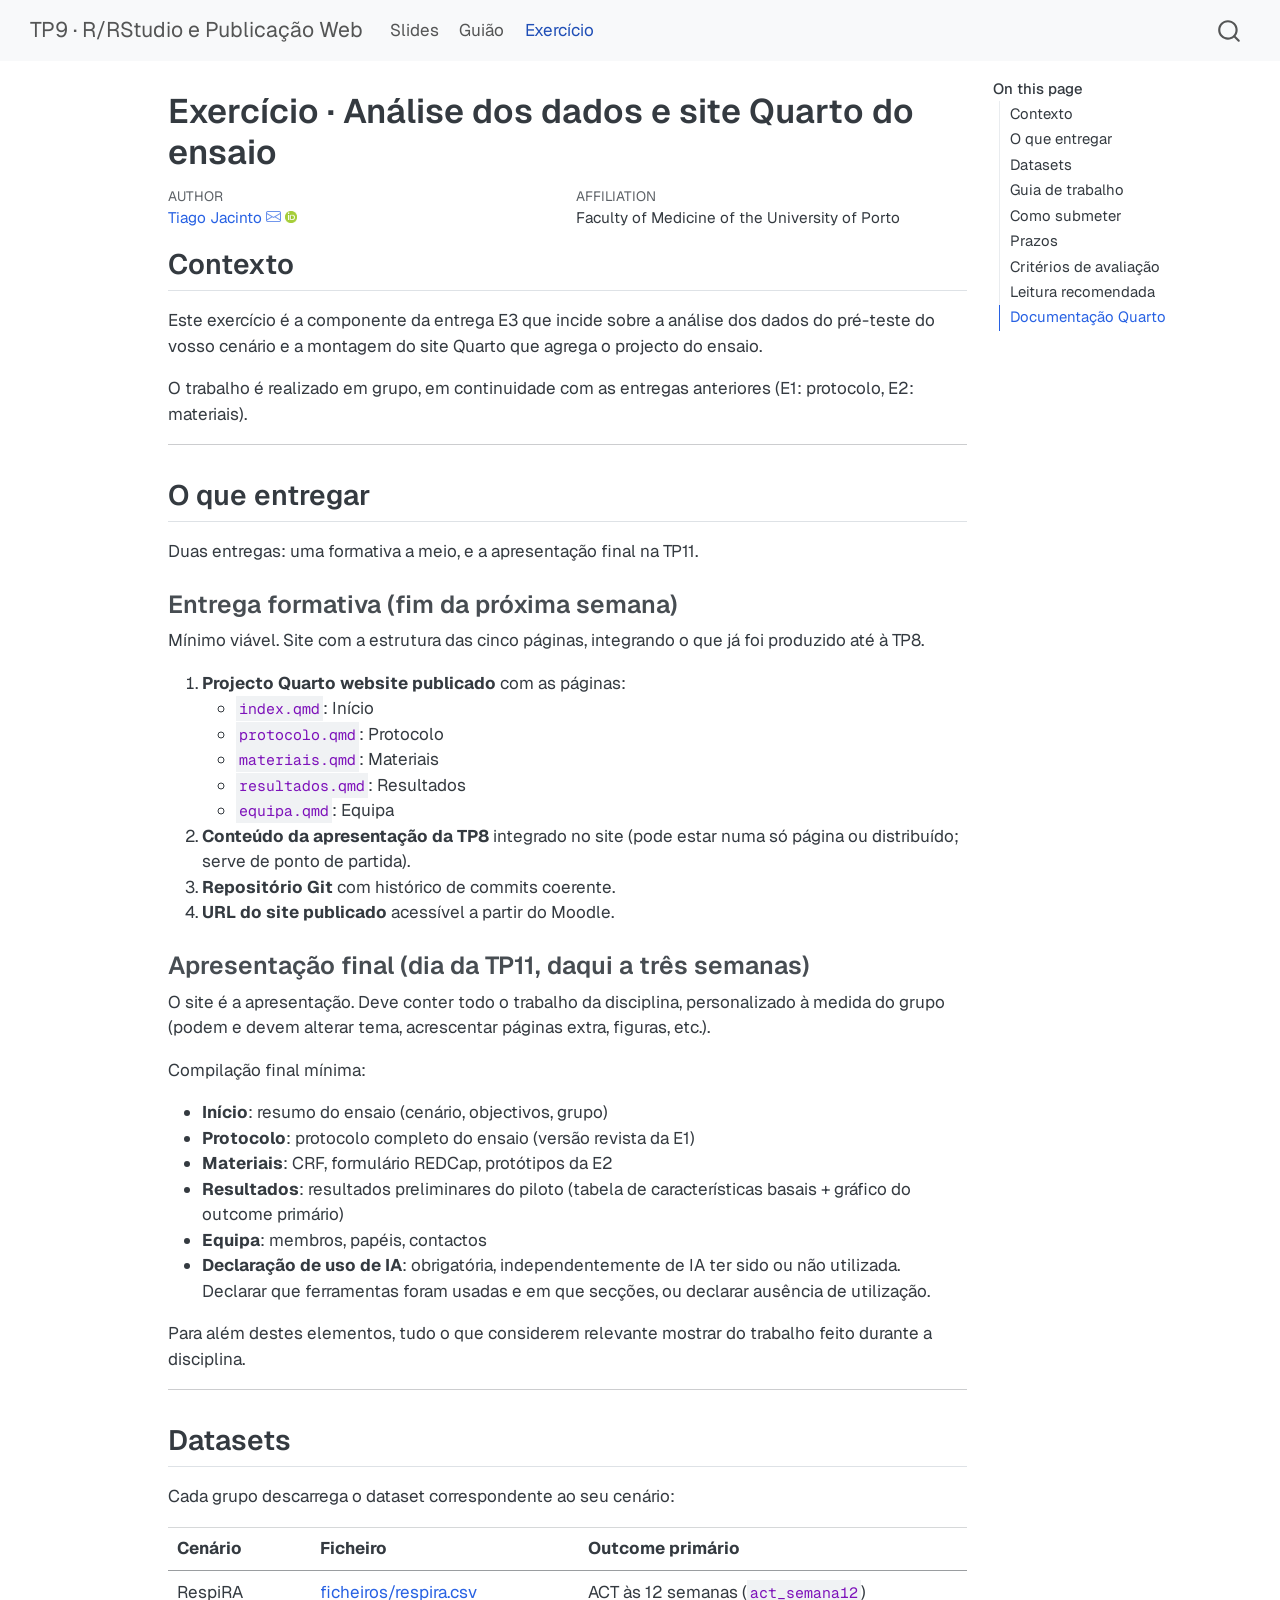
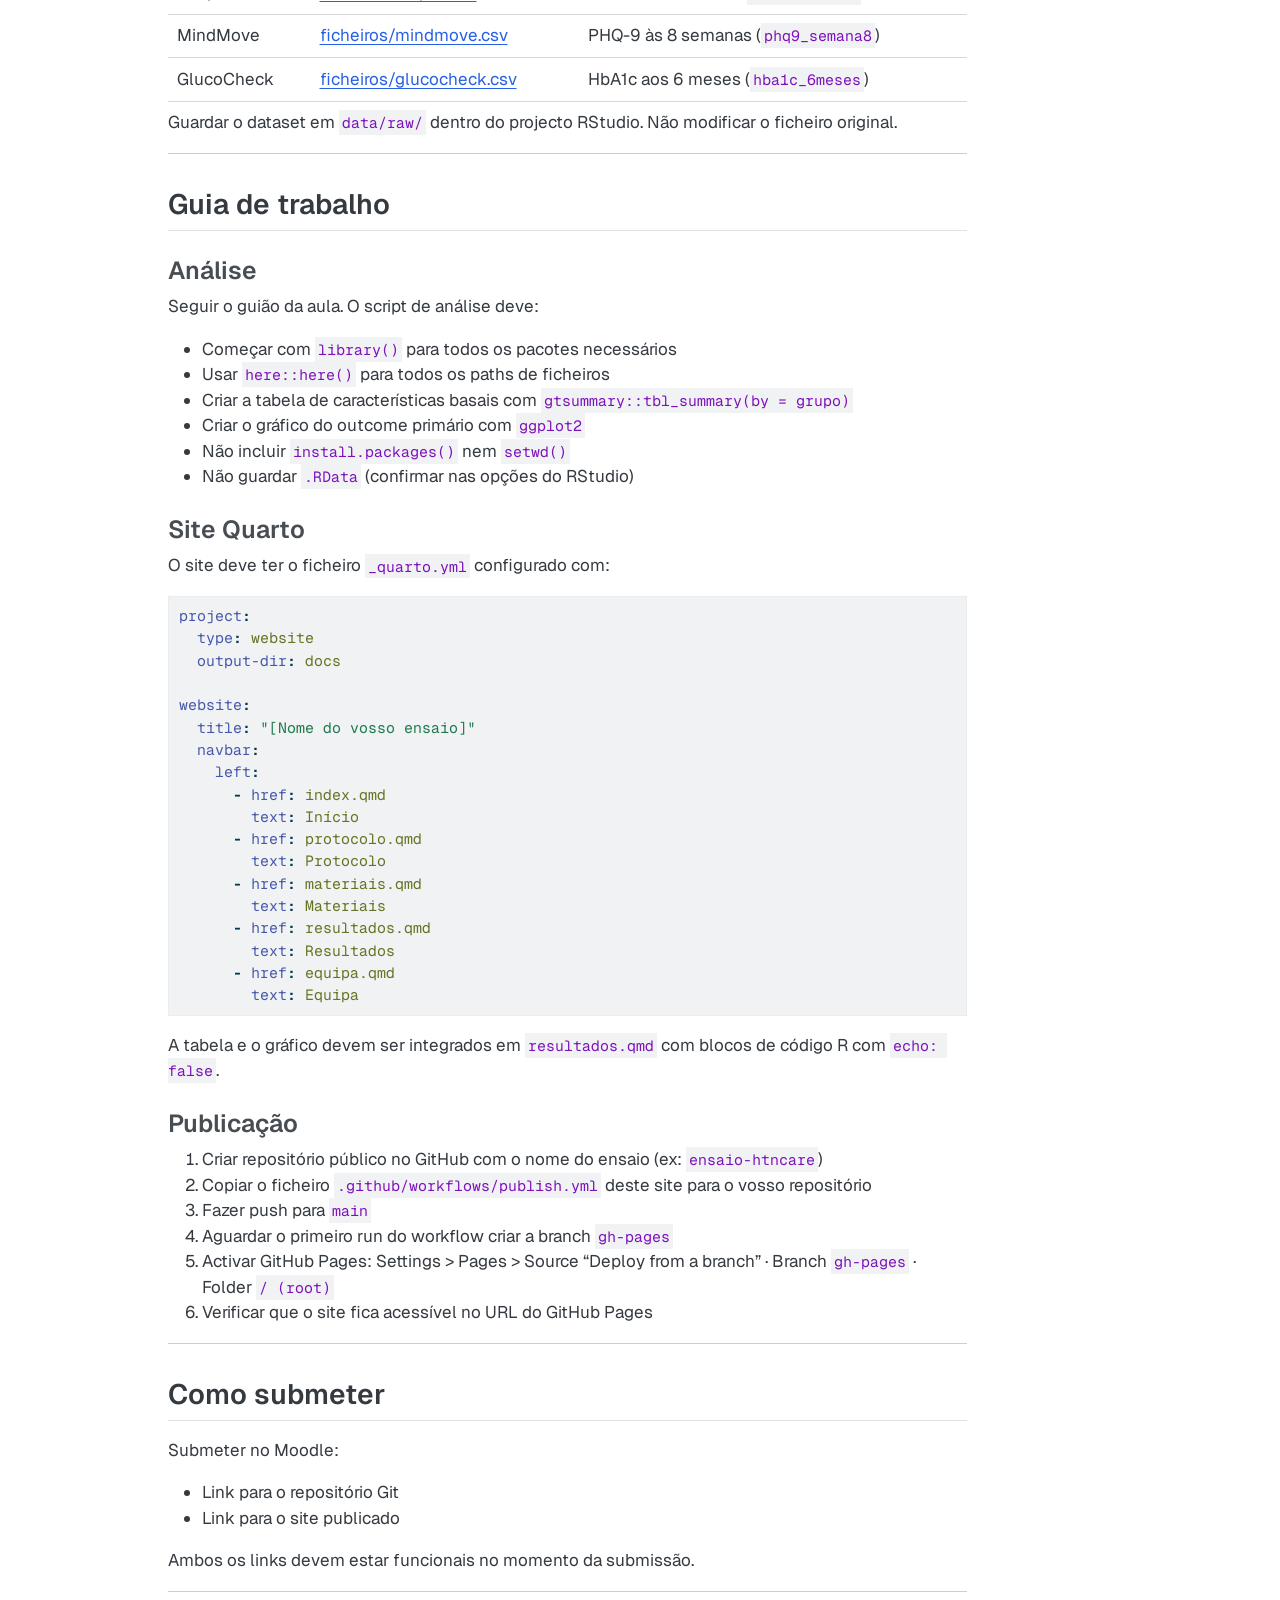
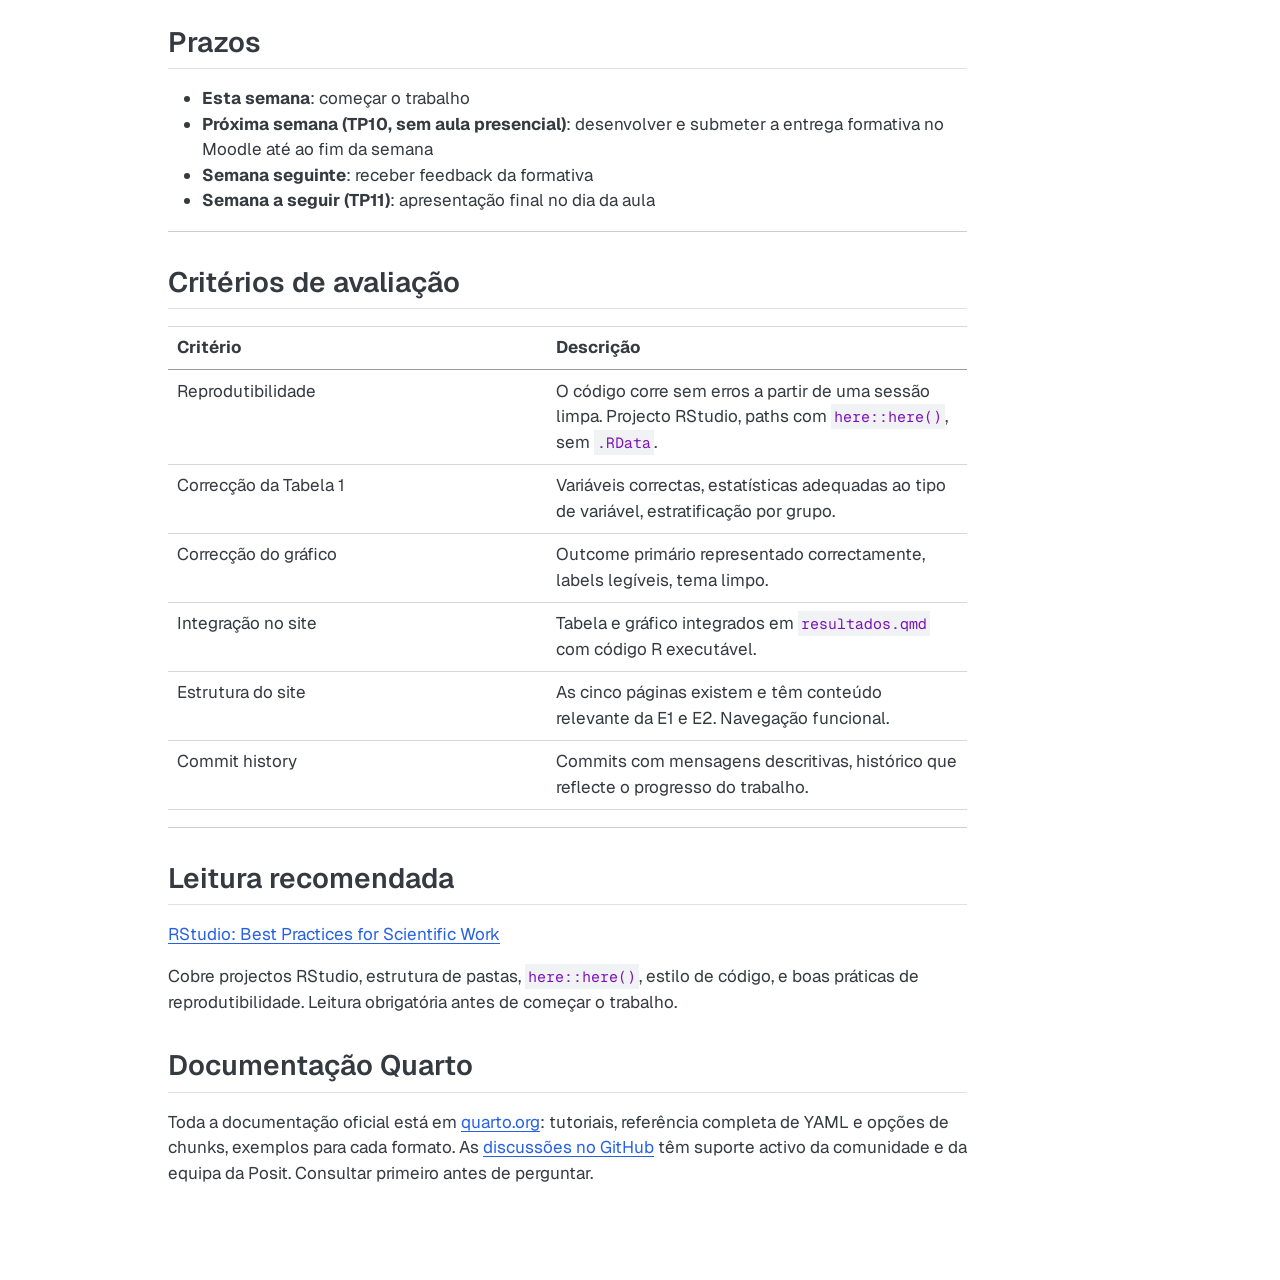
<file: exercicio.html>
<!DOCTYPE html>
<html xmlns="http://www.w3.org/1999/xhtml" lang="en" xml:lang="en"><head>

<meta charset="utf-8">
<meta name="generator" content="quarto-1.9.37">

<meta name="viewport" content="width=device-width, initial-scale=1.0, user-scalable=yes">

<meta name="author" content="Tiago Jacinto">

<title>Exercício · Análise dos dados e site Quarto do ensaio – TP9 · R/RStudio e Publicação Web</title>
<style>
/* Default styles provided by pandoc.
** See https://pandoc.org/MANUAL.html#variables-for-html for config info.
*/
code{white-space: pre-wrap;}
span.smallcaps{font-variant: small-caps;}
div.columns{display: flex; gap: min(4vw, 1.5em);}
div.column{flex: auto; overflow-x: auto;}
div.hanging-indent{margin-left: 1.5em; text-indent: -1.5em;}
ul.task-list{list-style: none;}
ul.task-list li input[type="checkbox"] {
  width: 0.8em;
  margin: 0 0.8em 0.2em -1em; /* quarto-specific, see https://github.com/quarto-dev/quarto-cli/issues/4556 */ 
  vertical-align: middle;
}
/* CSS for syntax highlighting */
html { -webkit-text-size-adjust: 100%; }
pre > code.sourceCode { white-space: pre; position: relative; }
pre > code.sourceCode > span { display: inline-block; line-height: 1.25; }
pre > code.sourceCode > span:empty { height: 1.2em; }
.sourceCode { overflow: visible; }
code.sourceCode > span { color: inherit; text-decoration: inherit; }
div.sourceCode { margin: 1em 0; }
pre.sourceCode { margin: 0; }
@media screen {
div.sourceCode { overflow: auto; }
}
@media print {
pre > code.sourceCode { white-space: pre-wrap; }
pre > code.sourceCode > span { text-indent: -5em; padding-left: 5em; }
}
pre.numberSource code
  { counter-reset: source-line 0; }
pre.numberSource code > span
  { position: relative; left: -4em; counter-increment: source-line; }
pre.numberSource code > span > a:first-child::before
  { content: counter(source-line);
    position: relative; left: -1em; text-align: right; vertical-align: baseline;
    border: none; display: inline-block;
    -webkit-touch-callout: none; -webkit-user-select: none;
    -khtml-user-select: none; -moz-user-select: none;
    -ms-user-select: none; user-select: none;
    padding: 0 4px; width: 4em;
  }
pre.numberSource { margin-left: 3em;  padding-left: 4px; }
div.sourceCode
  {   }
@media screen {
pre > code.sourceCode > span > a:first-child::before { text-decoration: underline; }
}
</style>


<script src="site_libs/quarto-nav/quarto-nav.js"></script>
<script src="site_libs/quarto-nav/headroom.min.js"></script>
<script src="site_libs/clipboard/clipboard.min.js"></script>
<script src="site_libs/quarto-search/autocomplete.umd.js"></script>
<script src="site_libs/quarto-search/fuse.min.js"></script>
<script src="site_libs/quarto-search/quarto-search.js"></script>
<meta name="quarto:offset" content="./">
<script src="site_libs/quarto-html/quarto.js" type="module"></script>
<script src="site_libs/quarto-html/tabsets/tabsets.js" type="module"></script>
<script src="site_libs/quarto-html/popper.min.js"></script>
<script src="site_libs/quarto-html/tippy.umd.min.js"></script>
<script src="site_libs/quarto-html/anchor.min.js"></script>
<link href="site_libs/quarto-html/tippy.css" rel="stylesheet">
<link href="site_libs/quarto-html/quarto-syntax-highlighting-7f8f88aac4f3542376d5c11b86a4c14d.css" rel="stylesheet" id="quarto-text-highlighting-styles">
<script src="site_libs/bootstrap/bootstrap.min.js"></script>
<link href="site_libs/bootstrap/bootstrap-icons.css" rel="stylesheet">
<link href="site_libs/bootstrap/bootstrap-4897d45d2f75ed4f519693be625836c5.min.css" rel="stylesheet" append-hash="true" id="quarto-bootstrap" data-mode="light">
<script id="quarto-search-options" type="application/json">{
  "location": "navbar",
  "copy-button": false,
  "collapse-after": 3,
  "panel-placement": "end",
  "type": "overlay",
  "limit": 50,
  "keyboard-shortcut": [
    "f",
    "/",
    "s"
  ],
  "show-item-context": false,
  "language": {
    "search-no-results-text": "No results",
    "search-matching-documents-text": "matching documents",
    "search-copy-link-title": "Copy link to search",
    "search-hide-matches-text": "Hide additional matches",
    "search-more-match-text": "more match in this document",
    "search-more-matches-text": "more matches in this document",
    "search-clear-button-title": "Clear",
    "search-text-placeholder": "",
    "search-detached-cancel-button-title": "Cancel",
    "search-submit-button-title": "Submit",
    "search-label": "Search"
  }
}</script>


<link rel="stylesheet" href="custom.css">
</head>

<body class="nav-fixed quarto-light">

<div id="quarto-search-results"></div>
  <header id="quarto-header" class="headroom fixed-top">
    <nav class="navbar navbar-expand-lg " data-bs-theme="dark">
      <div class="navbar-container container-fluid">
      <div class="navbar-brand-container mx-auto">
    <a class="navbar-brand" href="./index.html">
    <span class="navbar-title">TP9 · R/RStudio e Publicação Web</span>
    </a>
  </div>
            <div id="quarto-search" class="" title="Search"></div>
          <button class="navbar-toggler" type="button" data-bs-toggle="collapse" data-bs-target="#navbarCollapse" aria-controls="navbarCollapse" role="menu" aria-expanded="false" aria-label="Toggle navigation" onclick="if (window.quartoToggleHeadroom) { window.quartoToggleHeadroom(); }">
  <span class="navbar-toggler-icon"></span>
</button>
          <div class="collapse navbar-collapse" id="navbarCollapse">
            <ul class="navbar-nav navbar-nav-scroll me-auto">
  <li class="nav-item">
    <a class="nav-link" href="./index.html"> 
<span class="menu-text">Slides</span></a>
  </li>  
  <li class="nav-item">
    <a class="nav-link" href="./guiao.html"> 
<span class="menu-text">Guião</span></a>
  </li>  
  <li class="nav-item">
    <a class="nav-link active" href="./exercicio.html" aria-current="page"> 
<span class="menu-text">Exercício</span></a>
  </li>  
</ul>
          </div> <!-- /navcollapse -->
            <div class="quarto-navbar-tools">
</div>
      </div> <!-- /container-fluid -->
    </nav>
</header>
<!-- content -->
<div id="quarto-content" class="quarto-container page-columns page-rows-contents page-layout-article page-navbar">
<!-- sidebar -->
<!-- margin-sidebar -->
    <div id="quarto-margin-sidebar" class="sidebar margin-sidebar">
        <nav id="TOC" role="doc-toc" class="toc-active">
    <h2 id="toc-title">On this page</h2>
   
  <ul>
  <li><a href="#contexto" id="toc-contexto" class="nav-link active" data-scroll-target="#contexto">Contexto</a></li>
  <li><a href="#o-que-entregar" id="toc-o-que-entregar" class="nav-link" data-scroll-target="#o-que-entregar">O que entregar</a>
  <ul class="collapse">
  <li><a href="#entrega-formativa-fim-da-próxima-semana" id="toc-entrega-formativa-fim-da-próxima-semana" class="nav-link" data-scroll-target="#entrega-formativa-fim-da-próxima-semana">Entrega formativa (fim da próxima semana)</a></li>
  <li><a href="#apresentação-final-dia-da-tp11-daqui-a-três-semanas" id="toc-apresentação-final-dia-da-tp11-daqui-a-três-semanas" class="nav-link" data-scroll-target="#apresentação-final-dia-da-tp11-daqui-a-três-semanas">Apresentação final (dia da TP11, daqui a três semanas)</a></li>
  </ul></li>
  <li><a href="#datasets" id="toc-datasets" class="nav-link" data-scroll-target="#datasets">Datasets</a></li>
  <li><a href="#guia-de-trabalho" id="toc-guia-de-trabalho" class="nav-link" data-scroll-target="#guia-de-trabalho">Guia de trabalho</a>
  <ul class="collapse">
  <li><a href="#análise" id="toc-análise" class="nav-link" data-scroll-target="#análise">Análise</a></li>
  <li><a href="#site-quarto" id="toc-site-quarto" class="nav-link" data-scroll-target="#site-quarto">Site Quarto</a></li>
  <li><a href="#publicação" id="toc-publicação" class="nav-link" data-scroll-target="#publicação">Publicação</a></li>
  </ul></li>
  <li><a href="#como-submeter" id="toc-como-submeter" class="nav-link" data-scroll-target="#como-submeter">Como submeter</a></li>
  <li><a href="#prazos" id="toc-prazos" class="nav-link" data-scroll-target="#prazos">Prazos</a></li>
  <li><a href="#critérios-de-avaliação" id="toc-critérios-de-avaliação" class="nav-link" data-scroll-target="#critérios-de-avaliação">Critérios de avaliação</a></li>
  <li><a href="#leitura-recomendada" id="toc-leitura-recomendada" class="nav-link" data-scroll-target="#leitura-recomendada">Leitura recomendada</a></li>
  <li><a href="#documentação-quarto" id="toc-documentação-quarto" class="nav-link" data-scroll-target="#documentação-quarto">Documentação Quarto</a></li>
  </ul>
</nav>
    </div>
<!-- main -->
<main class="content" id="quarto-document-content">

<header id="title-block-header" class="quarto-title-block default">
<div class="quarto-title">
<h1 class="title">Exercício · Análise dos dados e site Quarto do ensaio</h1>
</div>


<div class="quarto-title-meta-author">
  <div class="quarto-title-meta-heading">Author</div>
  <div class="quarto-title-meta-heading">Affiliation</div>
  
    <div class="quarto-title-meta-contents">
    <p class="author"><a href="https://tiagojct.eu">Tiago Jacinto</a> <a href="mailto:tiagojacinto@med.up.pt" class="quarto-title-author-email"><i class="bi bi-envelope"></i></a> <a href="https://orcid.org/0000-0002-7897-1101" class="quarto-title-author-orcid"> <img src="[data-uri]"></a></p>
  </div>
  <div class="quarto-title-meta-contents">
        <p class="affiliation">
            Faculty of Medicine of the University of Porto
          </p>
      </div>
  </div>

<div class="quarto-title-meta">

      
  
    
  </div>
  


</header>


<section id="contexto" class="level2">
<h2 class="anchored" data-anchor-id="contexto">Contexto</h2>
<p>Este exercício é a componente da entrega E3 que incide sobre a análise dos dados do pré-teste do vosso cenário e a montagem do site Quarto que agrega o projecto do ensaio.</p>
<p>O trabalho é realizado em grupo, em continuidade com as entregas anteriores (E1: protocolo, E2: materiais).</p>
<hr>
</section>
<section id="o-que-entregar" class="level2">
<h2 class="anchored" data-anchor-id="o-que-entregar">O que entregar</h2>
<p>Duas entregas: uma formativa a meio, e a apresentação final na TP11.</p>
<section id="entrega-formativa-fim-da-próxima-semana" class="level3">
<h3 class="anchored" data-anchor-id="entrega-formativa-fim-da-próxima-semana">Entrega formativa (fim da próxima semana)</h3>
<p>Mínimo viável. Site com a estrutura das cinco páginas, integrando o que já foi produzido até à TP8.</p>
<ol type="1">
<li><strong>Projecto Quarto website publicado</strong> com as páginas:
<ul>
<li><code>index.qmd</code>: Início</li>
<li><code>protocolo.qmd</code>: Protocolo</li>
<li><code>materiais.qmd</code>: Materiais</li>
<li><code>resultados.qmd</code>: Resultados</li>
<li><code>equipa.qmd</code>: Equipa</li>
</ul></li>
<li><strong>Conteúdo da apresentação da TP8</strong> integrado no site (pode estar numa só página ou distribuído; serve de ponto de partida).</li>
<li><strong>Repositório Git</strong> com histórico de commits coerente.</li>
<li><strong>URL do site publicado</strong> acessível a partir do Moodle.</li>
</ol>
</section>
<section id="apresentação-final-dia-da-tp11-daqui-a-três-semanas" class="level3">
<h3 class="anchored" data-anchor-id="apresentação-final-dia-da-tp11-daqui-a-três-semanas">Apresentação final (dia da TP11, daqui a três semanas)</h3>
<p>O site é a apresentação. Deve conter todo o trabalho da disciplina, personalizado à medida do grupo (podem e devem alterar tema, acrescentar páginas extra, figuras, etc.).</p>
<p>Compilação final mínima:</p>
<ul>
<li><strong>Início</strong>: resumo do ensaio (cenário, objectivos, grupo)</li>
<li><strong>Protocolo</strong>: protocolo completo do ensaio (versão revista da E1)</li>
<li><strong>Materiais</strong>: CRF, formulário REDCap, protótipos da E2</li>
<li><strong>Resultados</strong>: resultados preliminares do piloto (tabela de características basais + gráfico do outcome primário)</li>
<li><strong>Equipa</strong>: membros, papéis, contactos</li>
<li><strong>Declaração de uso de IA</strong>: obrigatória, independentemente de IA ter sido ou não utilizada. Declarar que ferramentas foram usadas e em que secções, ou declarar ausência de utilização.</li>
</ul>
<p>Para além destes elementos, tudo o que considerem relevante mostrar do trabalho feito durante a disciplina.</p>
<hr>
</section>
</section>
<section id="datasets" class="level2">
<h2 class="anchored" data-anchor-id="datasets">Datasets</h2>
<p>Cada grupo descarrega o dataset correspondente ao seu cenário:</p>
<table class="caption-top table">
<thead>
<tr class="header">
<th>Cenário</th>
<th>Ficheiro</th>
<th>Outcome primário</th>
</tr>
</thead>
<tbody>
<tr class="odd">
<td>RespiRA</td>
<td><a href="ficheiros/respira.csv">ficheiros/respira.csv</a></td>
<td>ACT às 12 semanas (<code>act_semana12</code>)</td>
</tr>
<tr class="even">
<td>MindMove</td>
<td><a href="ficheiros/mindmove.csv">ficheiros/mindmove.csv</a></td>
<td>PHQ-9 às 8 semanas (<code>phq9_semana8</code>)</td>
</tr>
<tr class="odd">
<td>GlucoCheck</td>
<td><a href="ficheiros/glucocheck.csv">ficheiros/glucocheck.csv</a></td>
<td>HbA1c aos 6 meses (<code>hba1c_6meses</code>)</td>
</tr>
</tbody>
</table>
<p>Guardar o dataset em <code>data/raw/</code> dentro do projecto RStudio. Não modificar o ficheiro original.</p>
<hr>
</section>
<section id="guia-de-trabalho" class="level2">
<h2 class="anchored" data-anchor-id="guia-de-trabalho">Guia de trabalho</h2>
<section id="análise" class="level3">
<h3 class="anchored" data-anchor-id="análise">Análise</h3>
<p>Seguir o guião da aula. O script de análise deve:</p>
<ul>
<li>Começar com <code>library()</code> para todos os pacotes necessários</li>
<li>Usar <code>here::here()</code> para todos os paths de ficheiros</li>
<li>Criar a tabela de características basais com <code>gtsummary::tbl_summary(by = grupo)</code></li>
<li>Criar o gráfico do outcome primário com <code>ggplot2</code></li>
<li>Não incluir <code>install.packages()</code> nem <code>setwd()</code></li>
<li>Não guardar <code>.RData</code> (confirmar nas opções do RStudio)</li>
</ul>
</section>
<section id="site-quarto" class="level3">
<h3 class="anchored" data-anchor-id="site-quarto">Site Quarto</h3>
<p>O site deve ter o ficheiro <code>_quarto.yml</code> configurado com:</p>
<div class="code-copy-outer-scaffold"><div class="sourceCode" id="cb1"><pre class="sourceCode yaml code-with-copy"><code class="sourceCode yaml"><span id="cb1-1"><a href="#cb1-1" aria-hidden="true" tabindex="-1"></a><span class="fu">project</span><span class="kw">:</span></span>
<span id="cb1-2"><a href="#cb1-2" aria-hidden="true" tabindex="-1"></a><span class="at">  </span><span class="fu">type</span><span class="kw">:</span><span class="at"> website</span></span>
<span id="cb1-3"><a href="#cb1-3" aria-hidden="true" tabindex="-1"></a><span class="at">  </span><span class="fu">output-dir</span><span class="kw">:</span><span class="at"> docs</span></span>
<span id="cb1-4"><a href="#cb1-4" aria-hidden="true" tabindex="-1"></a></span>
<span id="cb1-5"><a href="#cb1-5" aria-hidden="true" tabindex="-1"></a><span class="fu">website</span><span class="kw">:</span></span>
<span id="cb1-6"><a href="#cb1-6" aria-hidden="true" tabindex="-1"></a><span class="at">  </span><span class="fu">title</span><span class="kw">:</span><span class="at"> </span><span class="st">"[Nome do vosso ensaio]"</span></span>
<span id="cb1-7"><a href="#cb1-7" aria-hidden="true" tabindex="-1"></a><span class="at">  </span><span class="fu">navbar</span><span class="kw">:</span></span>
<span id="cb1-8"><a href="#cb1-8" aria-hidden="true" tabindex="-1"></a><span class="at">    </span><span class="fu">left</span><span class="kw">:</span></span>
<span id="cb1-9"><a href="#cb1-9" aria-hidden="true" tabindex="-1"></a><span class="at">      </span><span class="kw">-</span><span class="at"> </span><span class="fu">href</span><span class="kw">:</span><span class="at"> index.qmd</span></span>
<span id="cb1-10"><a href="#cb1-10" aria-hidden="true" tabindex="-1"></a><span class="at">        </span><span class="fu">text</span><span class="kw">:</span><span class="at"> Início</span></span>
<span id="cb1-11"><a href="#cb1-11" aria-hidden="true" tabindex="-1"></a><span class="at">      </span><span class="kw">-</span><span class="at"> </span><span class="fu">href</span><span class="kw">:</span><span class="at"> protocolo.qmd</span></span>
<span id="cb1-12"><a href="#cb1-12" aria-hidden="true" tabindex="-1"></a><span class="at">        </span><span class="fu">text</span><span class="kw">:</span><span class="at"> Protocolo</span></span>
<span id="cb1-13"><a href="#cb1-13" aria-hidden="true" tabindex="-1"></a><span class="at">      </span><span class="kw">-</span><span class="at"> </span><span class="fu">href</span><span class="kw">:</span><span class="at"> materiais.qmd</span></span>
<span id="cb1-14"><a href="#cb1-14" aria-hidden="true" tabindex="-1"></a><span class="at">        </span><span class="fu">text</span><span class="kw">:</span><span class="at"> Materiais</span></span>
<span id="cb1-15"><a href="#cb1-15" aria-hidden="true" tabindex="-1"></a><span class="at">      </span><span class="kw">-</span><span class="at"> </span><span class="fu">href</span><span class="kw">:</span><span class="at"> resultados.qmd</span></span>
<span id="cb1-16"><a href="#cb1-16" aria-hidden="true" tabindex="-1"></a><span class="at">        </span><span class="fu">text</span><span class="kw">:</span><span class="at"> Resultados</span></span>
<span id="cb1-17"><a href="#cb1-17" aria-hidden="true" tabindex="-1"></a><span class="at">      </span><span class="kw">-</span><span class="at"> </span><span class="fu">href</span><span class="kw">:</span><span class="at"> equipa.qmd</span></span>
<span id="cb1-18"><a href="#cb1-18" aria-hidden="true" tabindex="-1"></a><span class="at">        </span><span class="fu">text</span><span class="kw">:</span><span class="at"> Equipa</span></span></code></pre></div><button title="Copy to Clipboard" class="code-copy-button"><i class="bi"></i></button></div>
<p>A tabela e o gráfico devem ser integrados em <code>resultados.qmd</code> com blocos de código R com <code>echo: false</code>.</p>
</section>
<section id="publicação" class="level3">
<h3 class="anchored" data-anchor-id="publicação">Publicação</h3>
<ol type="1">
<li>Criar repositório público no GitHub com o nome do ensaio (ex: <code>ensaio-htncare</code>)</li>
<li>Copiar o ficheiro <code>.github/workflows/publish.yml</code> deste site para o vosso repositório</li>
<li>Fazer push para <code>main</code></li>
<li>Aguardar o primeiro run do workflow criar a branch <code>gh-pages</code></li>
<li>Activar GitHub Pages: Settings &gt; Pages &gt; Source “Deploy from a branch” · Branch <code>gh-pages</code> · Folder <code>/ (root)</code></li>
<li>Verificar que o site fica acessível no URL do GitHub Pages</li>
</ol>
<hr>
</section>
</section>
<section id="como-submeter" class="level2">
<h2 class="anchored" data-anchor-id="como-submeter">Como submeter</h2>
<p>Submeter no Moodle:</p>
<ul>
<li>Link para o repositório Git</li>
<li>Link para o site publicado</li>
</ul>
<p>Ambos os links devem estar funcionais no momento da submissão.</p>
<hr>
</section>
<section id="prazos" class="level2">
<h2 class="anchored" data-anchor-id="prazos">Prazos</h2>
<ul>
<li><strong>Esta semana</strong>: começar o trabalho</li>
<li><strong>Próxima semana (TP10, sem aula presencial)</strong>: desenvolver e submeter a entrega formativa no Moodle até ao fim da semana</li>
<li><strong>Semana seguinte</strong>: receber feedback da formativa</li>
<li><strong>Semana a seguir (TP11)</strong>: apresentação final no dia da aula</li>
</ul>
<hr>
</section>
<section id="critérios-de-avaliação" class="level2">
<h2 class="anchored" data-anchor-id="critérios-de-avaliação">Critérios de avaliação</h2>
<table class="caption-top table">
<colgroup>
<col style="width: 47%">
<col style="width: 52%">
</colgroup>
<thead>
<tr class="header">
<th>Critério</th>
<th>Descrição</th>
</tr>
</thead>
<tbody>
<tr class="odd">
<td>Reprodutibilidade</td>
<td>O código corre sem erros a partir de uma sessão limpa. Projecto RStudio, paths com <code>here::here()</code>, sem <code>.RData</code>.</td>
</tr>
<tr class="even">
<td>Correcção da Tabela 1</td>
<td>Variáveis correctas, estatísticas adequadas ao tipo de variável, estratificação por grupo.</td>
</tr>
<tr class="odd">
<td>Correcção do gráfico</td>
<td>Outcome primário representado correctamente, labels legíveis, tema limpo.</td>
</tr>
<tr class="even">
<td>Integração no site</td>
<td>Tabela e gráfico integrados em <code>resultados.qmd</code> com código R executável.</td>
</tr>
<tr class="odd">
<td>Estrutura do site</td>
<td>As cinco páginas existem e têm conteúdo relevante da E1 e E2. Navegação funcional.</td>
</tr>
<tr class="even">
<td>Commit history</td>
<td>Commits com mensagens descritivas, histórico que reflecte o progresso do trabalho.</td>
</tr>
</tbody>
</table>
<hr>
</section>
<section id="leitura-recomendada" class="level2">
<h2 class="anchored" data-anchor-id="leitura-recomendada">Leitura recomendada</h2>
<p><a href="https://tiagojct.eu/notes/rst-bp/">RStudio: Best Practices for Scientific Work</a></p>
<p>Cobre projectos RStudio, estrutura de pastas, <code>here::here()</code>, estilo de código, e boas práticas de reprodutibilidade. Leitura obrigatória antes de começar o trabalho.</p>
</section>
<section id="documentação-quarto" class="level2">
<h2 class="anchored" data-anchor-id="documentação-quarto">Documentação Quarto</h2>
<p>Toda a documentação oficial está em <a href="https://quarto.org/">quarto.org</a>: tutoriais, referência completa de YAML e opções de chunks, exemplos para cada formato. As <a href="https://github.com/quarto-dev/quarto-cli/discussions">discussões no GitHub</a> têm suporte activo da comunidade e da equipa da Posit. Consultar primeiro antes de perguntar.</p>


</section>

</main> <!-- /main -->
<script id="quarto-html-after-body" type="application/javascript">
  window.document.addEventListener("DOMContentLoaded", function (event) {
    const icon = "";
    const anchorJS = new window.AnchorJS();
    anchorJS.options = {
      placement: 'right',
      icon: icon
    };
    anchorJS.add('.anchored');
    const isCodeAnnotation = (el) => {
      for (const clz of el.classList) {
        if (clz.startsWith('code-annotation-')) {                     
          return true;
        }
      }
      return false;
    }
    const onCopySuccess = function(e) {
      // button target
      const button = e.trigger;
      // don't keep focus
      button.blur();
      // flash "checked"
      button.classList.add('code-copy-button-checked');
      var currentTitle = button.getAttribute("title");
      button.setAttribute("title", "Copied!");
      let tooltip;
      if (window.bootstrap) {
        button.setAttribute("data-bs-toggle", "tooltip");
        button.setAttribute("data-bs-placement", "left");
        button.setAttribute("data-bs-title", "Copied!");
        tooltip = new bootstrap.Tooltip(button, 
          { trigger: "manual", 
            customClass: "code-copy-button-tooltip",
            offset: [0, -8]});
        tooltip.show();    
      }
      setTimeout(function() {
        if (tooltip) {
          tooltip.hide();
          button.removeAttribute("data-bs-title");
          button.removeAttribute("data-bs-toggle");
          button.removeAttribute("data-bs-placement");
        }
        button.setAttribute("title", currentTitle);
        button.classList.remove('code-copy-button-checked');
      }, 1000);
      // clear code selection
      e.clearSelection();
    }
    const getTextToCopy = function(trigger) {
      const outerScaffold = trigger.parentElement.cloneNode(true);
      const codeEl = outerScaffold.querySelector('code');
      for (const childEl of codeEl.children) {
        if (isCodeAnnotation(childEl)) {
          childEl.remove();
        }
      }
      return codeEl.innerText;
    }
    const clipboard = new window.ClipboardJS('.code-copy-button:not([data-in-quarto-modal])', {
      text: getTextToCopy
    });
    clipboard.on('success', onCopySuccess);
    if (window.document.getElementById('quarto-embedded-source-code-modal')) {
      const clipboardModal = new window.ClipboardJS('.code-copy-button[data-in-quarto-modal]', {
        text: getTextToCopy,
        container: window.document.getElementById('quarto-embedded-source-code-modal')
      });
      clipboardModal.on('success', onCopySuccess);
    }
      var localhostRegex = new RegExp(/^(?:http|https):\/\/localhost\:?[0-9]*\//);
      var mailtoRegex = new RegExp(/^mailto:/);
        var filterRegex = new RegExp("https:\/\/SauDInoB\.github\.io\/fp2525-tp9\/");
      var isInternal = (href) => {
          return filterRegex.test(href) || localhostRegex.test(href) || mailtoRegex.test(href);
      }
      // Inspect non-navigation links and adorn them if external
     var links = window.document.querySelectorAll('a[href]:not(.nav-link):not(.navbar-brand):not(.toc-action):not(.sidebar-link):not(.sidebar-item-toggle):not(.pagination-link):not(.no-external):not([aria-hidden]):not(.dropdown-item):not(.quarto-navigation-tool):not(.about-link)');
      for (var i=0; i<links.length; i++) {
        const link = links[i];
        if (!isInternal(link.href)) {
          // undo the damage that might have been done by quarto-nav.js in the case of
          // links that we want to consider external
          if (link.dataset.originalHref !== undefined) {
            link.href = link.dataset.originalHref;
          }
        }
      }
    function tippyHover(el, contentFn, onTriggerFn, onUntriggerFn) {
      const config = {
        allowHTML: true,
        maxWidth: 500,
        delay: 100,
        arrow: false,
        appendTo: function(el) {
            return el.parentElement;
        },
        interactive: true,
        interactiveBorder: 10,
        theme: 'quarto',
        placement: 'bottom-start',
      };
      if (contentFn) {
        config.content = contentFn;
      }
      if (onTriggerFn) {
        config.onTrigger = onTriggerFn;
      }
      if (onUntriggerFn) {
        config.onUntrigger = onUntriggerFn;
      }
      window.tippy(el, config); 
    }
    const noterefs = window.document.querySelectorAll('a[role="doc-noteref"]');
    for (var i=0; i<noterefs.length; i++) {
      const ref = noterefs[i];
      tippyHover(ref, function() {
        // use id or data attribute instead here
        let href = ref.getAttribute('data-footnote-href') || ref.getAttribute('href');
        try { href = new URL(href).hash; } catch {}
        const id = href.replace(/^#\/?/, "");
        const note = window.document.getElementById(id);
        if (note) {
          return note.innerHTML;
        } else {
          return "";
        }
      });
    }
    const xrefs = window.document.querySelectorAll('a.quarto-xref');
    const processXRef = (id, note) => {
      // Strip column container classes
      const stripColumnClz = (el) => {
        el.classList.remove("page-full", "page-columns");
        if (el.children) {
          for (const child of el.children) {
            stripColumnClz(child);
          }
        }
      }
      stripColumnClz(note)
      if (id === null || id.startsWith('sec-')) {
        // Special case sections, only their first couple elements
        const container = document.createElement("div");
        if (note.children && note.children.length > 2) {
          container.appendChild(note.children[0].cloneNode(true));
          for (let i = 1; i < note.children.length; i++) {
            const child = note.children[i];
            if (child.tagName === "P" && child.innerText === "") {
              continue;
            } else {
              container.appendChild(child.cloneNode(true));
              break;
            }
          }
          if (window.Quarto?.typesetMath) {
            window.Quarto.typesetMath(container);
          }
          return container.innerHTML
        } else {
          if (window.Quarto?.typesetMath) {
            window.Quarto.typesetMath(note);
          }
          return note.innerHTML;
        }
      } else {
        // Remove any anchor links if they are present
        const anchorLink = note.querySelector('a.anchorjs-link');
        if (anchorLink) {
          anchorLink.remove();
        }
        if (window.Quarto?.typesetMath) {
          window.Quarto.typesetMath(note);
        }
        if (note.classList.contains("callout")) {
          return note.outerHTML;
        } else {
          return note.innerHTML;
        }
      }
    }
    for (var i=0; i<xrefs.length; i++) {
      const xref = xrefs[i];
      tippyHover(xref, undefined, function(instance) {
        instance.disable();
        let url = xref.getAttribute('href');
        let hash = undefined; 
        if (url.startsWith('#')) {
          hash = url;
        } else {
          try { hash = new URL(url).hash; } catch {}
        }
        if (hash) {
          const id = hash.replace(/^#\/?/, "");
          const note = window.document.getElementById(id);
          if (note !== null) {
            try {
              const html = processXRef(id, note.cloneNode(true));
              instance.setContent(html);
            } finally {
              instance.enable();
              instance.show();
            }
          } else {
            // See if we can fetch this
            fetch(url.split('#')[0])
            .then(res => res.text())
            .then(html => {
              const parser = new DOMParser();
              const htmlDoc = parser.parseFromString(html, "text/html");
              const note = htmlDoc.getElementById(id);
              if (note !== null) {
                const html = processXRef(id, note);
                instance.setContent(html);
              } 
            }).finally(() => {
              instance.enable();
              instance.show();
            });
          }
        } else {
          // See if we can fetch a full url (with no hash to target)
          // This is a special case and we should probably do some content thinning / targeting
          fetch(url)
          .then(res => res.text())
          .then(html => {
            const parser = new DOMParser();
            const htmlDoc = parser.parseFromString(html, "text/html");
            const note = htmlDoc.querySelector('main.content');
            if (note !== null) {
              // This should only happen for chapter cross references
              // (since there is no id in the URL)
              // remove the first header
              if (note.children.length > 0 && note.children[0].tagName === "HEADER") {
                note.children[0].remove();
              }
              const html = processXRef(null, note);
              instance.setContent(html);
            } 
          }).finally(() => {
            instance.enable();
            instance.show();
          });
        }
      }, function(instance) {
      });
    }
        let selectedAnnoteEl;
        const selectorForAnnotation = ( cell, annotation) => {
          let cellAttr = 'data-code-cell="' + cell + '"';
          let lineAttr = 'data-code-annotation="' +  annotation + '"';
          const selector = 'span[' + cellAttr + '][' + lineAttr + ']';
          return selector;
        }
        const selectCodeLines = (annoteEl) => {
          const doc = window.document;
          const targetCell = annoteEl.getAttribute("data-target-cell");
          const targetAnnotation = annoteEl.getAttribute("data-target-annotation");
          const annoteSpan = window.document.querySelector(selectorForAnnotation(targetCell, targetAnnotation));
          const lines = annoteSpan.getAttribute("data-code-lines").split(",");
          const lineIds = lines.map((line) => {
            return targetCell + "-" + line;
          })
          let top = null;
          let height = null;
          let parent = null;
          if (lineIds.length > 0) {
              //compute the position of the single el (top and bottom and make a div)
              const el = window.document.getElementById(lineIds[0]);
              top = el.offsetTop;
              height = el.offsetHeight;
              parent = el.parentElement.parentElement;
            if (lineIds.length > 1) {
              const lastEl = window.document.getElementById(lineIds[lineIds.length - 1]);
              const bottom = lastEl.offsetTop + lastEl.offsetHeight;
              height = bottom - top;
            }
            if (top !== null && height !== null && parent !== null) {
              // cook up a div (if necessary) and position it 
              let div = window.document.getElementById("code-annotation-line-highlight");
              if (div === null) {
                div = window.document.createElement("div");
                div.setAttribute("id", "code-annotation-line-highlight");
                div.style.position = 'absolute';
                parent.appendChild(div);
              }
              div.style.top = top - 2 + "px";
              div.style.height = height + 4 + "px";
              div.style.left = 0;
              let gutterDiv = window.document.getElementById("code-annotation-line-highlight-gutter");
              if (gutterDiv === null) {
                gutterDiv = window.document.createElement("div");
                gutterDiv.setAttribute("id", "code-annotation-line-highlight-gutter");
                gutterDiv.style.position = 'absolute';
                const codeCell = window.document.getElementById(targetCell);
                const gutter = codeCell.querySelector('.code-annotation-gutter');
                gutter.appendChild(gutterDiv);
              }
              gutterDiv.style.top = top - 2 + "px";
              gutterDiv.style.height = height + 4 + "px";
            }
            selectedAnnoteEl = annoteEl;
          }
        };
        const unselectCodeLines = () => {
          const elementsIds = ["code-annotation-line-highlight", "code-annotation-line-highlight-gutter"];
          elementsIds.forEach((elId) => {
            const div = window.document.getElementById(elId);
            if (div) {
              div.remove();
            }
          });
          selectedAnnoteEl = undefined;
        };
          // Handle positioning of the toggle
      window.addEventListener(
        "resize",
        throttle(() => {
          elRect = undefined;
          if (selectedAnnoteEl) {
            selectCodeLines(selectedAnnoteEl);
          }
        }, 10)
      );
      function throttle(fn, ms) {
      let throttle = false;
      let timer;
        return (...args) => {
          if(!throttle) { // first call gets through
              fn.apply(this, args);
              throttle = true;
          } else { // all the others get throttled
              if(timer) clearTimeout(timer); // cancel #2
              timer = setTimeout(() => {
                fn.apply(this, args);
                timer = throttle = false;
              }, ms);
          }
        };
      }
        // Attach click handler to the DT
        const annoteDls = window.document.querySelectorAll('dt[data-target-cell]');
        for (const annoteDlNode of annoteDls) {
          annoteDlNode.addEventListener('click', (event) => {
            const clickedEl = event.target;
            if (clickedEl !== selectedAnnoteEl) {
              unselectCodeLines();
              const activeEl = window.document.querySelector('dt[data-target-cell].code-annotation-active');
              if (activeEl) {
                activeEl.classList.remove('code-annotation-active');
              }
              selectCodeLines(clickedEl);
              clickedEl.classList.add('code-annotation-active');
            } else {
              // Unselect the line
              unselectCodeLines();
              clickedEl.classList.remove('code-annotation-active');
            }
          });
        }
    const findCites = (el) => {
      const parentEl = el.parentElement;
      if (parentEl) {
        const cites = parentEl.dataset.cites;
        if (cites) {
          return {
            el,
            cites: cites.split(' ')
          };
        } else {
          return findCites(el.parentElement)
        }
      } else {
        return undefined;
      }
    };
    var bibliorefs = window.document.querySelectorAll('a[role="doc-biblioref"]');
    for (var i=0; i<bibliorefs.length; i++) {
      const ref = bibliorefs[i];
      const citeInfo = findCites(ref);
      if (citeInfo) {
        tippyHover(citeInfo.el, function() {
          var popup = window.document.createElement('div');
          citeInfo.cites.forEach(function(cite) {
            var citeDiv = window.document.createElement('div');
            citeDiv.classList.add('hanging-indent');
            citeDiv.classList.add('csl-entry');
            var biblioDiv = window.document.getElementById('ref-' + cite);
            if (biblioDiv) {
              citeDiv.innerHTML = biblioDiv.innerHTML;
            }
            popup.appendChild(citeDiv);
          });
          return popup.innerHTML;
        });
      }
    }
  });
  </script>
</div> <!-- /content -->




</body></html>
</file>
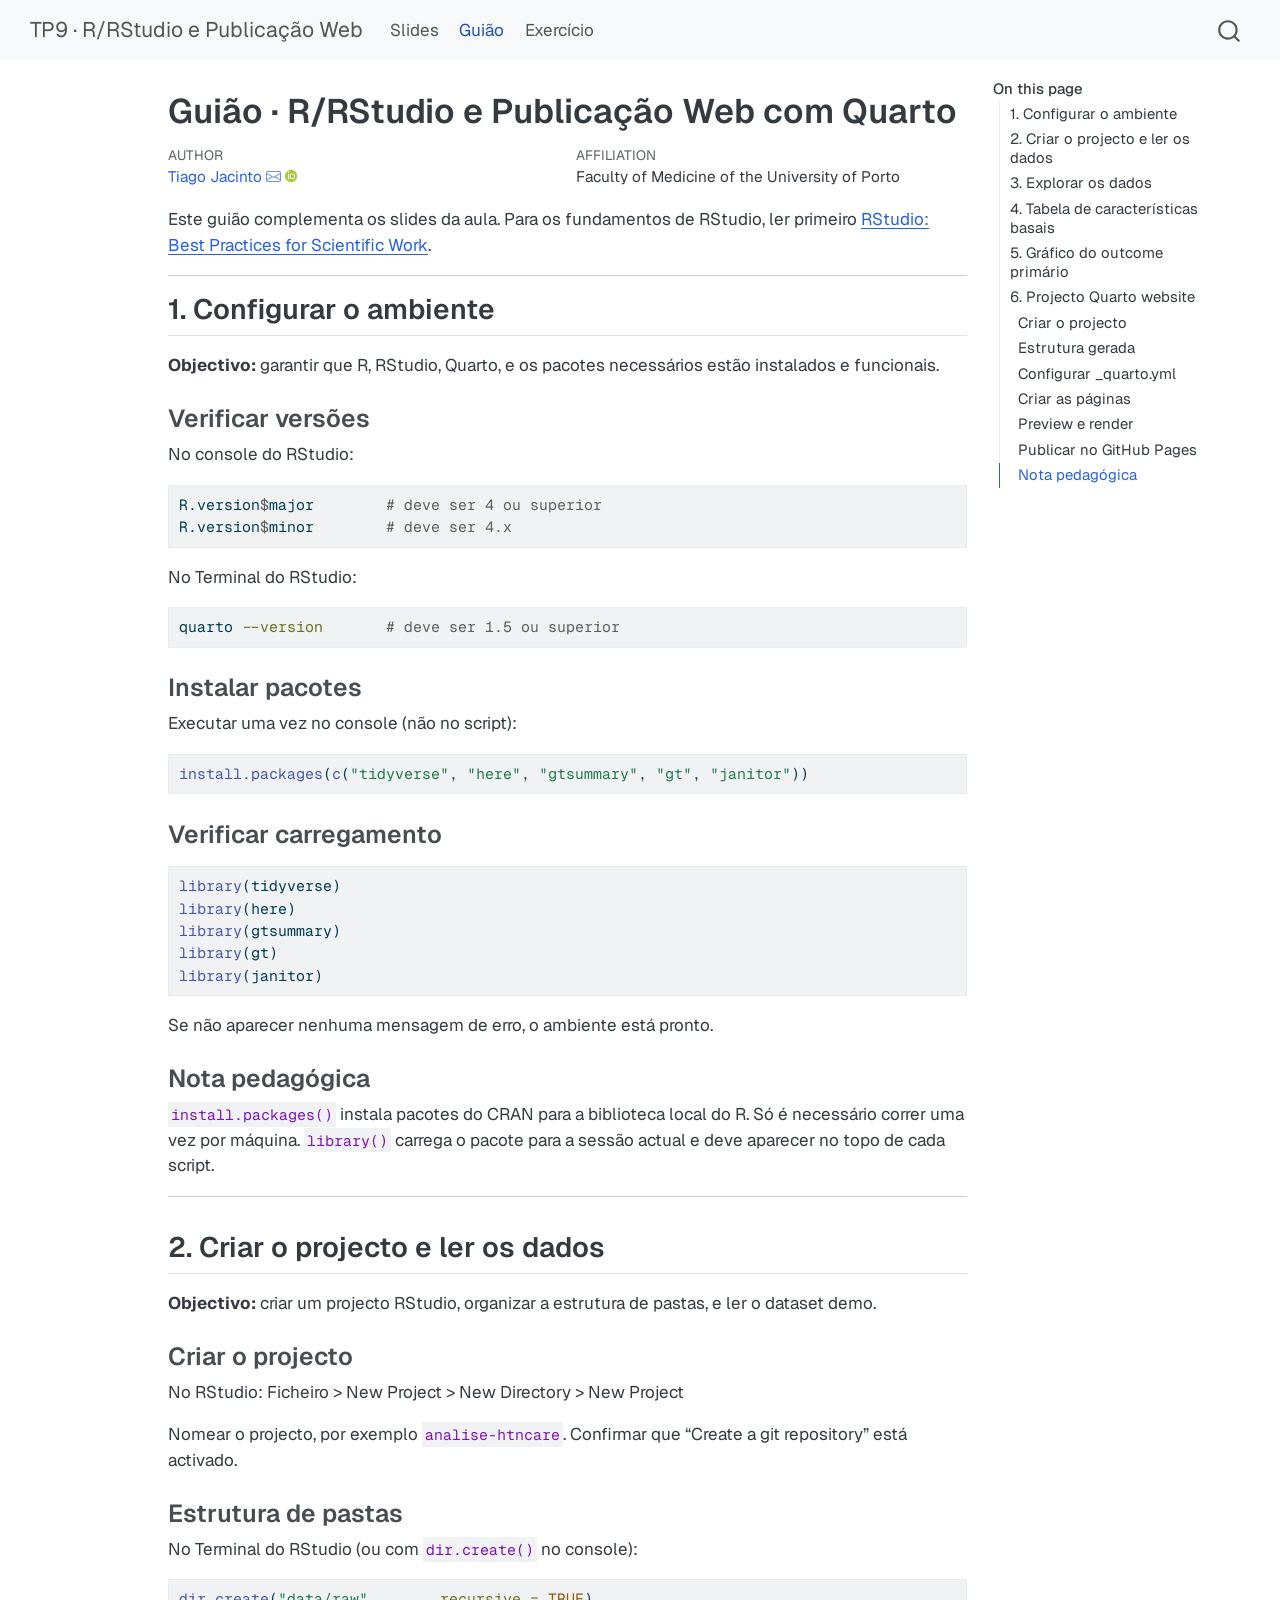
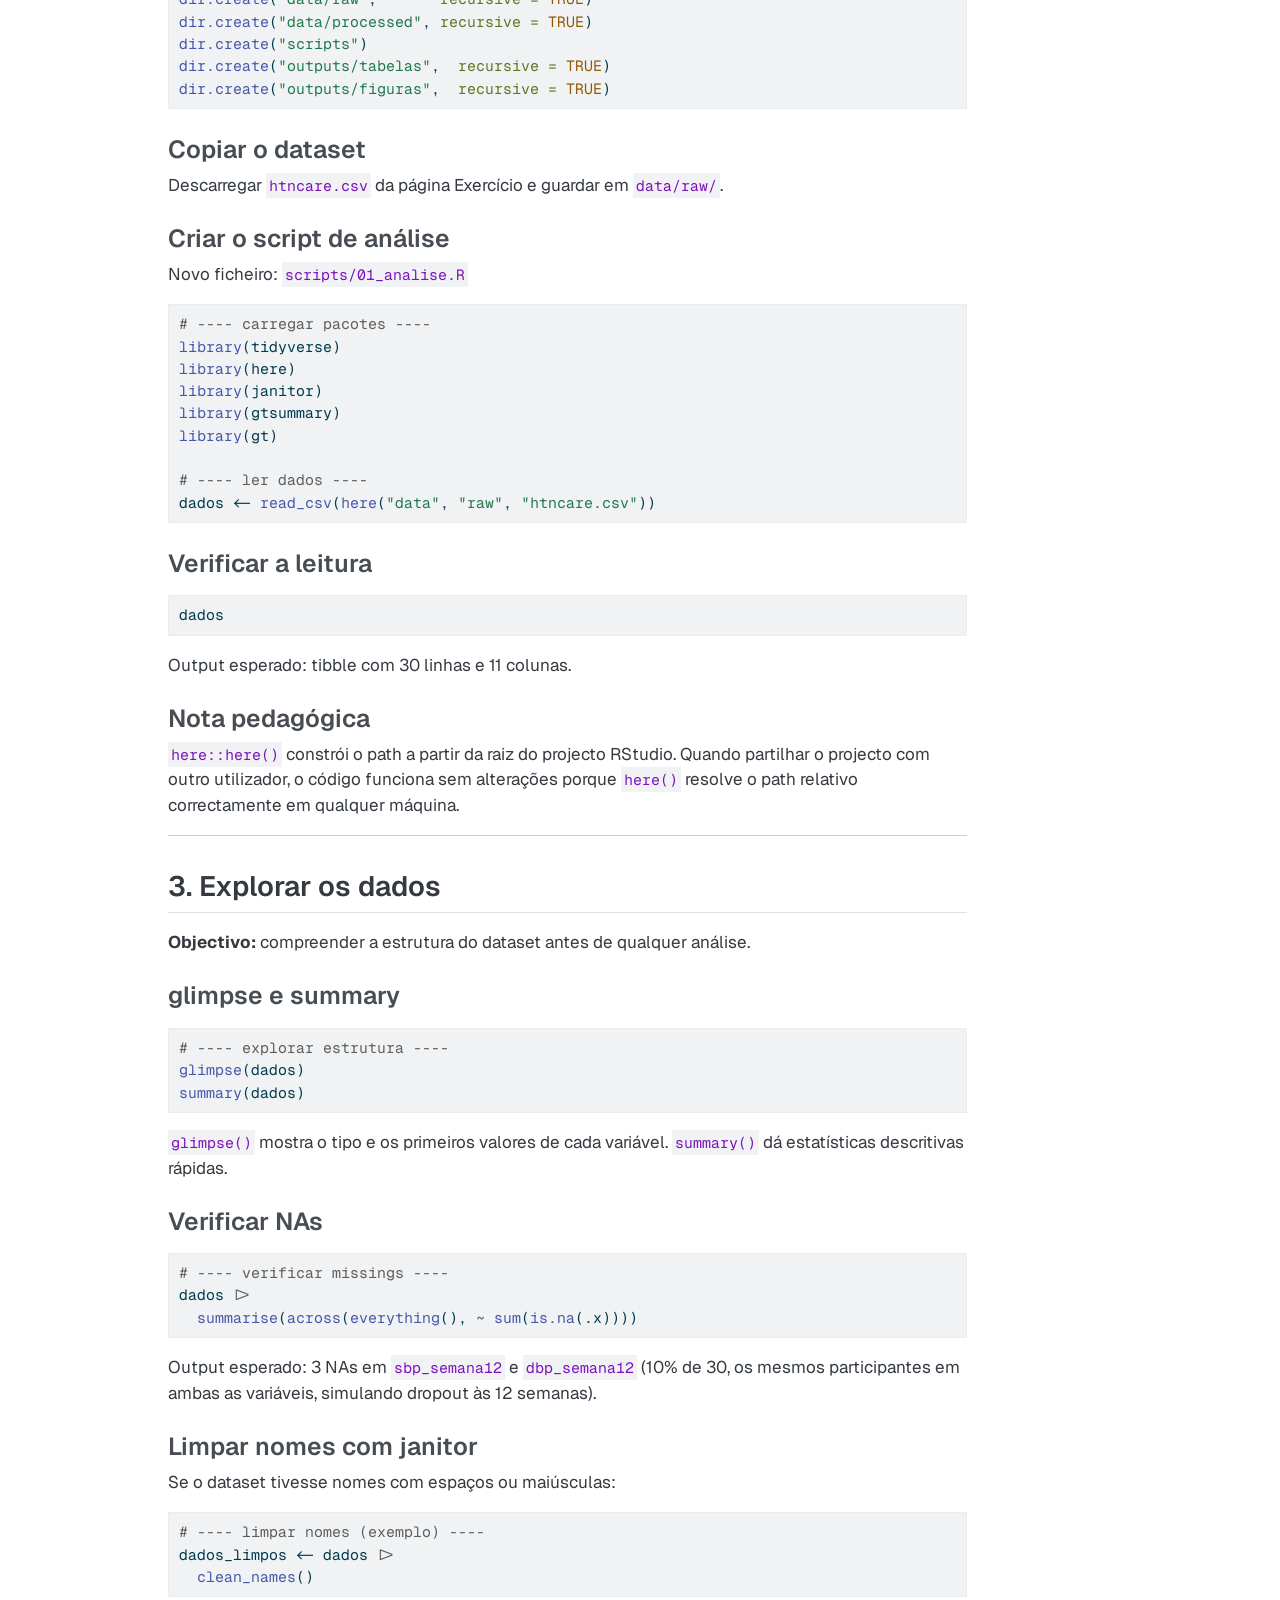
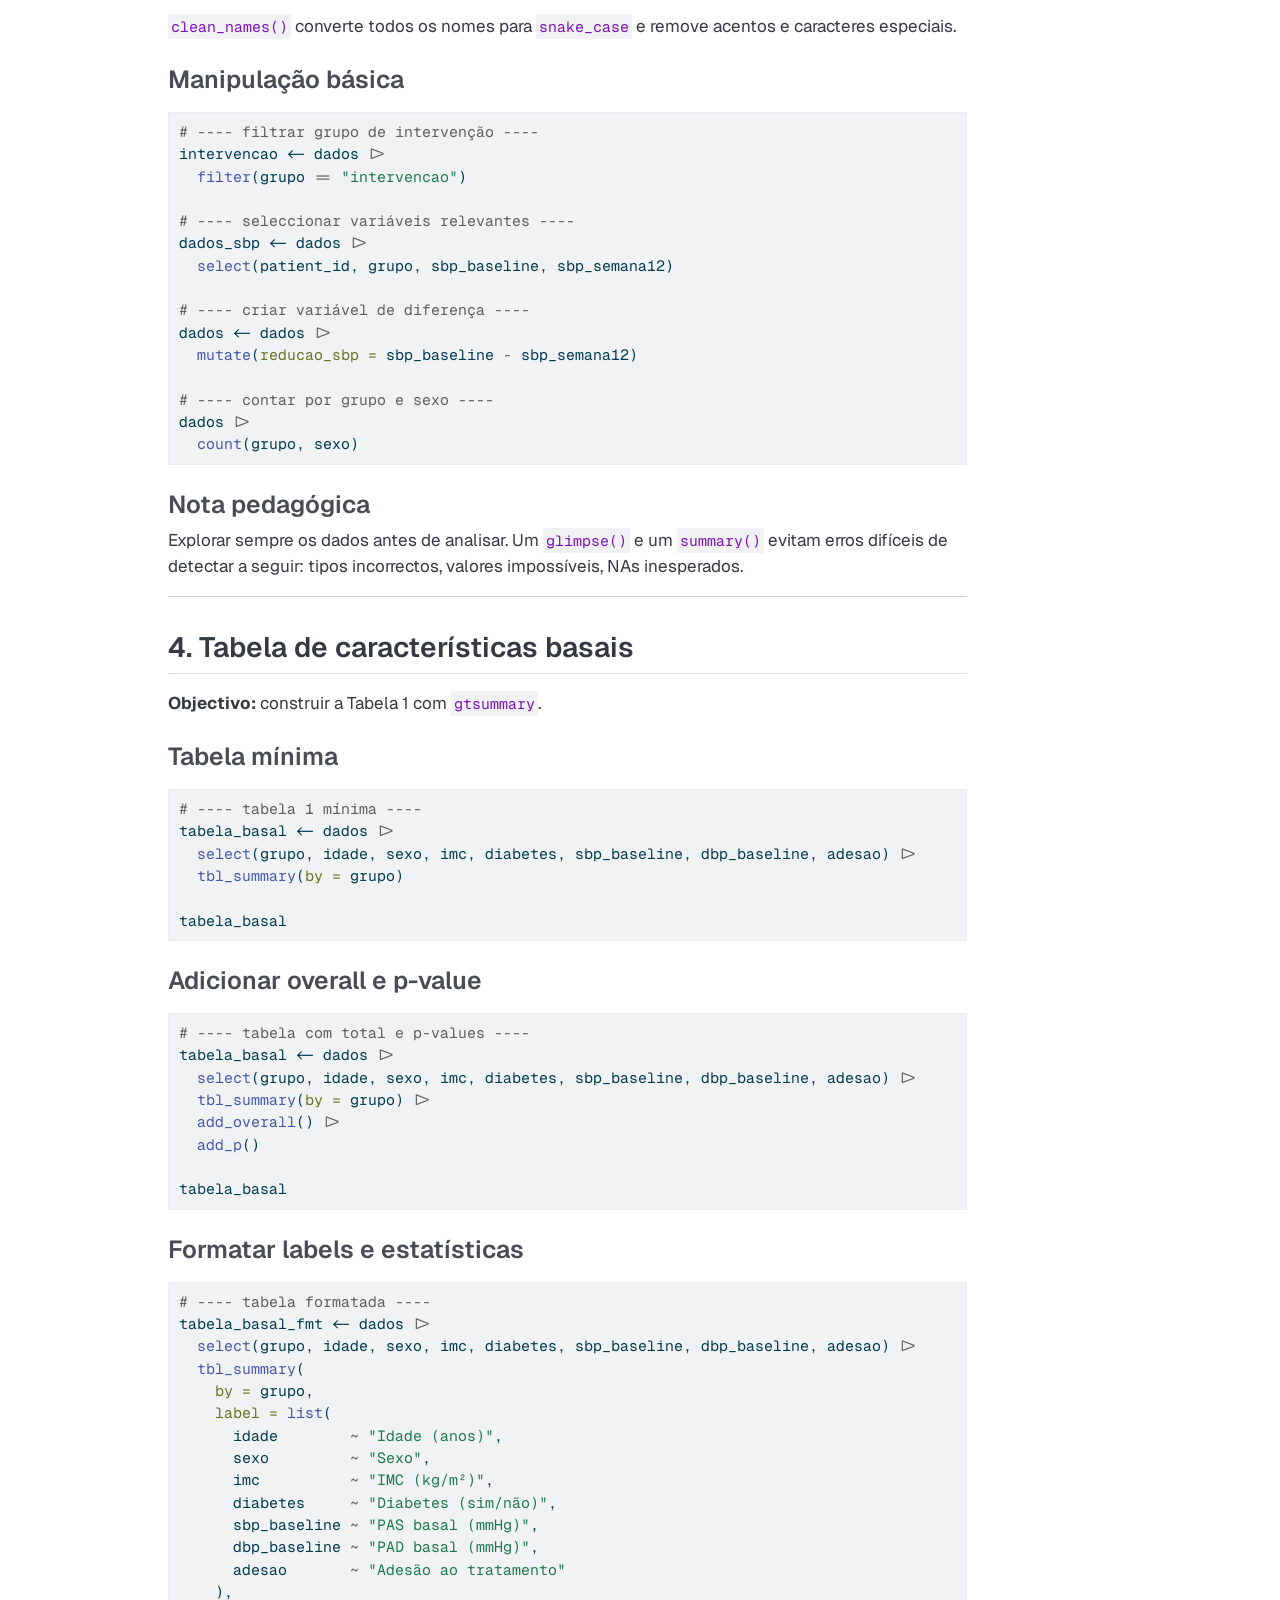
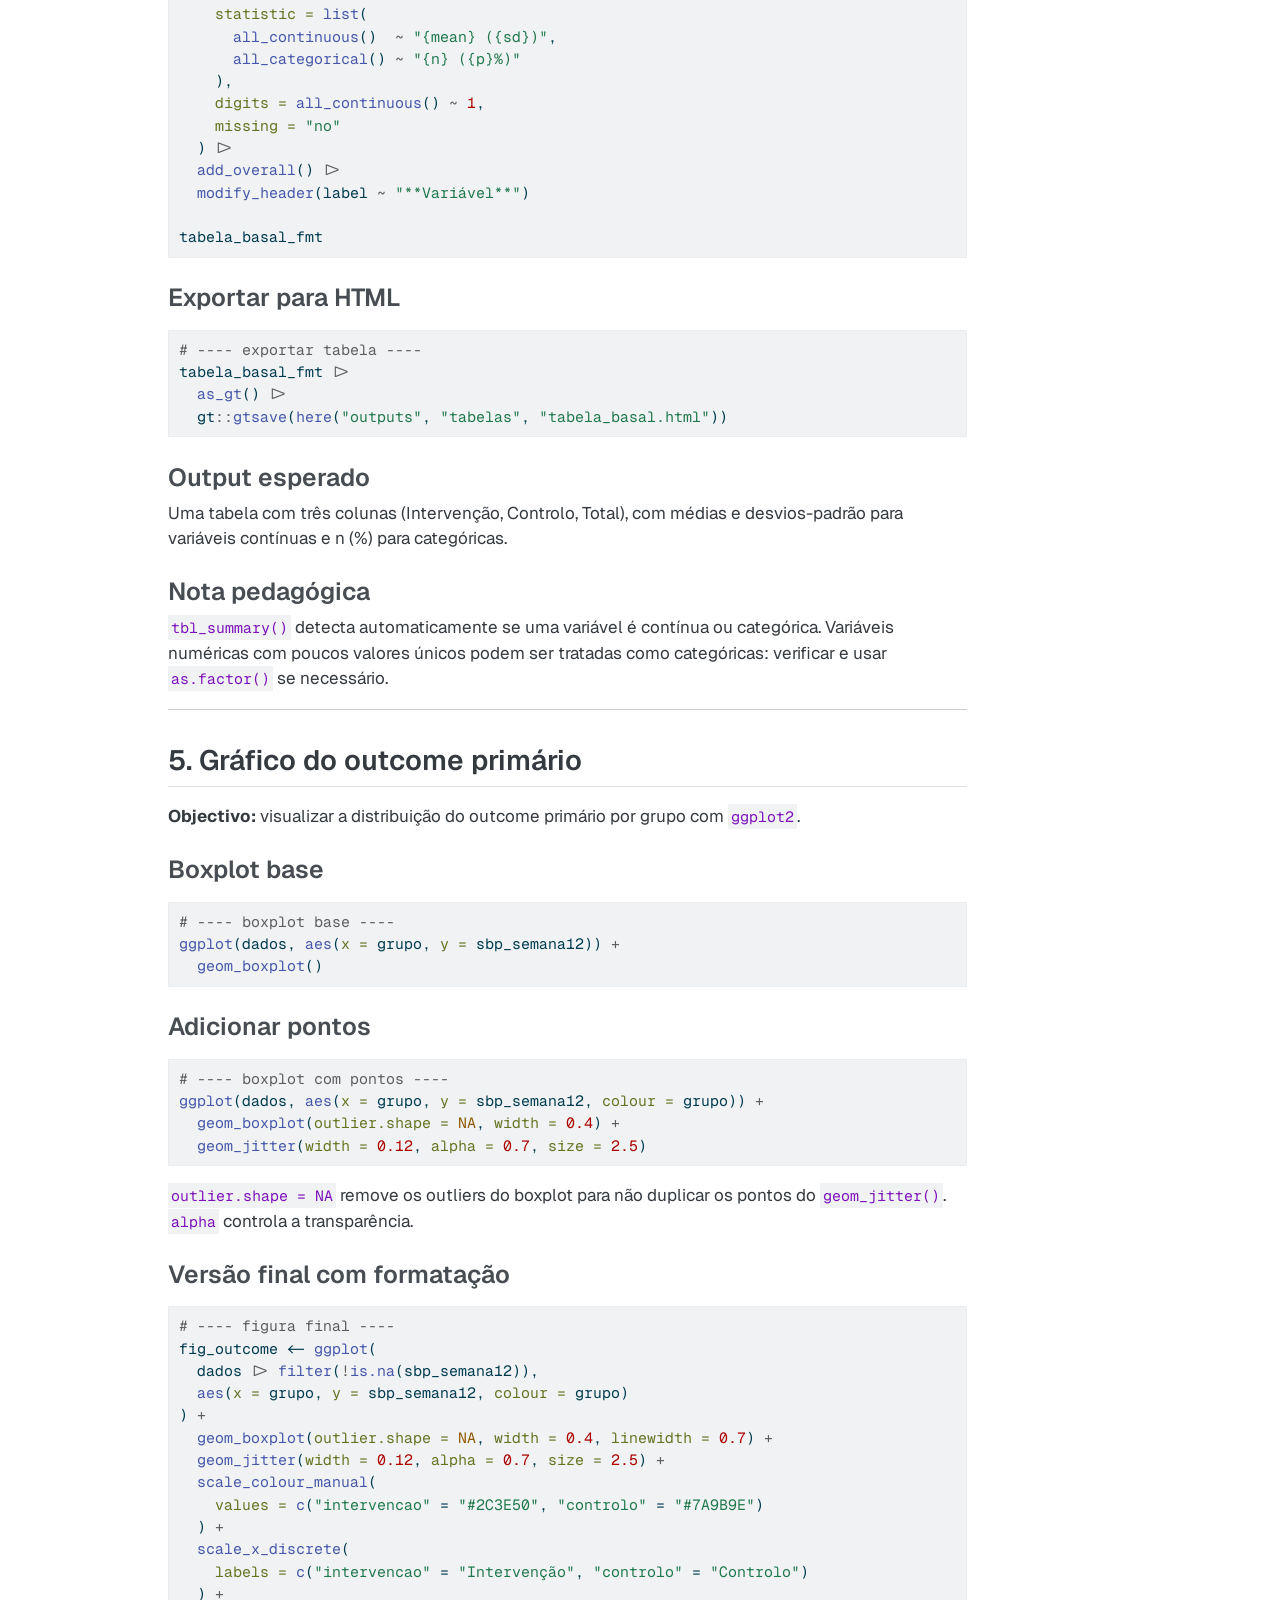
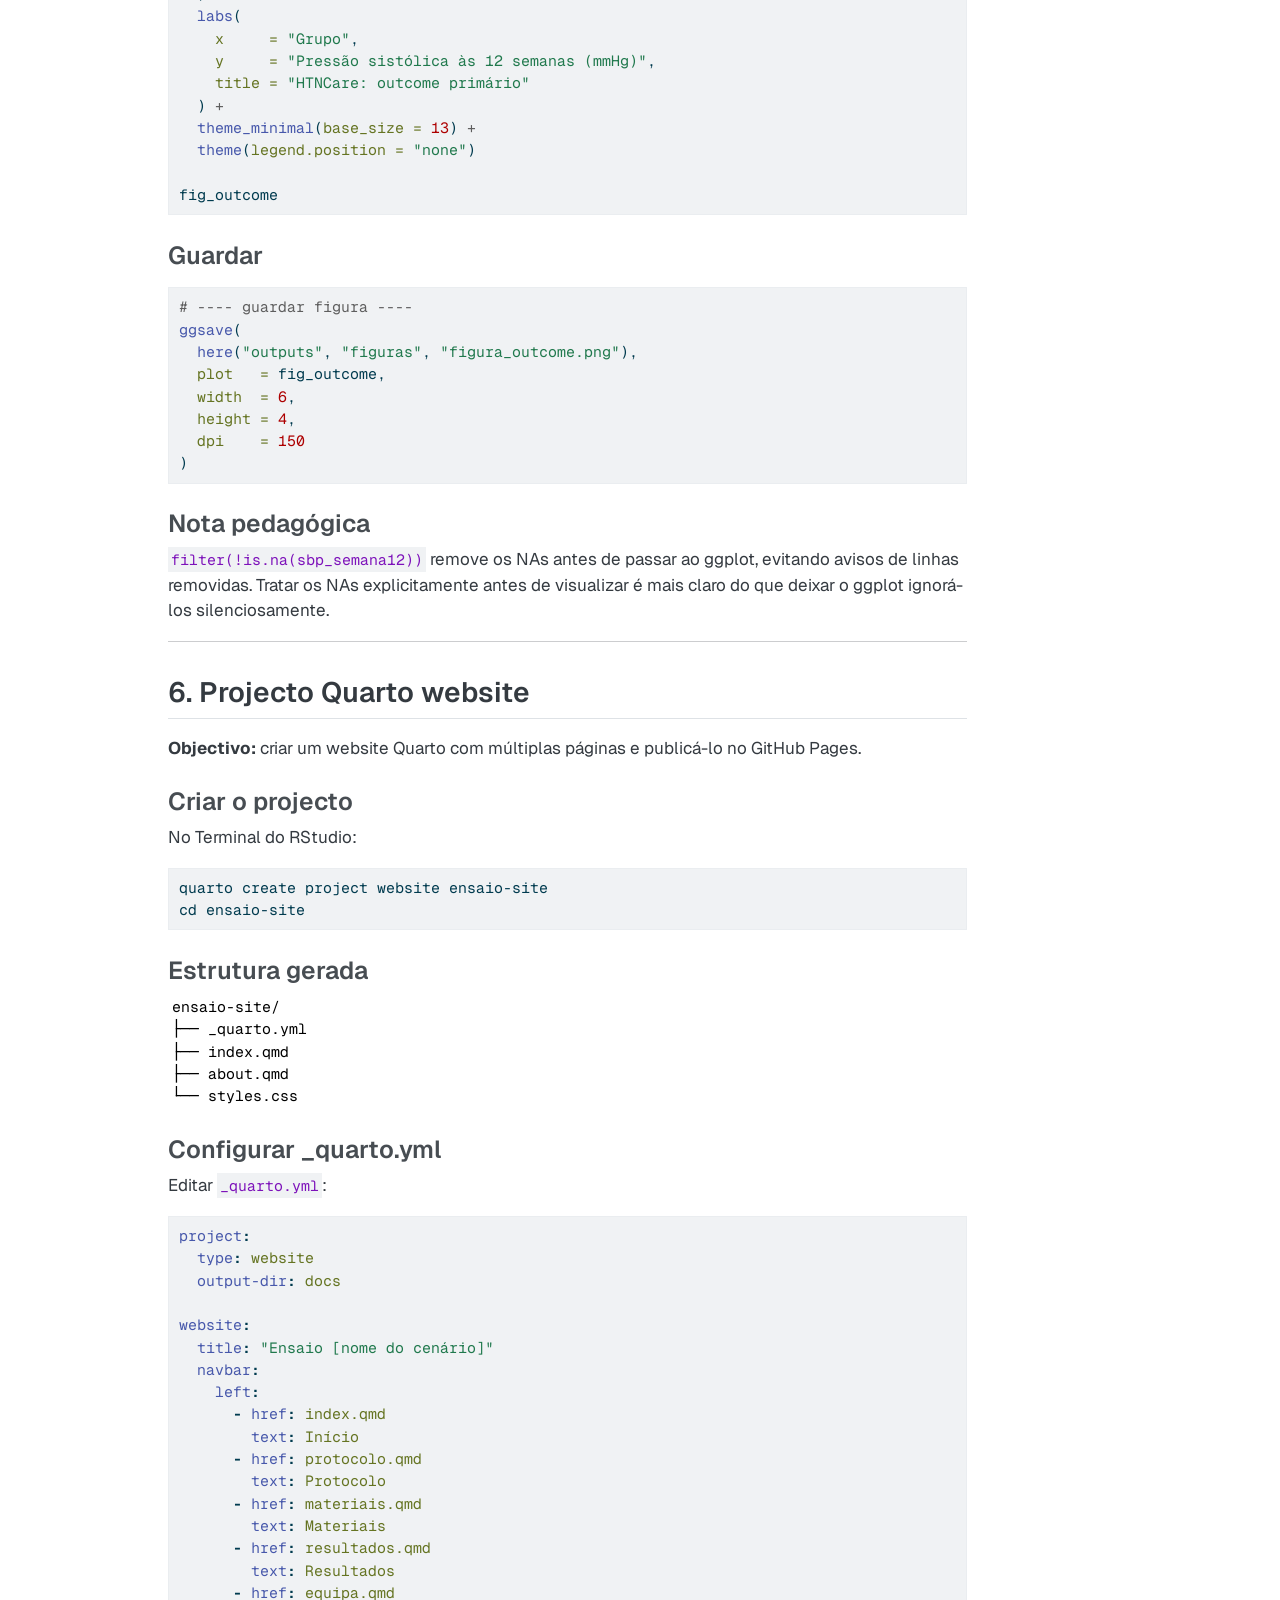
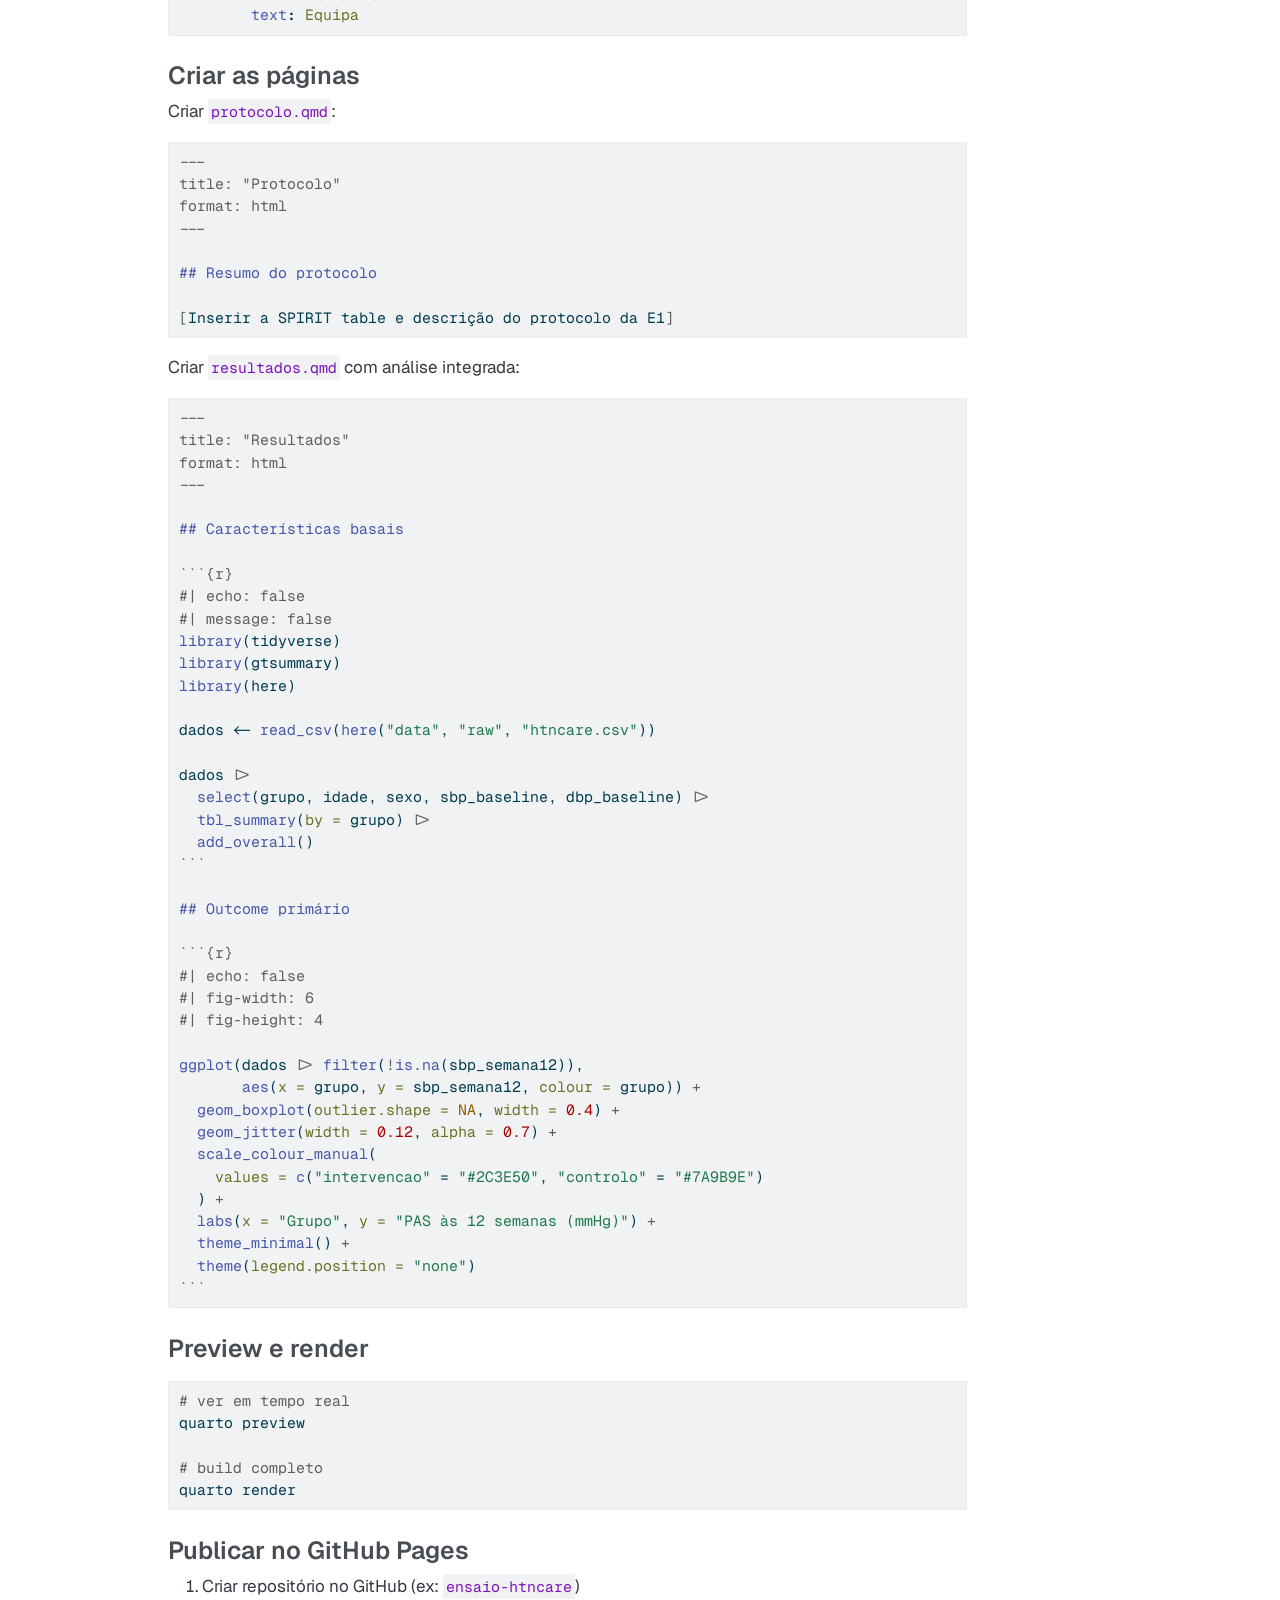
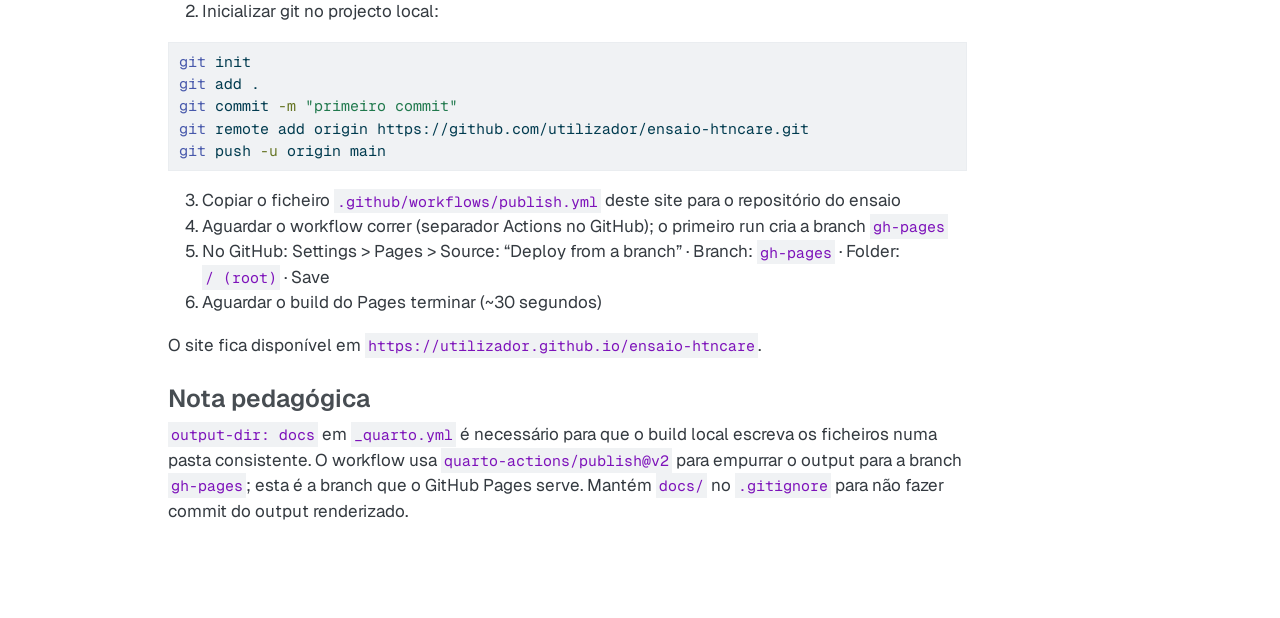
<file: guiao.html>
<!DOCTYPE html>
<html xmlns="http://www.w3.org/1999/xhtml" lang="en" xml:lang="en"><head>

<meta charset="utf-8">
<meta name="generator" content="quarto-1.9.37">

<meta name="viewport" content="width=device-width, initial-scale=1.0, user-scalable=yes">

<meta name="author" content="Tiago Jacinto">

<title>Guião · R/RStudio e Publicação Web com Quarto – TP9 · R/RStudio e Publicação Web</title>
<style>
/* Default styles provided by pandoc.
** See https://pandoc.org/MANUAL.html#variables-for-html for config info.
*/
code{white-space: pre-wrap;}
span.smallcaps{font-variant: small-caps;}
div.columns{display: flex; gap: min(4vw, 1.5em);}
div.column{flex: auto; overflow-x: auto;}
div.hanging-indent{margin-left: 1.5em; text-indent: -1.5em;}
ul.task-list{list-style: none;}
ul.task-list li input[type="checkbox"] {
  width: 0.8em;
  margin: 0 0.8em 0.2em -1em; /* quarto-specific, see https://github.com/quarto-dev/quarto-cli/issues/4556 */ 
  vertical-align: middle;
}
/* CSS for syntax highlighting */
html { -webkit-text-size-adjust: 100%; }
pre > code.sourceCode { white-space: pre; position: relative; }
pre > code.sourceCode > span { display: inline-block; line-height: 1.25; }
pre > code.sourceCode > span:empty { height: 1.2em; }
.sourceCode { overflow: visible; }
code.sourceCode > span { color: inherit; text-decoration: inherit; }
div.sourceCode { margin: 1em 0; }
pre.sourceCode { margin: 0; }
@media screen {
div.sourceCode { overflow: auto; }
}
@media print {
pre > code.sourceCode { white-space: pre-wrap; }
pre > code.sourceCode > span { text-indent: -5em; padding-left: 5em; }
}
pre.numberSource code
  { counter-reset: source-line 0; }
pre.numberSource code > span
  { position: relative; left: -4em; counter-increment: source-line; }
pre.numberSource code > span > a:first-child::before
  { content: counter(source-line);
    position: relative; left: -1em; text-align: right; vertical-align: baseline;
    border: none; display: inline-block;
    -webkit-touch-callout: none; -webkit-user-select: none;
    -khtml-user-select: none; -moz-user-select: none;
    -ms-user-select: none; user-select: none;
    padding: 0 4px; width: 4em;
  }
pre.numberSource { margin-left: 3em;  padding-left: 4px; }
div.sourceCode
  {   }
@media screen {
pre > code.sourceCode > span > a:first-child::before { text-decoration: underline; }
}
</style>


<script src="site_libs/quarto-nav/quarto-nav.js"></script>
<script src="site_libs/quarto-nav/headroom.min.js"></script>
<script src="site_libs/clipboard/clipboard.min.js"></script>
<script src="site_libs/quarto-search/autocomplete.umd.js"></script>
<script src="site_libs/quarto-search/fuse.min.js"></script>
<script src="site_libs/quarto-search/quarto-search.js"></script>
<meta name="quarto:offset" content="./">
<script src="site_libs/quarto-html/quarto.js" type="module"></script>
<script src="site_libs/quarto-html/tabsets/tabsets.js" type="module"></script>
<script src="site_libs/quarto-html/popper.min.js"></script>
<script src="site_libs/quarto-html/tippy.umd.min.js"></script>
<script src="site_libs/quarto-html/anchor.min.js"></script>
<link href="site_libs/quarto-html/tippy.css" rel="stylesheet">
<link href="site_libs/quarto-html/quarto-syntax-highlighting-7f8f88aac4f3542376d5c11b86a4c14d.css" rel="stylesheet" id="quarto-text-highlighting-styles">
<script src="site_libs/bootstrap/bootstrap.min.js"></script>
<link href="site_libs/bootstrap/bootstrap-icons.css" rel="stylesheet">
<link href="site_libs/bootstrap/bootstrap-4897d45d2f75ed4f519693be625836c5.min.css" rel="stylesheet" append-hash="true" id="quarto-bootstrap" data-mode="light">
<script id="quarto-search-options" type="application/json">{
  "location": "navbar",
  "copy-button": false,
  "collapse-after": 3,
  "panel-placement": "end",
  "type": "overlay",
  "limit": 50,
  "keyboard-shortcut": [
    "f",
    "/",
    "s"
  ],
  "show-item-context": false,
  "language": {
    "search-no-results-text": "No results",
    "search-matching-documents-text": "matching documents",
    "search-copy-link-title": "Copy link to search",
    "search-hide-matches-text": "Hide additional matches",
    "search-more-match-text": "more match in this document",
    "search-more-matches-text": "more matches in this document",
    "search-clear-button-title": "Clear",
    "search-text-placeholder": "",
    "search-detached-cancel-button-title": "Cancel",
    "search-submit-button-title": "Submit",
    "search-label": "Search"
  }
}</script>


<link rel="stylesheet" href="custom.css">
</head>

<body class="nav-fixed quarto-light">

<div id="quarto-search-results"></div>
  <header id="quarto-header" class="headroom fixed-top">
    <nav class="navbar navbar-expand-lg " data-bs-theme="dark">
      <div class="navbar-container container-fluid">
      <div class="navbar-brand-container mx-auto">
    <a class="navbar-brand" href="./index.html">
    <span class="navbar-title">TP9 · R/RStudio e Publicação Web</span>
    </a>
  </div>
            <div id="quarto-search" class="" title="Search"></div>
          <button class="navbar-toggler" type="button" data-bs-toggle="collapse" data-bs-target="#navbarCollapse" aria-controls="navbarCollapse" role="menu" aria-expanded="false" aria-label="Toggle navigation" onclick="if (window.quartoToggleHeadroom) { window.quartoToggleHeadroom(); }">
  <span class="navbar-toggler-icon"></span>
</button>
          <div class="collapse navbar-collapse" id="navbarCollapse">
            <ul class="navbar-nav navbar-nav-scroll me-auto">
  <li class="nav-item">
    <a class="nav-link" href="./index.html"> 
<span class="menu-text">Slides</span></a>
  </li>  
  <li class="nav-item">
    <a class="nav-link active" href="./guiao.html" aria-current="page"> 
<span class="menu-text">Guião</span></a>
  </li>  
  <li class="nav-item">
    <a class="nav-link" href="./exercicio.html"> 
<span class="menu-text">Exercício</span></a>
  </li>  
</ul>
          </div> <!-- /navcollapse -->
            <div class="quarto-navbar-tools">
</div>
      </div> <!-- /container-fluid -->
    </nav>
</header>
<!-- content -->
<div id="quarto-content" class="quarto-container page-columns page-rows-contents page-layout-article page-navbar">
<!-- sidebar -->
<!-- margin-sidebar -->
    <div id="quarto-margin-sidebar" class="sidebar margin-sidebar">
        <nav id="TOC" role="doc-toc" class="toc-active">
    <h2 id="toc-title">On this page</h2>
   
  <ul>
  <li><a href="#configurar-o-ambiente" id="toc-configurar-o-ambiente" class="nav-link active" data-scroll-target="#configurar-o-ambiente">1. Configurar o ambiente</a>
  <ul class="collapse">
  <li><a href="#verificar-versões" id="toc-verificar-versões" class="nav-link" data-scroll-target="#verificar-versões">Verificar versões</a></li>
  <li><a href="#instalar-pacotes" id="toc-instalar-pacotes" class="nav-link" data-scroll-target="#instalar-pacotes">Instalar pacotes</a></li>
  <li><a href="#verificar-carregamento" id="toc-verificar-carregamento" class="nav-link" data-scroll-target="#verificar-carregamento">Verificar carregamento</a></li>
  <li><a href="#nota-pedagógica" id="toc-nota-pedagógica" class="nav-link" data-scroll-target="#nota-pedagógica">Nota pedagógica</a></li>
  </ul></li>
  <li><a href="#criar-o-projecto-e-ler-os-dados" id="toc-criar-o-projecto-e-ler-os-dados" class="nav-link" data-scroll-target="#criar-o-projecto-e-ler-os-dados">2. Criar o projecto e ler os dados</a>
  <ul class="collapse">
  <li><a href="#criar-o-projecto" id="toc-criar-o-projecto" class="nav-link" data-scroll-target="#criar-o-projecto">Criar o projecto</a></li>
  <li><a href="#estrutura-de-pastas" id="toc-estrutura-de-pastas" class="nav-link" data-scroll-target="#estrutura-de-pastas">Estrutura de pastas</a></li>
  <li><a href="#copiar-o-dataset" id="toc-copiar-o-dataset" class="nav-link" data-scroll-target="#copiar-o-dataset">Copiar o dataset</a></li>
  <li><a href="#criar-o-script-de-análise" id="toc-criar-o-script-de-análise" class="nav-link" data-scroll-target="#criar-o-script-de-análise">Criar o script de análise</a></li>
  <li><a href="#verificar-a-leitura" id="toc-verificar-a-leitura" class="nav-link" data-scroll-target="#verificar-a-leitura">Verificar a leitura</a></li>
  <li><a href="#nota-pedagógica-1" id="toc-nota-pedagógica-1" class="nav-link" data-scroll-target="#nota-pedagógica-1">Nota pedagógica</a></li>
  </ul></li>
  <li><a href="#explorar-os-dados" id="toc-explorar-os-dados" class="nav-link" data-scroll-target="#explorar-os-dados">3. Explorar os dados</a>
  <ul class="collapse">
  <li><a href="#glimpse-e-summary" id="toc-glimpse-e-summary" class="nav-link" data-scroll-target="#glimpse-e-summary">glimpse e summary</a></li>
  <li><a href="#verificar-nas" id="toc-verificar-nas" class="nav-link" data-scroll-target="#verificar-nas">Verificar NAs</a></li>
  <li><a href="#limpar-nomes-com-janitor" id="toc-limpar-nomes-com-janitor" class="nav-link" data-scroll-target="#limpar-nomes-com-janitor">Limpar nomes com janitor</a></li>
  <li><a href="#manipulação-básica" id="toc-manipulação-básica" class="nav-link" data-scroll-target="#manipulação-básica">Manipulação básica</a></li>
  <li><a href="#nota-pedagógica-2" id="toc-nota-pedagógica-2" class="nav-link" data-scroll-target="#nota-pedagógica-2">Nota pedagógica</a></li>
  </ul></li>
  <li><a href="#tabela-de-características-basais" id="toc-tabela-de-características-basais" class="nav-link" data-scroll-target="#tabela-de-características-basais">4. Tabela de características basais</a>
  <ul class="collapse">
  <li><a href="#tabela-mínima" id="toc-tabela-mínima" class="nav-link" data-scroll-target="#tabela-mínima">Tabela mínima</a></li>
  <li><a href="#adicionar-overall-e-p-value" id="toc-adicionar-overall-e-p-value" class="nav-link" data-scroll-target="#adicionar-overall-e-p-value">Adicionar overall e p-value</a></li>
  <li><a href="#formatar-labels-e-estatísticas" id="toc-formatar-labels-e-estatísticas" class="nav-link" data-scroll-target="#formatar-labels-e-estatísticas">Formatar labels e estatísticas</a></li>
  <li><a href="#exportar-para-html" id="toc-exportar-para-html" class="nav-link" data-scroll-target="#exportar-para-html">Exportar para HTML</a></li>
  <li><a href="#output-esperado" id="toc-output-esperado" class="nav-link" data-scroll-target="#output-esperado">Output esperado</a></li>
  <li><a href="#nota-pedagógica-3" id="toc-nota-pedagógica-3" class="nav-link" data-scroll-target="#nota-pedagógica-3">Nota pedagógica</a></li>
  </ul></li>
  <li><a href="#gráfico-do-outcome-primário" id="toc-gráfico-do-outcome-primário" class="nav-link" data-scroll-target="#gráfico-do-outcome-primário">5. Gráfico do outcome primário</a>
  <ul class="collapse">
  <li><a href="#boxplot-base" id="toc-boxplot-base" class="nav-link" data-scroll-target="#boxplot-base">Boxplot base</a></li>
  <li><a href="#adicionar-pontos" id="toc-adicionar-pontos" class="nav-link" data-scroll-target="#adicionar-pontos">Adicionar pontos</a></li>
  <li><a href="#versão-final-com-formatação" id="toc-versão-final-com-formatação" class="nav-link" data-scroll-target="#versão-final-com-formatação">Versão final com formatação</a></li>
  <li><a href="#guardar" id="toc-guardar" class="nav-link" data-scroll-target="#guardar">Guardar</a></li>
  <li><a href="#nota-pedagógica-4" id="toc-nota-pedagógica-4" class="nav-link" data-scroll-target="#nota-pedagógica-4">Nota pedagógica</a></li>
  </ul></li>
  <li><a href="#projecto-quarto-website" id="toc-projecto-quarto-website" class="nav-link" data-scroll-target="#projecto-quarto-website">6. Projecto Quarto website</a>
  <ul class="collapse">
  <li><a href="#criar-o-projecto-1" id="toc-criar-o-projecto-1" class="nav-link" data-scroll-target="#criar-o-projecto-1">Criar o projecto</a></li>
  <li><a href="#estrutura-gerada" id="toc-estrutura-gerada" class="nav-link" data-scroll-target="#estrutura-gerada">Estrutura gerada</a></li>
  <li><a href="#configurar-_quarto.yml" id="toc-configurar-_quarto.yml" class="nav-link" data-scroll-target="#configurar-_quarto.yml">Configurar _quarto.yml</a></li>
  <li><a href="#criar-as-páginas" id="toc-criar-as-páginas" class="nav-link" data-scroll-target="#criar-as-páginas">Criar as páginas</a></li>
  <li><a href="#preview-e-render" id="toc-preview-e-render" class="nav-link" data-scroll-target="#preview-e-render">Preview e render</a></li>
  <li><a href="#publicar-no-github-pages" id="toc-publicar-no-github-pages" class="nav-link" data-scroll-target="#publicar-no-github-pages">Publicar no GitHub Pages</a></li>
  <li><a href="#nota-pedagógica-5" id="toc-nota-pedagógica-5" class="nav-link" data-scroll-target="#nota-pedagógica-5">Nota pedagógica</a></li>
  </ul></li>
  </ul>
</nav>
    </div>
<!-- main -->
<main class="content" id="quarto-document-content">

<header id="title-block-header" class="quarto-title-block default">
<div class="quarto-title">
<h1 class="title">Guião · R/RStudio e Publicação Web com Quarto</h1>
</div>


<div class="quarto-title-meta-author">
  <div class="quarto-title-meta-heading">Author</div>
  <div class="quarto-title-meta-heading">Affiliation</div>
  
    <div class="quarto-title-meta-contents">
    <p class="author"><a href="https://tiagojct.eu">Tiago Jacinto</a> <a href="mailto:tiagojacinto@med.up.pt" class="quarto-title-author-email"><i class="bi bi-envelope"></i></a> <a href="https://orcid.org/0000-0002-7897-1101" class="quarto-title-author-orcid"> <img src="[data-uri]"></a></p>
  </div>
  <div class="quarto-title-meta-contents">
        <p class="affiliation">
            Faculty of Medicine of the University of Porto
          </p>
      </div>
  </div>

<div class="quarto-title-meta">

      
  
    
  </div>
  


</header>


<p>Este guião complementa os slides da aula. Para os fundamentos de RStudio, ler primeiro <a href="https://tiagojct.eu/notes/rst-bp/">RStudio: Best Practices for Scientific Work</a>.</p>
<hr>
<section id="configurar-o-ambiente" class="level2">
<h2 class="anchored" data-anchor-id="configurar-o-ambiente">1. Configurar o ambiente</h2>
<p><strong>Objectivo:</strong> garantir que R, RStudio, Quarto, e os pacotes necessários estão instalados e funcionais.</p>
<section id="verificar-versões" class="level3">
<h3 class="anchored" data-anchor-id="verificar-versões">Verificar versões</h3>
<p>No console do RStudio:</p>
<div class="code-copy-outer-scaffold"><div class="sourceCode" id="cb1"><pre class="sourceCode r code-with-copy"><code class="sourceCode r"><span id="cb1-1"><a href="#cb1-1" aria-hidden="true" tabindex="-1"></a>R.version<span class="sc">$</span>major        <span class="co"># deve ser 4 ou superior</span></span>
<span id="cb1-2"><a href="#cb1-2" aria-hidden="true" tabindex="-1"></a>R.version<span class="sc">$</span>minor        <span class="co"># deve ser 4.x</span></span></code></pre></div><button title="Copy to Clipboard" class="code-copy-button"><i class="bi"></i></button></div>
<p>No Terminal do RStudio:</p>
<div class="code-copy-outer-scaffold"><div class="sourceCode" id="cb2"><pre class="sourceCode bash code-with-copy"><code class="sourceCode bash"><span id="cb2-1"><a href="#cb2-1" aria-hidden="true" tabindex="-1"></a><span class="ex">quarto</span> <span class="at">--version</span>       <span class="co"># deve ser 1.5 ou superior</span></span></code></pre></div><button title="Copy to Clipboard" class="code-copy-button"><i class="bi"></i></button></div>
</section>
<section id="instalar-pacotes" class="level3">
<h3 class="anchored" data-anchor-id="instalar-pacotes">Instalar pacotes</h3>
<p>Executar uma vez no console (não no script):</p>
<div class="code-copy-outer-scaffold"><div class="sourceCode" id="cb3"><pre class="sourceCode r code-with-copy"><code class="sourceCode r"><span id="cb3-1"><a href="#cb3-1" aria-hidden="true" tabindex="-1"></a><span class="fu">install.packages</span>(<span class="fu">c</span>(<span class="st">"tidyverse"</span>, <span class="st">"here"</span>, <span class="st">"gtsummary"</span>, <span class="st">"gt"</span>, <span class="st">"janitor"</span>))</span></code></pre></div><button title="Copy to Clipboard" class="code-copy-button"><i class="bi"></i></button></div>
</section>
<section id="verificar-carregamento" class="level3">
<h3 class="anchored" data-anchor-id="verificar-carregamento">Verificar carregamento</h3>
<div class="code-copy-outer-scaffold"><div class="sourceCode" id="cb4"><pre class="sourceCode r code-with-copy"><code class="sourceCode r"><span id="cb4-1"><a href="#cb4-1" aria-hidden="true" tabindex="-1"></a><span class="fu">library</span>(tidyverse)</span>
<span id="cb4-2"><a href="#cb4-2" aria-hidden="true" tabindex="-1"></a><span class="fu">library</span>(here)</span>
<span id="cb4-3"><a href="#cb4-3" aria-hidden="true" tabindex="-1"></a><span class="fu">library</span>(gtsummary)</span>
<span id="cb4-4"><a href="#cb4-4" aria-hidden="true" tabindex="-1"></a><span class="fu">library</span>(gt)</span>
<span id="cb4-5"><a href="#cb4-5" aria-hidden="true" tabindex="-1"></a><span class="fu">library</span>(janitor)</span></code></pre></div><button title="Copy to Clipboard" class="code-copy-button"><i class="bi"></i></button></div>
<p>Se não aparecer nenhuma mensagem de erro, o ambiente está pronto.</p>
</section>
<section id="nota-pedagógica" class="level3">
<h3 class="anchored" data-anchor-id="nota-pedagógica">Nota pedagógica</h3>
<p><code>install.packages()</code> instala pacotes do CRAN para a biblioteca local do R. Só é necessário correr uma vez por máquina. <code>library()</code> carrega o pacote para a sessão actual e deve aparecer no topo de cada script.</p>
<hr>
</section>
</section>
<section id="criar-o-projecto-e-ler-os-dados" class="level2">
<h2 class="anchored" data-anchor-id="criar-o-projecto-e-ler-os-dados">2. Criar o projecto e ler os dados</h2>
<p><strong>Objectivo:</strong> criar um projecto RStudio, organizar a estrutura de pastas, e ler o dataset demo.</p>
<section id="criar-o-projecto" class="level3">
<h3 class="anchored" data-anchor-id="criar-o-projecto">Criar o projecto</h3>
<p>No RStudio: Ficheiro &gt; New Project &gt; New Directory &gt; New Project</p>
<p>Nomear o projecto, por exemplo <code>analise-htncare</code>. Confirmar que “Create a git repository” está activado.</p>
</section>
<section id="estrutura-de-pastas" class="level3">
<h3 class="anchored" data-anchor-id="estrutura-de-pastas">Estrutura de pastas</h3>
<p>No Terminal do RStudio (ou com <code>dir.create()</code> no console):</p>
<div class="code-copy-outer-scaffold"><div class="sourceCode" id="cb5"><pre class="sourceCode r code-with-copy"><code class="sourceCode r"><span id="cb5-1"><a href="#cb5-1" aria-hidden="true" tabindex="-1"></a><span class="fu">dir.create</span>(<span class="st">"data/raw"</span>,       <span class="at">recursive =</span> <span class="cn">TRUE</span>)</span>
<span id="cb5-2"><a href="#cb5-2" aria-hidden="true" tabindex="-1"></a><span class="fu">dir.create</span>(<span class="st">"data/processed"</span>, <span class="at">recursive =</span> <span class="cn">TRUE</span>)</span>
<span id="cb5-3"><a href="#cb5-3" aria-hidden="true" tabindex="-1"></a><span class="fu">dir.create</span>(<span class="st">"scripts"</span>)</span>
<span id="cb5-4"><a href="#cb5-4" aria-hidden="true" tabindex="-1"></a><span class="fu">dir.create</span>(<span class="st">"outputs/tabelas"</span>,  <span class="at">recursive =</span> <span class="cn">TRUE</span>)</span>
<span id="cb5-5"><a href="#cb5-5" aria-hidden="true" tabindex="-1"></a><span class="fu">dir.create</span>(<span class="st">"outputs/figuras"</span>,  <span class="at">recursive =</span> <span class="cn">TRUE</span>)</span></code></pre></div><button title="Copy to Clipboard" class="code-copy-button"><i class="bi"></i></button></div>
</section>
<section id="copiar-o-dataset" class="level3">
<h3 class="anchored" data-anchor-id="copiar-o-dataset">Copiar o dataset</h3>
<p>Descarregar <code>htncare.csv</code> da página Exercício e guardar em <code>data/raw/</code>.</p>
</section>
<section id="criar-o-script-de-análise" class="level3">
<h3 class="anchored" data-anchor-id="criar-o-script-de-análise">Criar o script de análise</h3>
<p>Novo ficheiro: <code>scripts/01_analise.R</code></p>
<div class="code-copy-outer-scaffold"><div class="sourceCode" id="cb6"><pre class="sourceCode r code-with-copy"><code class="sourceCode r"><span id="cb6-1"><a href="#cb6-1" aria-hidden="true" tabindex="-1"></a><span class="co"># ---- carregar pacotes ----</span></span>
<span id="cb6-2"><a href="#cb6-2" aria-hidden="true" tabindex="-1"></a><span class="fu">library</span>(tidyverse)</span>
<span id="cb6-3"><a href="#cb6-3" aria-hidden="true" tabindex="-1"></a><span class="fu">library</span>(here)</span>
<span id="cb6-4"><a href="#cb6-4" aria-hidden="true" tabindex="-1"></a><span class="fu">library</span>(janitor)</span>
<span id="cb6-5"><a href="#cb6-5" aria-hidden="true" tabindex="-1"></a><span class="fu">library</span>(gtsummary)</span>
<span id="cb6-6"><a href="#cb6-6" aria-hidden="true" tabindex="-1"></a><span class="fu">library</span>(gt)</span>
<span id="cb6-7"><a href="#cb6-7" aria-hidden="true" tabindex="-1"></a></span>
<span id="cb6-8"><a href="#cb6-8" aria-hidden="true" tabindex="-1"></a><span class="co"># ---- ler dados ----</span></span>
<span id="cb6-9"><a href="#cb6-9" aria-hidden="true" tabindex="-1"></a>dados <span class="ot">&lt;-</span> <span class="fu">read_csv</span>(<span class="fu">here</span>(<span class="st">"data"</span>, <span class="st">"raw"</span>, <span class="st">"htncare.csv"</span>))</span></code></pre></div><button title="Copy to Clipboard" class="code-copy-button"><i class="bi"></i></button></div>
</section>
<section id="verificar-a-leitura" class="level3">
<h3 class="anchored" data-anchor-id="verificar-a-leitura">Verificar a leitura</h3>
<div class="code-copy-outer-scaffold"><div class="sourceCode" id="cb7"><pre class="sourceCode r code-with-copy"><code class="sourceCode r"><span id="cb7-1"><a href="#cb7-1" aria-hidden="true" tabindex="-1"></a>dados</span></code></pre></div><button title="Copy to Clipboard" class="code-copy-button"><i class="bi"></i></button></div>
<p>Output esperado: tibble com 30 linhas e 11 colunas.</p>
</section>
<section id="nota-pedagógica-1" class="level3">
<h3 class="anchored" data-anchor-id="nota-pedagógica-1">Nota pedagógica</h3>
<p><code>here::here()</code> constrói o path a partir da raiz do projecto RStudio. Quando partilhar o projecto com outro utilizador, o código funciona sem alterações porque <code>here()</code> resolve o path relativo correctamente em qualquer máquina.</p>
<hr>
</section>
</section>
<section id="explorar-os-dados" class="level2">
<h2 class="anchored" data-anchor-id="explorar-os-dados">3. Explorar os dados</h2>
<p><strong>Objectivo:</strong> compreender a estrutura do dataset antes de qualquer análise.</p>
<section id="glimpse-e-summary" class="level3">
<h3 class="anchored" data-anchor-id="glimpse-e-summary">glimpse e summary</h3>
<div class="code-copy-outer-scaffold"><div class="sourceCode" id="cb8"><pre class="sourceCode r code-with-copy"><code class="sourceCode r"><span id="cb8-1"><a href="#cb8-1" aria-hidden="true" tabindex="-1"></a><span class="co"># ---- explorar estrutura ----</span></span>
<span id="cb8-2"><a href="#cb8-2" aria-hidden="true" tabindex="-1"></a><span class="fu">glimpse</span>(dados)</span>
<span id="cb8-3"><a href="#cb8-3" aria-hidden="true" tabindex="-1"></a><span class="fu">summary</span>(dados)</span></code></pre></div><button title="Copy to Clipboard" class="code-copy-button"><i class="bi"></i></button></div>
<p><code>glimpse()</code> mostra o tipo e os primeiros valores de cada variável. <code>summary()</code> dá estatísticas descritivas rápidas.</p>
</section>
<section id="verificar-nas" class="level3">
<h3 class="anchored" data-anchor-id="verificar-nas">Verificar NAs</h3>
<div class="code-copy-outer-scaffold"><div class="sourceCode" id="cb9"><pre class="sourceCode r code-with-copy"><code class="sourceCode r"><span id="cb9-1"><a href="#cb9-1" aria-hidden="true" tabindex="-1"></a><span class="co"># ---- verificar missings ----</span></span>
<span id="cb9-2"><a href="#cb9-2" aria-hidden="true" tabindex="-1"></a>dados <span class="sc">|&gt;</span></span>
<span id="cb9-3"><a href="#cb9-3" aria-hidden="true" tabindex="-1"></a>  <span class="fu">summarise</span>(<span class="fu">across</span>(<span class="fu">everything</span>(), <span class="sc">~</span> <span class="fu">sum</span>(<span class="fu">is.na</span>(.x))))</span></code></pre></div><button title="Copy to Clipboard" class="code-copy-button"><i class="bi"></i></button></div>
<p>Output esperado: 3 NAs em <code>sbp_semana12</code> e <code>dbp_semana12</code> (10% de 30, os mesmos participantes em ambas as variáveis, simulando dropout às 12 semanas).</p>
</section>
<section id="limpar-nomes-com-janitor" class="level3">
<h3 class="anchored" data-anchor-id="limpar-nomes-com-janitor">Limpar nomes com janitor</h3>
<p>Se o dataset tivesse nomes com espaços ou maiúsculas:</p>
<div class="code-copy-outer-scaffold"><div class="sourceCode" id="cb10"><pre class="sourceCode r code-with-copy"><code class="sourceCode r"><span id="cb10-1"><a href="#cb10-1" aria-hidden="true" tabindex="-1"></a><span class="co"># ---- limpar nomes (exemplo) ----</span></span>
<span id="cb10-2"><a href="#cb10-2" aria-hidden="true" tabindex="-1"></a>dados_limpos <span class="ot">&lt;-</span> dados <span class="sc">|&gt;</span></span>
<span id="cb10-3"><a href="#cb10-3" aria-hidden="true" tabindex="-1"></a>  <span class="fu">clean_names</span>()</span></code></pre></div><button title="Copy to Clipboard" class="code-copy-button"><i class="bi"></i></button></div>
<p><code>clean_names()</code> converte todos os nomes para <code>snake_case</code> e remove acentos e caracteres especiais.</p>
</section>
<section id="manipulação-básica" class="level3">
<h3 class="anchored" data-anchor-id="manipulação-básica">Manipulação básica</h3>
<div class="code-copy-outer-scaffold"><div class="sourceCode" id="cb11"><pre class="sourceCode r code-with-copy"><code class="sourceCode r"><span id="cb11-1"><a href="#cb11-1" aria-hidden="true" tabindex="-1"></a><span class="co"># ---- filtrar grupo de intervenção ----</span></span>
<span id="cb11-2"><a href="#cb11-2" aria-hidden="true" tabindex="-1"></a>intervencao <span class="ot">&lt;-</span> dados <span class="sc">|&gt;</span></span>
<span id="cb11-3"><a href="#cb11-3" aria-hidden="true" tabindex="-1"></a>  <span class="fu">filter</span>(grupo <span class="sc">==</span> <span class="st">"intervencao"</span>)</span>
<span id="cb11-4"><a href="#cb11-4" aria-hidden="true" tabindex="-1"></a></span>
<span id="cb11-5"><a href="#cb11-5" aria-hidden="true" tabindex="-1"></a><span class="co"># ---- seleccionar variáveis relevantes ----</span></span>
<span id="cb11-6"><a href="#cb11-6" aria-hidden="true" tabindex="-1"></a>dados_sbp <span class="ot">&lt;-</span> dados <span class="sc">|&gt;</span></span>
<span id="cb11-7"><a href="#cb11-7" aria-hidden="true" tabindex="-1"></a>  <span class="fu">select</span>(patient_id, grupo, sbp_baseline, sbp_semana12)</span>
<span id="cb11-8"><a href="#cb11-8" aria-hidden="true" tabindex="-1"></a></span>
<span id="cb11-9"><a href="#cb11-9" aria-hidden="true" tabindex="-1"></a><span class="co"># ---- criar variável de diferença ----</span></span>
<span id="cb11-10"><a href="#cb11-10" aria-hidden="true" tabindex="-1"></a>dados <span class="ot">&lt;-</span> dados <span class="sc">|&gt;</span></span>
<span id="cb11-11"><a href="#cb11-11" aria-hidden="true" tabindex="-1"></a>  <span class="fu">mutate</span>(<span class="at">reducao_sbp =</span> sbp_baseline <span class="sc">-</span> sbp_semana12)</span>
<span id="cb11-12"><a href="#cb11-12" aria-hidden="true" tabindex="-1"></a></span>
<span id="cb11-13"><a href="#cb11-13" aria-hidden="true" tabindex="-1"></a><span class="co"># ---- contar por grupo e sexo ----</span></span>
<span id="cb11-14"><a href="#cb11-14" aria-hidden="true" tabindex="-1"></a>dados <span class="sc">|&gt;</span></span>
<span id="cb11-15"><a href="#cb11-15" aria-hidden="true" tabindex="-1"></a>  <span class="fu">count</span>(grupo, sexo)</span></code></pre></div><button title="Copy to Clipboard" class="code-copy-button"><i class="bi"></i></button></div>
</section>
<section id="nota-pedagógica-2" class="level3">
<h3 class="anchored" data-anchor-id="nota-pedagógica-2">Nota pedagógica</h3>
<p>Explorar sempre os dados antes de analisar. Um <code>glimpse()</code> e um <code>summary()</code> evitam erros difíceis de detectar a seguir: tipos incorrectos, valores impossíveis, NAs inesperados.</p>
<hr>
</section>
</section>
<section id="tabela-de-características-basais" class="level2">
<h2 class="anchored" data-anchor-id="tabela-de-características-basais">4. Tabela de características basais</h2>
<p><strong>Objectivo:</strong> construir a Tabela 1 com <code>gtsummary</code>.</p>
<section id="tabela-mínima" class="level3">
<h3 class="anchored" data-anchor-id="tabela-mínima">Tabela mínima</h3>
<div class="code-copy-outer-scaffold"><div class="sourceCode" id="cb12"><pre class="sourceCode r code-with-copy"><code class="sourceCode r"><span id="cb12-1"><a href="#cb12-1" aria-hidden="true" tabindex="-1"></a><span class="co"># ---- tabela 1 mínima ----</span></span>
<span id="cb12-2"><a href="#cb12-2" aria-hidden="true" tabindex="-1"></a>tabela_basal <span class="ot">&lt;-</span> dados <span class="sc">|&gt;</span></span>
<span id="cb12-3"><a href="#cb12-3" aria-hidden="true" tabindex="-1"></a>  <span class="fu">select</span>(grupo, idade, sexo, imc, diabetes, sbp_baseline, dbp_baseline, adesao) <span class="sc">|&gt;</span></span>
<span id="cb12-4"><a href="#cb12-4" aria-hidden="true" tabindex="-1"></a>  <span class="fu">tbl_summary</span>(<span class="at">by =</span> grupo)</span>
<span id="cb12-5"><a href="#cb12-5" aria-hidden="true" tabindex="-1"></a></span>
<span id="cb12-6"><a href="#cb12-6" aria-hidden="true" tabindex="-1"></a>tabela_basal</span></code></pre></div><button title="Copy to Clipboard" class="code-copy-button"><i class="bi"></i></button></div>
</section>
<section id="adicionar-overall-e-p-value" class="level3">
<h3 class="anchored" data-anchor-id="adicionar-overall-e-p-value">Adicionar overall e p-value</h3>
<div class="code-copy-outer-scaffold"><div class="sourceCode" id="cb13"><pre class="sourceCode r code-with-copy"><code class="sourceCode r"><span id="cb13-1"><a href="#cb13-1" aria-hidden="true" tabindex="-1"></a><span class="co"># ---- tabela com total e p-values ----</span></span>
<span id="cb13-2"><a href="#cb13-2" aria-hidden="true" tabindex="-1"></a>tabela_basal <span class="ot">&lt;-</span> dados <span class="sc">|&gt;</span></span>
<span id="cb13-3"><a href="#cb13-3" aria-hidden="true" tabindex="-1"></a>  <span class="fu">select</span>(grupo, idade, sexo, imc, diabetes, sbp_baseline, dbp_baseline, adesao) <span class="sc">|&gt;</span></span>
<span id="cb13-4"><a href="#cb13-4" aria-hidden="true" tabindex="-1"></a>  <span class="fu">tbl_summary</span>(<span class="at">by =</span> grupo) <span class="sc">|&gt;</span></span>
<span id="cb13-5"><a href="#cb13-5" aria-hidden="true" tabindex="-1"></a>  <span class="fu">add_overall</span>() <span class="sc">|&gt;</span></span>
<span id="cb13-6"><a href="#cb13-6" aria-hidden="true" tabindex="-1"></a>  <span class="fu">add_p</span>()</span>
<span id="cb13-7"><a href="#cb13-7" aria-hidden="true" tabindex="-1"></a></span>
<span id="cb13-8"><a href="#cb13-8" aria-hidden="true" tabindex="-1"></a>tabela_basal</span></code></pre></div><button title="Copy to Clipboard" class="code-copy-button"><i class="bi"></i></button></div>
</section>
<section id="formatar-labels-e-estatísticas" class="level3">
<h3 class="anchored" data-anchor-id="formatar-labels-e-estatísticas">Formatar labels e estatísticas</h3>
<div class="code-copy-outer-scaffold"><div class="sourceCode" id="cb14"><pre class="sourceCode r code-with-copy"><code class="sourceCode r"><span id="cb14-1"><a href="#cb14-1" aria-hidden="true" tabindex="-1"></a><span class="co"># ---- tabela formatada ----</span></span>
<span id="cb14-2"><a href="#cb14-2" aria-hidden="true" tabindex="-1"></a>tabela_basal_fmt <span class="ot">&lt;-</span> dados <span class="sc">|&gt;</span></span>
<span id="cb14-3"><a href="#cb14-3" aria-hidden="true" tabindex="-1"></a>  <span class="fu">select</span>(grupo, idade, sexo, imc, diabetes, sbp_baseline, dbp_baseline, adesao) <span class="sc">|&gt;</span></span>
<span id="cb14-4"><a href="#cb14-4" aria-hidden="true" tabindex="-1"></a>  <span class="fu">tbl_summary</span>(</span>
<span id="cb14-5"><a href="#cb14-5" aria-hidden="true" tabindex="-1"></a>    <span class="at">by =</span> grupo,</span>
<span id="cb14-6"><a href="#cb14-6" aria-hidden="true" tabindex="-1"></a>    <span class="at">label =</span> <span class="fu">list</span>(</span>
<span id="cb14-7"><a href="#cb14-7" aria-hidden="true" tabindex="-1"></a>      idade        <span class="sc">~</span> <span class="st">"Idade (anos)"</span>,</span>
<span id="cb14-8"><a href="#cb14-8" aria-hidden="true" tabindex="-1"></a>      sexo         <span class="sc">~</span> <span class="st">"Sexo"</span>,</span>
<span id="cb14-9"><a href="#cb14-9" aria-hidden="true" tabindex="-1"></a>      imc          <span class="sc">~</span> <span class="st">"IMC (kg/m²)"</span>,</span>
<span id="cb14-10"><a href="#cb14-10" aria-hidden="true" tabindex="-1"></a>      diabetes     <span class="sc">~</span> <span class="st">"Diabetes (sim/não)"</span>,</span>
<span id="cb14-11"><a href="#cb14-11" aria-hidden="true" tabindex="-1"></a>      sbp_baseline <span class="sc">~</span> <span class="st">"PAS basal (mmHg)"</span>,</span>
<span id="cb14-12"><a href="#cb14-12" aria-hidden="true" tabindex="-1"></a>      dbp_baseline <span class="sc">~</span> <span class="st">"PAD basal (mmHg)"</span>,</span>
<span id="cb14-13"><a href="#cb14-13" aria-hidden="true" tabindex="-1"></a>      adesao       <span class="sc">~</span> <span class="st">"Adesão ao tratamento"</span></span>
<span id="cb14-14"><a href="#cb14-14" aria-hidden="true" tabindex="-1"></a>    ),</span>
<span id="cb14-15"><a href="#cb14-15" aria-hidden="true" tabindex="-1"></a>    <span class="at">statistic =</span> <span class="fu">list</span>(</span>
<span id="cb14-16"><a href="#cb14-16" aria-hidden="true" tabindex="-1"></a>      <span class="fu">all_continuous</span>()  <span class="sc">~</span> <span class="st">"{mean} ({sd})"</span>,</span>
<span id="cb14-17"><a href="#cb14-17" aria-hidden="true" tabindex="-1"></a>      <span class="fu">all_categorical</span>() <span class="sc">~</span> <span class="st">"{n} ({p}%)"</span></span>
<span id="cb14-18"><a href="#cb14-18" aria-hidden="true" tabindex="-1"></a>    ),</span>
<span id="cb14-19"><a href="#cb14-19" aria-hidden="true" tabindex="-1"></a>    <span class="at">digits =</span> <span class="fu">all_continuous</span>() <span class="sc">~</span> <span class="dv">1</span>,</span>
<span id="cb14-20"><a href="#cb14-20" aria-hidden="true" tabindex="-1"></a>    <span class="at">missing =</span> <span class="st">"no"</span></span>
<span id="cb14-21"><a href="#cb14-21" aria-hidden="true" tabindex="-1"></a>  ) <span class="sc">|&gt;</span></span>
<span id="cb14-22"><a href="#cb14-22" aria-hidden="true" tabindex="-1"></a>  <span class="fu">add_overall</span>() <span class="sc">|&gt;</span></span>
<span id="cb14-23"><a href="#cb14-23" aria-hidden="true" tabindex="-1"></a>  <span class="fu">modify_header</span>(label <span class="sc">~</span> <span class="st">"**Variável**"</span>)</span>
<span id="cb14-24"><a href="#cb14-24" aria-hidden="true" tabindex="-1"></a></span>
<span id="cb14-25"><a href="#cb14-25" aria-hidden="true" tabindex="-1"></a>tabela_basal_fmt</span></code></pre></div><button title="Copy to Clipboard" class="code-copy-button"><i class="bi"></i></button></div>
</section>
<section id="exportar-para-html" class="level3">
<h3 class="anchored" data-anchor-id="exportar-para-html">Exportar para HTML</h3>
<div class="code-copy-outer-scaffold"><div class="sourceCode" id="cb15"><pre class="sourceCode r code-with-copy"><code class="sourceCode r"><span id="cb15-1"><a href="#cb15-1" aria-hidden="true" tabindex="-1"></a><span class="co"># ---- exportar tabela ----</span></span>
<span id="cb15-2"><a href="#cb15-2" aria-hidden="true" tabindex="-1"></a>tabela_basal_fmt <span class="sc">|&gt;</span></span>
<span id="cb15-3"><a href="#cb15-3" aria-hidden="true" tabindex="-1"></a>  <span class="fu">as_gt</span>() <span class="sc">|&gt;</span></span>
<span id="cb15-4"><a href="#cb15-4" aria-hidden="true" tabindex="-1"></a>  gt<span class="sc">::</span><span class="fu">gtsave</span>(<span class="fu">here</span>(<span class="st">"outputs"</span>, <span class="st">"tabelas"</span>, <span class="st">"tabela_basal.html"</span>))</span></code></pre></div><button title="Copy to Clipboard" class="code-copy-button"><i class="bi"></i></button></div>
</section>
<section id="output-esperado" class="level3">
<h3 class="anchored" data-anchor-id="output-esperado">Output esperado</h3>
<p>Uma tabela com três colunas (Intervenção, Controlo, Total), com médias e desvios-padrão para variáveis contínuas e n (%) para categóricas.</p>
</section>
<section id="nota-pedagógica-3" class="level3">
<h3 class="anchored" data-anchor-id="nota-pedagógica-3">Nota pedagógica</h3>
<p><code>tbl_summary()</code> detecta automaticamente se uma variável é contínua ou categórica. Variáveis numéricas com poucos valores únicos podem ser tratadas como categóricas: verificar e usar <code>as.factor()</code> se necessário.</p>
<hr>
</section>
</section>
<section id="gráfico-do-outcome-primário" class="level2">
<h2 class="anchored" data-anchor-id="gráfico-do-outcome-primário">5. Gráfico do outcome primário</h2>
<p><strong>Objectivo:</strong> visualizar a distribuição do outcome primário por grupo com <code>ggplot2</code>.</p>
<section id="boxplot-base" class="level3">
<h3 class="anchored" data-anchor-id="boxplot-base">Boxplot base</h3>
<div class="code-copy-outer-scaffold"><div class="sourceCode" id="cb16"><pre class="sourceCode r code-with-copy"><code class="sourceCode r"><span id="cb16-1"><a href="#cb16-1" aria-hidden="true" tabindex="-1"></a><span class="co"># ---- boxplot base ----</span></span>
<span id="cb16-2"><a href="#cb16-2" aria-hidden="true" tabindex="-1"></a><span class="fu">ggplot</span>(dados, <span class="fu">aes</span>(<span class="at">x =</span> grupo, <span class="at">y =</span> sbp_semana12)) <span class="sc">+</span></span>
<span id="cb16-3"><a href="#cb16-3" aria-hidden="true" tabindex="-1"></a>  <span class="fu">geom_boxplot</span>()</span></code></pre></div><button title="Copy to Clipboard" class="code-copy-button"><i class="bi"></i></button></div>
</section>
<section id="adicionar-pontos" class="level3">
<h3 class="anchored" data-anchor-id="adicionar-pontos">Adicionar pontos</h3>
<div class="code-copy-outer-scaffold"><div class="sourceCode" id="cb17"><pre class="sourceCode r code-with-copy"><code class="sourceCode r"><span id="cb17-1"><a href="#cb17-1" aria-hidden="true" tabindex="-1"></a><span class="co"># ---- boxplot com pontos ----</span></span>
<span id="cb17-2"><a href="#cb17-2" aria-hidden="true" tabindex="-1"></a><span class="fu">ggplot</span>(dados, <span class="fu">aes</span>(<span class="at">x =</span> grupo, <span class="at">y =</span> sbp_semana12, <span class="at">colour =</span> grupo)) <span class="sc">+</span></span>
<span id="cb17-3"><a href="#cb17-3" aria-hidden="true" tabindex="-1"></a>  <span class="fu">geom_boxplot</span>(<span class="at">outlier.shape =</span> <span class="cn">NA</span>, <span class="at">width =</span> <span class="fl">0.4</span>) <span class="sc">+</span></span>
<span id="cb17-4"><a href="#cb17-4" aria-hidden="true" tabindex="-1"></a>  <span class="fu">geom_jitter</span>(<span class="at">width =</span> <span class="fl">0.12</span>, <span class="at">alpha =</span> <span class="fl">0.7</span>, <span class="at">size =</span> <span class="fl">2.5</span>)</span></code></pre></div><button title="Copy to Clipboard" class="code-copy-button"><i class="bi"></i></button></div>
<p><code>outlier.shape = NA</code> remove os outliers do boxplot para não duplicar os pontos do <code>geom_jitter()</code>. <code>alpha</code> controla a transparência.</p>
</section>
<section id="versão-final-com-formatação" class="level3">
<h3 class="anchored" data-anchor-id="versão-final-com-formatação">Versão final com formatação</h3>
<div class="code-copy-outer-scaffold"><div class="sourceCode" id="cb18"><pre class="sourceCode r code-with-copy"><code class="sourceCode r"><span id="cb18-1"><a href="#cb18-1" aria-hidden="true" tabindex="-1"></a><span class="co"># ---- figura final ----</span></span>
<span id="cb18-2"><a href="#cb18-2" aria-hidden="true" tabindex="-1"></a>fig_outcome <span class="ot">&lt;-</span> <span class="fu">ggplot</span>(</span>
<span id="cb18-3"><a href="#cb18-3" aria-hidden="true" tabindex="-1"></a>  dados <span class="sc">|&gt;</span> <span class="fu">filter</span>(<span class="sc">!</span><span class="fu">is.na</span>(sbp_semana12)),</span>
<span id="cb18-4"><a href="#cb18-4" aria-hidden="true" tabindex="-1"></a>  <span class="fu">aes</span>(<span class="at">x =</span> grupo, <span class="at">y =</span> sbp_semana12, <span class="at">colour =</span> grupo)</span>
<span id="cb18-5"><a href="#cb18-5" aria-hidden="true" tabindex="-1"></a>) <span class="sc">+</span></span>
<span id="cb18-6"><a href="#cb18-6" aria-hidden="true" tabindex="-1"></a>  <span class="fu">geom_boxplot</span>(<span class="at">outlier.shape =</span> <span class="cn">NA</span>, <span class="at">width =</span> <span class="fl">0.4</span>, <span class="at">linewidth =</span> <span class="fl">0.7</span>) <span class="sc">+</span></span>
<span id="cb18-7"><a href="#cb18-7" aria-hidden="true" tabindex="-1"></a>  <span class="fu">geom_jitter</span>(<span class="at">width =</span> <span class="fl">0.12</span>, <span class="at">alpha =</span> <span class="fl">0.7</span>, <span class="at">size =</span> <span class="fl">2.5</span>) <span class="sc">+</span></span>
<span id="cb18-8"><a href="#cb18-8" aria-hidden="true" tabindex="-1"></a>  <span class="fu">scale_colour_manual</span>(</span>
<span id="cb18-9"><a href="#cb18-9" aria-hidden="true" tabindex="-1"></a>    <span class="at">values =</span> <span class="fu">c</span>(<span class="st">"intervencao"</span> <span class="ot">=</span> <span class="st">"#2C3E50"</span>, <span class="st">"controlo"</span> <span class="ot">=</span> <span class="st">"#7A9B9E"</span>)</span>
<span id="cb18-10"><a href="#cb18-10" aria-hidden="true" tabindex="-1"></a>  ) <span class="sc">+</span></span>
<span id="cb18-11"><a href="#cb18-11" aria-hidden="true" tabindex="-1"></a>  <span class="fu">scale_x_discrete</span>(</span>
<span id="cb18-12"><a href="#cb18-12" aria-hidden="true" tabindex="-1"></a>    <span class="at">labels =</span> <span class="fu">c</span>(<span class="st">"intervencao"</span> <span class="ot">=</span> <span class="st">"Intervenção"</span>, <span class="st">"controlo"</span> <span class="ot">=</span> <span class="st">"Controlo"</span>)</span>
<span id="cb18-13"><a href="#cb18-13" aria-hidden="true" tabindex="-1"></a>  ) <span class="sc">+</span></span>
<span id="cb18-14"><a href="#cb18-14" aria-hidden="true" tabindex="-1"></a>  <span class="fu">labs</span>(</span>
<span id="cb18-15"><a href="#cb18-15" aria-hidden="true" tabindex="-1"></a>    <span class="at">x     =</span> <span class="st">"Grupo"</span>,</span>
<span id="cb18-16"><a href="#cb18-16" aria-hidden="true" tabindex="-1"></a>    <span class="at">y     =</span> <span class="st">"Pressão sistólica às 12 semanas (mmHg)"</span>,</span>
<span id="cb18-17"><a href="#cb18-17" aria-hidden="true" tabindex="-1"></a>    <span class="at">title =</span> <span class="st">"HTNCare: outcome primário"</span></span>
<span id="cb18-18"><a href="#cb18-18" aria-hidden="true" tabindex="-1"></a>  ) <span class="sc">+</span></span>
<span id="cb18-19"><a href="#cb18-19" aria-hidden="true" tabindex="-1"></a>  <span class="fu">theme_minimal</span>(<span class="at">base_size =</span> <span class="dv">13</span>) <span class="sc">+</span></span>
<span id="cb18-20"><a href="#cb18-20" aria-hidden="true" tabindex="-1"></a>  <span class="fu">theme</span>(<span class="at">legend.position =</span> <span class="st">"none"</span>)</span>
<span id="cb18-21"><a href="#cb18-21" aria-hidden="true" tabindex="-1"></a></span>
<span id="cb18-22"><a href="#cb18-22" aria-hidden="true" tabindex="-1"></a>fig_outcome</span></code></pre></div><button title="Copy to Clipboard" class="code-copy-button"><i class="bi"></i></button></div>
</section>
<section id="guardar" class="level3">
<h3 class="anchored" data-anchor-id="guardar">Guardar</h3>
<div class="code-copy-outer-scaffold"><div class="sourceCode" id="cb19"><pre class="sourceCode r code-with-copy"><code class="sourceCode r"><span id="cb19-1"><a href="#cb19-1" aria-hidden="true" tabindex="-1"></a><span class="co"># ---- guardar figura ----</span></span>
<span id="cb19-2"><a href="#cb19-2" aria-hidden="true" tabindex="-1"></a><span class="fu">ggsave</span>(</span>
<span id="cb19-3"><a href="#cb19-3" aria-hidden="true" tabindex="-1"></a>  <span class="fu">here</span>(<span class="st">"outputs"</span>, <span class="st">"figuras"</span>, <span class="st">"figura_outcome.png"</span>),</span>
<span id="cb19-4"><a href="#cb19-4" aria-hidden="true" tabindex="-1"></a>  <span class="at">plot   =</span> fig_outcome,</span>
<span id="cb19-5"><a href="#cb19-5" aria-hidden="true" tabindex="-1"></a>  <span class="at">width  =</span> <span class="dv">6</span>,</span>
<span id="cb19-6"><a href="#cb19-6" aria-hidden="true" tabindex="-1"></a>  <span class="at">height =</span> <span class="dv">4</span>,</span>
<span id="cb19-7"><a href="#cb19-7" aria-hidden="true" tabindex="-1"></a>  <span class="at">dpi    =</span> <span class="dv">150</span></span>
<span id="cb19-8"><a href="#cb19-8" aria-hidden="true" tabindex="-1"></a>)</span></code></pre></div><button title="Copy to Clipboard" class="code-copy-button"><i class="bi"></i></button></div>
</section>
<section id="nota-pedagógica-4" class="level3">
<h3 class="anchored" data-anchor-id="nota-pedagógica-4">Nota pedagógica</h3>
<p><code>filter(!is.na(sbp_semana12))</code> remove os NAs antes de passar ao ggplot, evitando avisos de linhas removidas. Tratar os NAs explicitamente antes de visualizar é mais claro do que deixar o ggplot ignorá-los silenciosamente.</p>
<hr>
</section>
</section>
<section id="projecto-quarto-website" class="level2">
<h2 class="anchored" data-anchor-id="projecto-quarto-website">6. Projecto Quarto website</h2>
<p><strong>Objectivo:</strong> criar um website Quarto com múltiplas páginas e publicá-lo no GitHub Pages.</p>
<section id="criar-o-projecto-1" class="level3">
<h3 class="anchored" data-anchor-id="criar-o-projecto-1">Criar o projecto</h3>
<p>No Terminal do RStudio:</p>
<div class="code-copy-outer-scaffold"><div class="sourceCode" id="cb20"><pre class="sourceCode bash code-with-copy"><code class="sourceCode bash"><span id="cb20-1"><a href="#cb20-1" aria-hidden="true" tabindex="-1"></a><span class="ex">quarto</span> create project website ensaio-site</span>
<span id="cb20-2"><a href="#cb20-2" aria-hidden="true" tabindex="-1"></a><span class="bu">cd</span> ensaio-site</span></code></pre></div><button title="Copy to Clipboard" class="code-copy-button"><i class="bi"></i></button></div>
</section>
<section id="estrutura-gerada" class="level3">
<h3 class="anchored" data-anchor-id="estrutura-gerada">Estrutura gerada</h3>
<pre><code>ensaio-site/
├── _quarto.yml
├── index.qmd
├── about.qmd
└── styles.css</code></pre>
</section>
<section id="configurar-_quarto.yml" class="level3">
<h3 class="anchored" data-anchor-id="configurar-_quarto.yml">Configurar _quarto.yml</h3>
<p>Editar <code>_quarto.yml</code>:</p>
<div class="code-copy-outer-scaffold"><div class="sourceCode" id="cb22"><pre class="sourceCode yaml code-with-copy"><code class="sourceCode yaml"><span id="cb22-1"><a href="#cb22-1" aria-hidden="true" tabindex="-1"></a><span class="fu">project</span><span class="kw">:</span></span>
<span id="cb22-2"><a href="#cb22-2" aria-hidden="true" tabindex="-1"></a><span class="at">  </span><span class="fu">type</span><span class="kw">:</span><span class="at"> website</span></span>
<span id="cb22-3"><a href="#cb22-3" aria-hidden="true" tabindex="-1"></a><span class="at">  </span><span class="fu">output-dir</span><span class="kw">:</span><span class="at"> docs</span></span>
<span id="cb22-4"><a href="#cb22-4" aria-hidden="true" tabindex="-1"></a></span>
<span id="cb22-5"><a href="#cb22-5" aria-hidden="true" tabindex="-1"></a><span class="fu">website</span><span class="kw">:</span></span>
<span id="cb22-6"><a href="#cb22-6" aria-hidden="true" tabindex="-1"></a><span class="at">  </span><span class="fu">title</span><span class="kw">:</span><span class="at"> </span><span class="st">"Ensaio [nome do cenário]"</span></span>
<span id="cb22-7"><a href="#cb22-7" aria-hidden="true" tabindex="-1"></a><span class="at">  </span><span class="fu">navbar</span><span class="kw">:</span></span>
<span id="cb22-8"><a href="#cb22-8" aria-hidden="true" tabindex="-1"></a><span class="at">    </span><span class="fu">left</span><span class="kw">:</span></span>
<span id="cb22-9"><a href="#cb22-9" aria-hidden="true" tabindex="-1"></a><span class="at">      </span><span class="kw">-</span><span class="at"> </span><span class="fu">href</span><span class="kw">:</span><span class="at"> index.qmd</span></span>
<span id="cb22-10"><a href="#cb22-10" aria-hidden="true" tabindex="-1"></a><span class="at">        </span><span class="fu">text</span><span class="kw">:</span><span class="at"> Início</span></span>
<span id="cb22-11"><a href="#cb22-11" aria-hidden="true" tabindex="-1"></a><span class="at">      </span><span class="kw">-</span><span class="at"> </span><span class="fu">href</span><span class="kw">:</span><span class="at"> protocolo.qmd</span></span>
<span id="cb22-12"><a href="#cb22-12" aria-hidden="true" tabindex="-1"></a><span class="at">        </span><span class="fu">text</span><span class="kw">:</span><span class="at"> Protocolo</span></span>
<span id="cb22-13"><a href="#cb22-13" aria-hidden="true" tabindex="-1"></a><span class="at">      </span><span class="kw">-</span><span class="at"> </span><span class="fu">href</span><span class="kw">:</span><span class="at"> materiais.qmd</span></span>
<span id="cb22-14"><a href="#cb22-14" aria-hidden="true" tabindex="-1"></a><span class="at">        </span><span class="fu">text</span><span class="kw">:</span><span class="at"> Materiais</span></span>
<span id="cb22-15"><a href="#cb22-15" aria-hidden="true" tabindex="-1"></a><span class="at">      </span><span class="kw">-</span><span class="at"> </span><span class="fu">href</span><span class="kw">:</span><span class="at"> resultados.qmd</span></span>
<span id="cb22-16"><a href="#cb22-16" aria-hidden="true" tabindex="-1"></a><span class="at">        </span><span class="fu">text</span><span class="kw">:</span><span class="at"> Resultados</span></span>
<span id="cb22-17"><a href="#cb22-17" aria-hidden="true" tabindex="-1"></a><span class="at">      </span><span class="kw">-</span><span class="at"> </span><span class="fu">href</span><span class="kw">:</span><span class="at"> equipa.qmd</span></span>
<span id="cb22-18"><a href="#cb22-18" aria-hidden="true" tabindex="-1"></a><span class="at">        </span><span class="fu">text</span><span class="kw">:</span><span class="at"> Equipa</span></span></code></pre></div><button title="Copy to Clipboard" class="code-copy-button"><i class="bi"></i></button></div>
</section>
<section id="criar-as-páginas" class="level3">
<h3 class="anchored" data-anchor-id="criar-as-páginas">Criar as páginas</h3>
<p>Criar <code>protocolo.qmd</code>:</p>
<div class="code-copy-outer-scaffold"><div class="sourceCode" id="cb23"><pre class="sourceCode markdown code-with-copy"><code class="sourceCode markdown"><span id="cb23-1"><a href="#cb23-1" aria-hidden="true" tabindex="-1"></a><span class="co">---</span></span>
<span id="cb23-2"><a href="#cb23-2" aria-hidden="true" tabindex="-1"></a><span class="an">title:</span><span class="co"> "Protocolo"</span></span>
<span id="cb23-3"><a href="#cb23-3" aria-hidden="true" tabindex="-1"></a><span class="an">format:</span><span class="co"> html</span></span>
<span id="cb23-4"><a href="#cb23-4" aria-hidden="true" tabindex="-1"></a><span class="co">---</span></span>
<span id="cb23-5"><a href="#cb23-5" aria-hidden="true" tabindex="-1"></a></span>
<span id="cb23-6"><a href="#cb23-6" aria-hidden="true" tabindex="-1"></a><span class="fu">## Resumo do protocolo</span></span>
<span id="cb23-7"><a href="#cb23-7" aria-hidden="true" tabindex="-1"></a></span>
<span id="cb23-8"><a href="#cb23-8" aria-hidden="true" tabindex="-1"></a><span class="co">[</span><span class="ot">Inserir a SPIRIT table e descrição do protocolo da E1</span><span class="co">]</span></span></code></pre></div><button title="Copy to Clipboard" class="code-copy-button"><i class="bi"></i></button></div>
<p>Criar <code>resultados.qmd</code> com análise integrada:</p>
<div class="code-copy-outer-scaffold"><div class="sourceCode" id="cb24"><pre class="sourceCode markdown code-with-copy"><code class="sourceCode markdown"><span id="cb24-1"><a href="#cb24-1" aria-hidden="true" tabindex="-1"></a><span class="co">---</span></span>
<span id="cb24-2"><a href="#cb24-2" aria-hidden="true" tabindex="-1"></a><span class="an">title:</span><span class="co"> "Resultados"</span></span>
<span id="cb24-3"><a href="#cb24-3" aria-hidden="true" tabindex="-1"></a><span class="an">format:</span><span class="co"> html</span></span>
<span id="cb24-4"><a href="#cb24-4" aria-hidden="true" tabindex="-1"></a><span class="co">---</span></span>
<span id="cb24-5"><a href="#cb24-5" aria-hidden="true" tabindex="-1"></a></span>
<span id="cb24-6"><a href="#cb24-6" aria-hidden="true" tabindex="-1"></a><span class="fu">## Características basais</span></span>
<span id="cb24-7"><a href="#cb24-7" aria-hidden="true" tabindex="-1"></a></span>
<span id="cb24-8"><a href="#cb24-8" aria-hidden="true" tabindex="-1"></a><span class="in">```{r}</span></span>
<span id="cb24-9"><a href="#cb24-9" aria-hidden="true" tabindex="-1"></a><span class="co">#| echo: false</span></span>
<span id="cb24-10"><a href="#cb24-10" aria-hidden="true" tabindex="-1"></a><span class="co">#| message: false</span></span>
<span id="cb24-11"><a href="#cb24-11" aria-hidden="true" tabindex="-1"></a><span class="fu">library</span>(tidyverse)</span>
<span id="cb24-12"><a href="#cb24-12" aria-hidden="true" tabindex="-1"></a><span class="fu">library</span>(gtsummary)</span>
<span id="cb24-13"><a href="#cb24-13" aria-hidden="true" tabindex="-1"></a><span class="fu">library</span>(here)</span>
<span id="cb24-14"><a href="#cb24-14" aria-hidden="true" tabindex="-1"></a></span>
<span id="cb24-15"><a href="#cb24-15" aria-hidden="true" tabindex="-1"></a>dados <span class="ot">&lt;-</span> <span class="fu">read_csv</span>(<span class="fu">here</span>(<span class="st">"data"</span>, <span class="st">"raw"</span>, <span class="st">"htncare.csv"</span>))</span>
<span id="cb24-16"><a href="#cb24-16" aria-hidden="true" tabindex="-1"></a></span>
<span id="cb24-17"><a href="#cb24-17" aria-hidden="true" tabindex="-1"></a>dados <span class="sc">|&gt;</span></span>
<span id="cb24-18"><a href="#cb24-18" aria-hidden="true" tabindex="-1"></a>  <span class="fu">select</span>(grupo, idade, sexo, sbp_baseline, dbp_baseline) <span class="sc">|&gt;</span></span>
<span id="cb24-19"><a href="#cb24-19" aria-hidden="true" tabindex="-1"></a>  <span class="fu">tbl_summary</span>(<span class="at">by =</span> grupo) <span class="sc">|&gt;</span></span>
<span id="cb24-20"><a href="#cb24-20" aria-hidden="true" tabindex="-1"></a>  <span class="fu">add_overall</span>()</span>
<span id="cb24-21"><a href="#cb24-21" aria-hidden="true" tabindex="-1"></a><span class="in">```</span></span>
<span id="cb24-22"><a href="#cb24-22" aria-hidden="true" tabindex="-1"></a></span>
<span id="cb24-23"><a href="#cb24-23" aria-hidden="true" tabindex="-1"></a><span class="fu">## Outcome primário</span></span>
<span id="cb24-24"><a href="#cb24-24" aria-hidden="true" tabindex="-1"></a></span>
<span id="cb24-25"><a href="#cb24-25" aria-hidden="true" tabindex="-1"></a><span class="in">```{r}</span></span>
<span id="cb24-26"><a href="#cb24-26" aria-hidden="true" tabindex="-1"></a><span class="co">#| echo: false</span></span>
<span id="cb24-27"><a href="#cb24-27" aria-hidden="true" tabindex="-1"></a><span class="co">#| fig-width: 6</span></span>
<span id="cb24-28"><a href="#cb24-28" aria-hidden="true" tabindex="-1"></a><span class="co">#| fig-height: 4</span></span>
<span id="cb24-29"><a href="#cb24-29" aria-hidden="true" tabindex="-1"></a></span>
<span id="cb24-30"><a href="#cb24-30" aria-hidden="true" tabindex="-1"></a><span class="fu">ggplot</span>(dados <span class="sc">|&gt;</span> <span class="fu">filter</span>(<span class="sc">!</span><span class="fu">is.na</span>(sbp_semana12)),</span>
<span id="cb24-31"><a href="#cb24-31" aria-hidden="true" tabindex="-1"></a>       <span class="fu">aes</span>(<span class="at">x =</span> grupo, <span class="at">y =</span> sbp_semana12, <span class="at">colour =</span> grupo)) <span class="sc">+</span></span>
<span id="cb24-32"><a href="#cb24-32" aria-hidden="true" tabindex="-1"></a>  <span class="fu">geom_boxplot</span>(<span class="at">outlier.shape =</span> <span class="cn">NA</span>, <span class="at">width =</span> <span class="fl">0.4</span>) <span class="sc">+</span></span>
<span id="cb24-33"><a href="#cb24-33" aria-hidden="true" tabindex="-1"></a>  <span class="fu">geom_jitter</span>(<span class="at">width =</span> <span class="fl">0.12</span>, <span class="at">alpha =</span> <span class="fl">0.7</span>) <span class="sc">+</span></span>
<span id="cb24-34"><a href="#cb24-34" aria-hidden="true" tabindex="-1"></a>  <span class="fu">scale_colour_manual</span>(</span>
<span id="cb24-35"><a href="#cb24-35" aria-hidden="true" tabindex="-1"></a>    <span class="at">values =</span> <span class="fu">c</span>(<span class="st">"intervencao"</span> <span class="ot">=</span> <span class="st">"#2C3E50"</span>, <span class="st">"controlo"</span> <span class="ot">=</span> <span class="st">"#7A9B9E"</span>)</span>
<span id="cb24-36"><a href="#cb24-36" aria-hidden="true" tabindex="-1"></a>  ) <span class="sc">+</span></span>
<span id="cb24-37"><a href="#cb24-37" aria-hidden="true" tabindex="-1"></a>  <span class="fu">labs</span>(<span class="at">x =</span> <span class="st">"Grupo"</span>, <span class="at">y =</span> <span class="st">"PAS às 12 semanas (mmHg)"</span>) <span class="sc">+</span></span>
<span id="cb24-38"><a href="#cb24-38" aria-hidden="true" tabindex="-1"></a>  <span class="fu">theme_minimal</span>() <span class="sc">+</span></span>
<span id="cb24-39"><a href="#cb24-39" aria-hidden="true" tabindex="-1"></a>  <span class="fu">theme</span>(<span class="at">legend.position =</span> <span class="st">"none"</span>)</span>
<span id="cb24-40"><a href="#cb24-40" aria-hidden="true" tabindex="-1"></a><span class="in">```</span></span></code></pre></div><button title="Copy to Clipboard" class="code-copy-button"><i class="bi"></i></button></div>
</section>
<section id="preview-e-render" class="level3">
<h3 class="anchored" data-anchor-id="preview-e-render">Preview e render</h3>
<div class="code-copy-outer-scaffold"><div class="sourceCode" id="cb25"><pre class="sourceCode bash code-with-copy"><code class="sourceCode bash"><span id="cb25-1"><a href="#cb25-1" aria-hidden="true" tabindex="-1"></a><span class="co"># ver em tempo real</span></span>
<span id="cb25-2"><a href="#cb25-2" aria-hidden="true" tabindex="-1"></a><span class="ex">quarto</span> preview</span>
<span id="cb25-3"><a href="#cb25-3" aria-hidden="true" tabindex="-1"></a></span>
<span id="cb25-4"><a href="#cb25-4" aria-hidden="true" tabindex="-1"></a><span class="co"># build completo</span></span>
<span id="cb25-5"><a href="#cb25-5" aria-hidden="true" tabindex="-1"></a><span class="ex">quarto</span> render</span></code></pre></div><button title="Copy to Clipboard" class="code-copy-button"><i class="bi"></i></button></div>
</section>
<section id="publicar-no-github-pages" class="level3">
<h3 class="anchored" data-anchor-id="publicar-no-github-pages">Publicar no GitHub Pages</h3>
<ol type="1">
<li>Criar repositório no GitHub (ex: <code>ensaio-htncare</code>)</li>
<li>Inicializar git no projecto local:</li>
</ol>
<div class="code-copy-outer-scaffold"><div class="sourceCode" id="cb26"><pre class="sourceCode bash code-with-copy"><code class="sourceCode bash"><span id="cb26-1"><a href="#cb26-1" aria-hidden="true" tabindex="-1"></a><span class="fu">git</span> init</span>
<span id="cb26-2"><a href="#cb26-2" aria-hidden="true" tabindex="-1"></a><span class="fu">git</span> add .</span>
<span id="cb26-3"><a href="#cb26-3" aria-hidden="true" tabindex="-1"></a><span class="fu">git</span> commit <span class="at">-m</span> <span class="st">"primeiro commit"</span></span>
<span id="cb26-4"><a href="#cb26-4" aria-hidden="true" tabindex="-1"></a><span class="fu">git</span> remote add origin https://github.com/utilizador/ensaio-htncare.git</span>
<span id="cb26-5"><a href="#cb26-5" aria-hidden="true" tabindex="-1"></a><span class="fu">git</span> push <span class="at">-u</span> origin main</span></code></pre></div><button title="Copy to Clipboard" class="code-copy-button"><i class="bi"></i></button></div>
<ol start="3" type="1">
<li>Copiar o ficheiro <code>.github/workflows/publish.yml</code> deste site para o repositório do ensaio</li>
<li>Aguardar o workflow correr (separador Actions no GitHub); o primeiro run cria a branch <code>gh-pages</code></li>
<li>No GitHub: Settings &gt; Pages &gt; Source: “Deploy from a branch” · Branch: <code>gh-pages</code> · Folder: <code>/ (root)</code> · Save</li>
<li>Aguardar o build do Pages terminar (~30 segundos)</li>
</ol>
<p>O site fica disponível em <code>https://utilizador.github.io/ensaio-htncare</code>.</p>
</section>
<section id="nota-pedagógica-5" class="level3">
<h3 class="anchored" data-anchor-id="nota-pedagógica-5">Nota pedagógica</h3>
<p><code>output-dir: docs</code> em <code>_quarto.yml</code> é necessário para que o build local escreva os ficheiros numa pasta consistente. O workflow usa <code>quarto-actions/publish@v2</code> para empurrar o output para a branch <code>gh-pages</code>; esta é a branch que o GitHub Pages serve. Mantém <code>docs/</code> no <code>.gitignore</code> para não fazer commit do output renderizado.</p>


</section>
</section>

</main> <!-- /main -->
<script id="quarto-html-after-body" type="application/javascript">
  window.document.addEventListener("DOMContentLoaded", function (event) {
    const icon = "";
    const anchorJS = new window.AnchorJS();
    anchorJS.options = {
      placement: 'right',
      icon: icon
    };
    anchorJS.add('.anchored');
    const isCodeAnnotation = (el) => {
      for (const clz of el.classList) {
        if (clz.startsWith('code-annotation-')) {                     
          return true;
        }
      }
      return false;
    }
    const onCopySuccess = function(e) {
      // button target
      const button = e.trigger;
      // don't keep focus
      button.blur();
      // flash "checked"
      button.classList.add('code-copy-button-checked');
      var currentTitle = button.getAttribute("title");
      button.setAttribute("title", "Copied!");
      let tooltip;
      if (window.bootstrap) {
        button.setAttribute("data-bs-toggle", "tooltip");
        button.setAttribute("data-bs-placement", "left");
        button.setAttribute("data-bs-title", "Copied!");
        tooltip = new bootstrap.Tooltip(button, 
          { trigger: "manual", 
            customClass: "code-copy-button-tooltip",
            offset: [0, -8]});
        tooltip.show();    
      }
      setTimeout(function() {
        if (tooltip) {
          tooltip.hide();
          button.removeAttribute("data-bs-title");
          button.removeAttribute("data-bs-toggle");
          button.removeAttribute("data-bs-placement");
        }
        button.setAttribute("title", currentTitle);
        button.classList.remove('code-copy-button-checked');
      }, 1000);
      // clear code selection
      e.clearSelection();
    }
    const getTextToCopy = function(trigger) {
      const outerScaffold = trigger.parentElement.cloneNode(true);
      const codeEl = outerScaffold.querySelector('code');
      for (const childEl of codeEl.children) {
        if (isCodeAnnotation(childEl)) {
          childEl.remove();
        }
      }
      return codeEl.innerText;
    }
    const clipboard = new window.ClipboardJS('.code-copy-button:not([data-in-quarto-modal])', {
      text: getTextToCopy
    });
    clipboard.on('success', onCopySuccess);
    if (window.document.getElementById('quarto-embedded-source-code-modal')) {
      const clipboardModal = new window.ClipboardJS('.code-copy-button[data-in-quarto-modal]', {
        text: getTextToCopy,
        container: window.document.getElementById('quarto-embedded-source-code-modal')
      });
      clipboardModal.on('success', onCopySuccess);
    }
      var localhostRegex = new RegExp(/^(?:http|https):\/\/localhost\:?[0-9]*\//);
      var mailtoRegex = new RegExp(/^mailto:/);
        var filterRegex = new RegExp("https:\/\/SauDInoB\.github\.io\/fp2525-tp9\/");
      var isInternal = (href) => {
          return filterRegex.test(href) || localhostRegex.test(href) || mailtoRegex.test(href);
      }
      // Inspect non-navigation links and adorn them if external
     var links = window.document.querySelectorAll('a[href]:not(.nav-link):not(.navbar-brand):not(.toc-action):not(.sidebar-link):not(.sidebar-item-toggle):not(.pagination-link):not(.no-external):not([aria-hidden]):not(.dropdown-item):not(.quarto-navigation-tool):not(.about-link)');
      for (var i=0; i<links.length; i++) {
        const link = links[i];
        if (!isInternal(link.href)) {
          // undo the damage that might have been done by quarto-nav.js in the case of
          // links that we want to consider external
          if (link.dataset.originalHref !== undefined) {
            link.href = link.dataset.originalHref;
          }
        }
      }
    function tippyHover(el, contentFn, onTriggerFn, onUntriggerFn) {
      const config = {
        allowHTML: true,
        maxWidth: 500,
        delay: 100,
        arrow: false,
        appendTo: function(el) {
            return el.parentElement;
        },
        interactive: true,
        interactiveBorder: 10,
        theme: 'quarto',
        placement: 'bottom-start',
      };
      if (contentFn) {
        config.content = contentFn;
      }
      if (onTriggerFn) {
        config.onTrigger = onTriggerFn;
      }
      if (onUntriggerFn) {
        config.onUntrigger = onUntriggerFn;
      }
      window.tippy(el, config); 
    }
    const noterefs = window.document.querySelectorAll('a[role="doc-noteref"]');
    for (var i=0; i<noterefs.length; i++) {
      const ref = noterefs[i];
      tippyHover(ref, function() {
        // use id or data attribute instead here
        let href = ref.getAttribute('data-footnote-href') || ref.getAttribute('href');
        try { href = new URL(href).hash; } catch {}
        const id = href.replace(/^#\/?/, "");
        const note = window.document.getElementById(id);
        if (note) {
          return note.innerHTML;
        } else {
          return "";
        }
      });
    }
    const xrefs = window.document.querySelectorAll('a.quarto-xref');
    const processXRef = (id, note) => {
      // Strip column container classes
      const stripColumnClz = (el) => {
        el.classList.remove("page-full", "page-columns");
        if (el.children) {
          for (const child of el.children) {
            stripColumnClz(child);
          }
        }
      }
      stripColumnClz(note)
      if (id === null || id.startsWith('sec-')) {
        // Special case sections, only their first couple elements
        const container = document.createElement("div");
        if (note.children && note.children.length > 2) {
          container.appendChild(note.children[0].cloneNode(true));
          for (let i = 1; i < note.children.length; i++) {
            const child = note.children[i];
            if (child.tagName === "P" && child.innerText === "") {
              continue;
            } else {
              container.appendChild(child.cloneNode(true));
              break;
            }
          }
          if (window.Quarto?.typesetMath) {
            window.Quarto.typesetMath(container);
          }
          return container.innerHTML
        } else {
          if (window.Quarto?.typesetMath) {
            window.Quarto.typesetMath(note);
          }
          return note.innerHTML;
        }
      } else {
        // Remove any anchor links if they are present
        const anchorLink = note.querySelector('a.anchorjs-link');
        if (anchorLink) {
          anchorLink.remove();
        }
        if (window.Quarto?.typesetMath) {
          window.Quarto.typesetMath(note);
        }
        if (note.classList.contains("callout")) {
          return note.outerHTML;
        } else {
          return note.innerHTML;
        }
      }
    }
    for (var i=0; i<xrefs.length; i++) {
      const xref = xrefs[i];
      tippyHover(xref, undefined, function(instance) {
        instance.disable();
        let url = xref.getAttribute('href');
        let hash = undefined; 
        if (url.startsWith('#')) {
          hash = url;
        } else {
          try { hash = new URL(url).hash; } catch {}
        }
        if (hash) {
          const id = hash.replace(/^#\/?/, "");
          const note = window.document.getElementById(id);
          if (note !== null) {
            try {
              const html = processXRef(id, note.cloneNode(true));
              instance.setContent(html);
            } finally {
              instance.enable();
              instance.show();
            }
          } else {
            // See if we can fetch this
            fetch(url.split('#')[0])
            .then(res => res.text())
            .then(html => {
              const parser = new DOMParser();
              const htmlDoc = parser.parseFromString(html, "text/html");
              const note = htmlDoc.getElementById(id);
              if (note !== null) {
                const html = processXRef(id, note);
                instance.setContent(html);
              } 
            }).finally(() => {
              instance.enable();
              instance.show();
            });
          }
        } else {
          // See if we can fetch a full url (with no hash to target)
          // This is a special case and we should probably do some content thinning / targeting
          fetch(url)
          .then(res => res.text())
          .then(html => {
            const parser = new DOMParser();
            const htmlDoc = parser.parseFromString(html, "text/html");
            const note = htmlDoc.querySelector('main.content');
            if (note !== null) {
              // This should only happen for chapter cross references
              // (since there is no id in the URL)
              // remove the first header
              if (note.children.length > 0 && note.children[0].tagName === "HEADER") {
                note.children[0].remove();
              }
              const html = processXRef(null, note);
              instance.setContent(html);
            } 
          }).finally(() => {
            instance.enable();
            instance.show();
          });
        }
      }, function(instance) {
      });
    }
        let selectedAnnoteEl;
        const selectorForAnnotation = ( cell, annotation) => {
          let cellAttr = 'data-code-cell="' + cell + '"';
          let lineAttr = 'data-code-annotation="' +  annotation + '"';
          const selector = 'span[' + cellAttr + '][' + lineAttr + ']';
          return selector;
        }
        const selectCodeLines = (annoteEl) => {
          const doc = window.document;
          const targetCell = annoteEl.getAttribute("data-target-cell");
          const targetAnnotation = annoteEl.getAttribute("data-target-annotation");
          const annoteSpan = window.document.querySelector(selectorForAnnotation(targetCell, targetAnnotation));
          const lines = annoteSpan.getAttribute("data-code-lines").split(",");
          const lineIds = lines.map((line) => {
            return targetCell + "-" + line;
          })
          let top = null;
          let height = null;
          let parent = null;
          if (lineIds.length > 0) {
              //compute the position of the single el (top and bottom and make a div)
              const el = window.document.getElementById(lineIds[0]);
              top = el.offsetTop;
              height = el.offsetHeight;
              parent = el.parentElement.parentElement;
            if (lineIds.length > 1) {
              const lastEl = window.document.getElementById(lineIds[lineIds.length - 1]);
              const bottom = lastEl.offsetTop + lastEl.offsetHeight;
              height = bottom - top;
            }
            if (top !== null && height !== null && parent !== null) {
              // cook up a div (if necessary) and position it 
              let div = window.document.getElementById("code-annotation-line-highlight");
              if (div === null) {
                div = window.document.createElement("div");
                div.setAttribute("id", "code-annotation-line-highlight");
                div.style.position = 'absolute';
                parent.appendChild(div);
              }
              div.style.top = top - 2 + "px";
              div.style.height = height + 4 + "px";
              div.style.left = 0;
              let gutterDiv = window.document.getElementById("code-annotation-line-highlight-gutter");
              if (gutterDiv === null) {
                gutterDiv = window.document.createElement("div");
                gutterDiv.setAttribute("id", "code-annotation-line-highlight-gutter");
                gutterDiv.style.position = 'absolute';
                const codeCell = window.document.getElementById(targetCell);
                const gutter = codeCell.querySelector('.code-annotation-gutter');
                gutter.appendChild(gutterDiv);
              }
              gutterDiv.style.top = top - 2 + "px";
              gutterDiv.style.height = height + 4 + "px";
            }
            selectedAnnoteEl = annoteEl;
          }
        };
        const unselectCodeLines = () => {
          const elementsIds = ["code-annotation-line-highlight", "code-annotation-line-highlight-gutter"];
          elementsIds.forEach((elId) => {
            const div = window.document.getElementById(elId);
            if (div) {
              div.remove();
            }
          });
          selectedAnnoteEl = undefined;
        };
          // Handle positioning of the toggle
      window.addEventListener(
        "resize",
        throttle(() => {
          elRect = undefined;
          if (selectedAnnoteEl) {
            selectCodeLines(selectedAnnoteEl);
          }
        }, 10)
      );
      function throttle(fn, ms) {
      let throttle = false;
      let timer;
        return (...args) => {
          if(!throttle) { // first call gets through
              fn.apply(this, args);
              throttle = true;
          } else { // all the others get throttled
              if(timer) clearTimeout(timer); // cancel #2
              timer = setTimeout(() => {
                fn.apply(this, args);
                timer = throttle = false;
              }, ms);
          }
        };
      }
        // Attach click handler to the DT
        const annoteDls = window.document.querySelectorAll('dt[data-target-cell]');
        for (const annoteDlNode of annoteDls) {
          annoteDlNode.addEventListener('click', (event) => {
            const clickedEl = event.target;
            if (clickedEl !== selectedAnnoteEl) {
              unselectCodeLines();
              const activeEl = window.document.querySelector('dt[data-target-cell].code-annotation-active');
              if (activeEl) {
                activeEl.classList.remove('code-annotation-active');
              }
              selectCodeLines(clickedEl);
              clickedEl.classList.add('code-annotation-active');
            } else {
              // Unselect the line
              unselectCodeLines();
              clickedEl.classList.remove('code-annotation-active');
            }
          });
        }
    const findCites = (el) => {
      const parentEl = el.parentElement;
      if (parentEl) {
        const cites = parentEl.dataset.cites;
        if (cites) {
          return {
            el,
            cites: cites.split(' ')
          };
        } else {
          return findCites(el.parentElement)
        }
      } else {
        return undefined;
      }
    };
    var bibliorefs = window.document.querySelectorAll('a[role="doc-biblioref"]');
    for (var i=0; i<bibliorefs.length; i++) {
      const ref = bibliorefs[i];
      const citeInfo = findCites(ref);
      if (citeInfo) {
        tippyHover(citeInfo.el, function() {
          var popup = window.document.createElement('div');
          citeInfo.cites.forEach(function(cite) {
            var citeDiv = window.document.createElement('div');
            citeDiv.classList.add('hanging-indent');
            citeDiv.classList.add('csl-entry');
            var biblioDiv = window.document.getElementById('ref-' + cite);
            if (biblioDiv) {
              citeDiv.innerHTML = biblioDiv.innerHTML;
            }
            popup.appendChild(citeDiv);
          });
          return popup.innerHTML;
        });
      }
    }
  });
  </script>
</div> <!-- /content -->




</body></html>
</file>
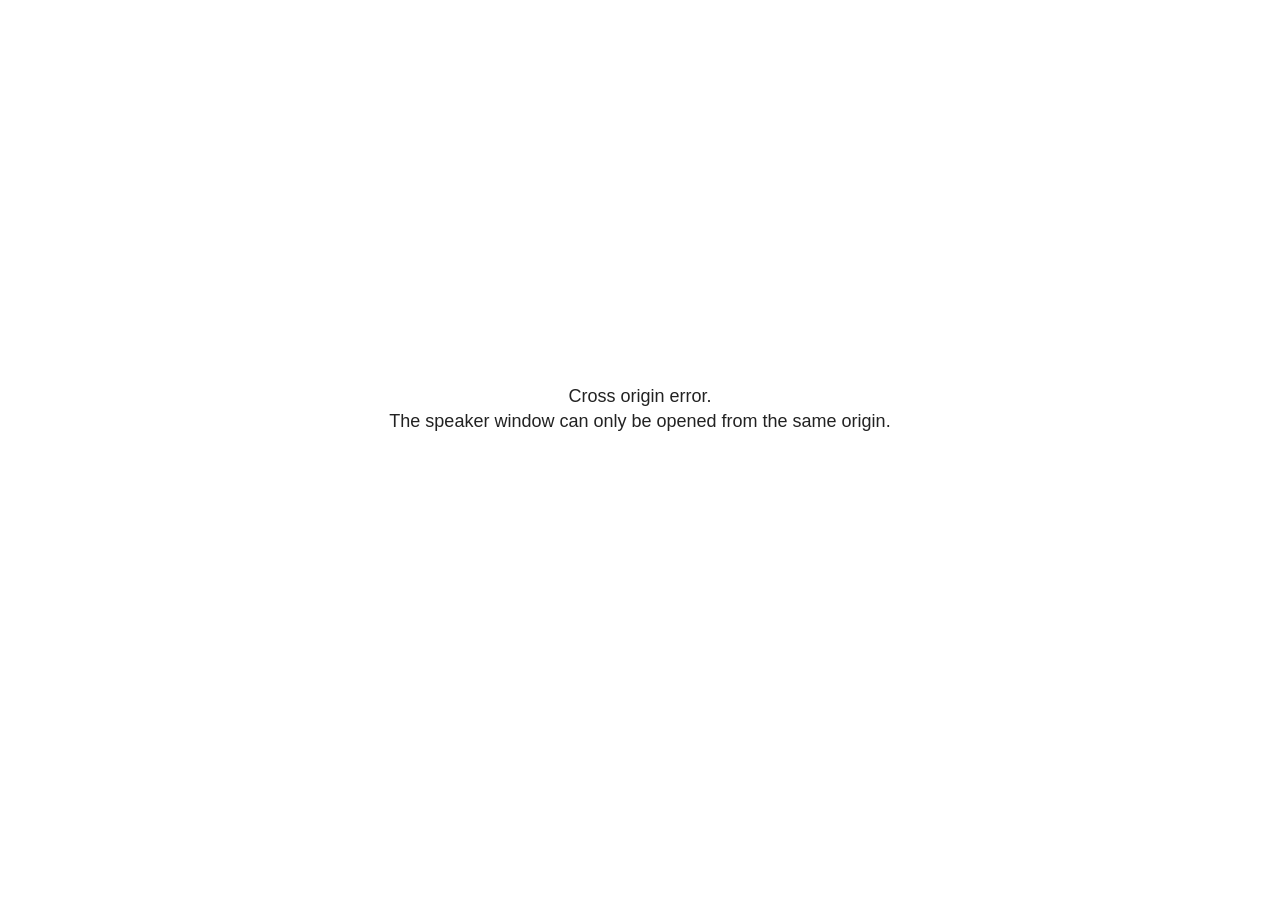
<file: site_libs/revealjs/plugin/notes/speaker-view.html>
<!--
	NOTE: You need to build the notes plugin after making changes to this file.
-->
<html lang="en">
	<head>
		<meta charset="utf-8">

		<title>reveal.js - Speaker View</title>

		<style>
			body {
				font-family: Helvetica;
				font-size: 18px;
			}

			#current-slide,
			#upcoming-slide,
			#speaker-controls {
				padding: 6px;
				box-sizing: border-box;
				-moz-box-sizing: border-box;
			}

			#current-slide iframe,
			#upcoming-slide iframe {
				width: 100%;
				height: 100%;
				border: 1px solid #ddd;
			}

			#current-slide .label,
			#upcoming-slide .label {
				position: absolute;
				top: 10px;
				left: 10px;
				z-index: 2;
			}

			#connection-status {
				position: absolute;
				top: 0;
				left: 0;
				width: 100%;
				height: 100%;
				z-index: 20;
				padding: 30% 20% 20% 20%;
				font-size: 18px;
				color: #222;
				background: #fff;
				text-align: center;
				box-sizing: border-box;
				line-height: 1.4;
			}

			.overlay-element {
				height: 34px;
				line-height: 34px;
				padding: 0 10px;
				text-shadow: none;
				background: rgba( 220, 220, 220, 0.8 );
				color: #222;
				font-size: 14px;
			}

			.overlay-element.interactive:hover {
				background: rgba( 220, 220, 220, 1 );
			}

			#current-slide {
				position: absolute;
				width: 60%;
				height: 100%;
				top: 0;
				left: 0;
				padding-right: 0;
			}

			#upcoming-slide {
				position: absolute;
				width: 40%;
				height: 40%;
				right: 0;
				top: 0;
			}

			/* Speaker controls */
			#speaker-controls {
				position: absolute;
				top: 40%;
				right: 0;
				width: 40%;
				height: 60%;
				overflow: auto;
				font-size: 18px;
			}

				.speaker-controls-time.hidden,
				.speaker-controls-notes.hidden {
					display: none;
				}

				.speaker-controls-time .label,
				.speaker-controls-pace .label,
				.speaker-controls-notes .label {
					text-transform: uppercase;
					font-weight: normal;
					font-size: 0.66em;
					color: #666;
					margin: 0;
				}

				.speaker-controls-time, .speaker-controls-pace {
					border-bottom: 1px solid rgba( 200, 200, 200, 0.5 );
					margin-bottom: 10px;
					padding: 10px 16px;
					padding-bottom: 20px;
					cursor: pointer;
				}

				.speaker-controls-time .reset-button {
					opacity: 0;
					float: right;
					color: #666;
					text-decoration: none;
				}
				.speaker-controls-time:hover .reset-button {
					opacity: 1;
				}

				.speaker-controls-time .timer,
				.speaker-controls-time .clock {
					width: 50%;
				}

				.speaker-controls-time .timer,
				.speaker-controls-time .clock,
				.speaker-controls-time .pacing .hours-value,
				.speaker-controls-time .pacing .minutes-value,
				.speaker-controls-time .pacing .seconds-value {
					font-size: 1.9em;
				}

				.speaker-controls-time .timer {
					float: left;
				}

				.speaker-controls-time .clock {
					float: right;
					text-align: right;
				}

				.speaker-controls-time span.mute {
					opacity: 0.3;
				}

				.speaker-controls-time .pacing-title {
					margin-top: 5px;
				}

				.speaker-controls-time .pacing.ahead {
					color: blue;
				}

				.speaker-controls-time .pacing.on-track {
					color: green;
				}

				.speaker-controls-time .pacing.behind {
					color: red;
				}

				.speaker-controls-notes {
					padding: 10px 16px;
				}

				.speaker-controls-notes .value {
					margin-top: 5px;
					line-height: 1.4;
					font-size: 1.2em;
				}

			/* Layout selector */
			#speaker-layout {
				position: absolute;
				top: 10px;
				right: 10px;
				color: #222;
				z-index: 10;
			}
				#speaker-layout select {
					position: absolute;
					width: 100%;
					height: 100%;
					top: 0;
					left: 0;
					border: 0;
					box-shadow: 0;
					cursor: pointer;
					opacity: 0;

					font-size: 1em;
					background-color: transparent;

					-moz-appearance: none;
					-webkit-appearance: none;
					-webkit-tap-highlight-color: rgba(0, 0, 0, 0);
				}

				#speaker-layout select:focus {
					outline: none;
					box-shadow: none;
				}

			.clear {
				clear: both;
			}

			/* Speaker layout: Wide */
			body[data-speaker-layout="wide"] #current-slide,
			body[data-speaker-layout="wide"] #upcoming-slide {
				width: 50%;
				height: 45%;
				padding: 6px;
			}

			body[data-speaker-layout="wide"] #current-slide {
				top: 0;
				left: 0;
			}

			body[data-speaker-layout="wide"] #upcoming-slide {
				top: 0;
				left: 50%;
			}

			body[data-speaker-layout="wide"] #speaker-controls {
				top: 45%;
				left: 0;
				width: 100%;
				height: 50%;
				font-size: 1.25em;
			}

			/* Speaker layout: Tall */
			body[data-speaker-layout="tall"] #current-slide,
			body[data-speaker-layout="tall"] #upcoming-slide {
				width: 45%;
				height: 50%;
				padding: 6px;
			}

			body[data-speaker-layout="tall"] #current-slide {
				top: 0;
				left: 0;
			}

			body[data-speaker-layout="tall"] #upcoming-slide {
				top: 50%;
				left: 0;
			}

			body[data-speaker-layout="tall"] #speaker-controls {
				padding-top: 40px;
				top: 0;
				left: 45%;
				width: 55%;
				height: 100%;
				font-size: 1.25em;
			}

			/* Speaker layout: Notes only */
			body[data-speaker-layout="notes-only"] #current-slide,
			body[data-speaker-layout="notes-only"] #upcoming-slide {
				display: none;
			}

			body[data-speaker-layout="notes-only"] #speaker-controls {
				padding-top: 40px;
				top: 0;
				left: 0;
				width: 100%;
				height: 100%;
				font-size: 1.25em;
			}

			@media screen and (max-width: 1080px) {
				body[data-speaker-layout="default"] #speaker-controls {
					font-size: 16px;
				}
			}

			@media screen and (max-width: 900px) {
				body[data-speaker-layout="default"] #speaker-controls {
					font-size: 14px;
				}
			}

			@media screen and (max-width: 800px) {
				body[data-speaker-layout="default"] #speaker-controls {
					font-size: 12px;
				}
			}

		</style>
	</head>

	<body>

		<div id="connection-status">Loading speaker view...</div>

		<div id="current-slide"></div>
		<div id="upcoming-slide"><span class="overlay-element label">Upcoming</span></div>
		<div id="speaker-controls">
			<div class="speaker-controls-time">
				<h4 class="label">Time <span class="reset-button">Click to Reset</span></h4>
				<div class="clock">
					<span class="clock-value">0:00 AM</span>
				</div>
				<div class="timer">
					<span class="hours-value">00</span><span class="minutes-value">:00</span><span class="seconds-value">:00</span>
				</div>
				<div class="clear"></div>

				<h4 class="label pacing-title" style="display: none">Pacing – Time to finish current slide</h4>
				<div class="pacing" style="display: none">
					<span class="hours-value">00</span><span class="minutes-value">:00</span><span class="seconds-value">:00</span>
				</div>
			</div>

			<div class="speaker-controls-notes hidden">
				<h4 class="label">Notes</h4>
				<div class="value"></div>
			</div>
		</div>
		<div id="speaker-layout" class="overlay-element interactive">
			<span class="speaker-layout-label"></span>
			<select class="speaker-layout-dropdown"></select>
		</div>

		<script>

			(function() {

				var notes,
					notesValue,
					currentState,
					currentSlide,
					upcomingSlide,
					layoutLabel,
					layoutDropdown,
					pendingCalls = {},
					lastRevealApiCallId = 0,
					connected = false

				var connectionStatus = document.querySelector( '#connection-status' );

				var SPEAKER_LAYOUTS = {
					'default': 'Default',
					'wide': 'Wide',
					'tall': 'Tall',
					'notes-only': 'Notes only'
				};

				setupLayout();

				let openerOrigin;

				try {
					openerOrigin = window.opener.location.origin;
				}
				catch ( error ) { console.warn( error ) }

				// In order to prevent XSS, the speaker view will only run if its
				// opener has the same origin as itself
				if( window.location.origin !== openerOrigin ) {
					connectionStatus.innerHTML = 'Cross origin error.<br>The speaker window can only be opened from the same origin.';
					return;
				}

				var connectionTimeout = setTimeout( function() {
					connectionStatus.innerHTML = 'Error connecting to main window.<br>Please try closing and reopening the speaker view.';
				}, 5000 );

				window.addEventListener( 'message', function( event ) {

					// Validate the origin of all messages to avoid parsing messages
					// that aren't meant for us. Ignore when running off file:// so
					// that the speaker view continues to work without a web server.
					if( window.location.origin !== event.origin && window.location.origin !== 'file://' ) {
						return
					}

					clearTimeout( connectionTimeout );
					connectionStatus.style.display = 'none';

					var data = JSON.parse( event.data );

					// The overview mode is only useful to the reveal.js instance
					// where navigation occurs so we don't sync it
					if( data.state ) delete data.state.overview;

					// Messages sent by the notes plugin inside of the main window
					if( data && data.namespace === 'reveal-notes' ) {
						if( data.type === 'connect' ) {
							handleConnectMessage( data );
						}
						else if( data.type === 'state' ) {
							handleStateMessage( data );
						}
						else if( data.type === 'return' ) {
							pendingCalls[data.callId](data.result);
							delete pendingCalls[data.callId];
						}
					}
					// Messages sent by the reveal.js inside of the current slide preview
					else if( data && data.namespace === 'reveal' ) {
						if( /ready/.test( data.eventName ) ) {
							// Send a message back to notify that the handshake is complete
							window.opener.postMessage( JSON.stringify({ namespace: 'reveal-notes', type: 'connected'} ), '*' );
						}
						else if( /slidechanged|fragmentshown|fragmenthidden|paused|resumed/.test( data.eventName ) && currentState !== JSON.stringify( data.state ) ) {

							dispatchStateToMainWindow( data.state );

						}
					}

				} );

				/**
				 * Updates the presentation in the main window to match the state
				 * of the presentation in the notes window.
				 */
				const dispatchStateToMainWindow = debounce(( state ) => {
					window.opener.postMessage( JSON.stringify({ method: 'setState', args: [ state ]} ), '*' );
				}, 500);

				/**
				 * Asynchronously calls the Reveal.js API of the main frame.
				 */
				function callRevealApi( methodName, methodArguments, callback ) {

					var callId = ++lastRevealApiCallId;
					pendingCalls[callId] = callback;
					window.opener.postMessage( JSON.stringify( {
						namespace: 'reveal-notes',
						type: 'call',
						callId: callId,
						methodName: methodName,
						arguments: methodArguments
					} ), '*' );

				}

				/**
				 * Called when the main window is trying to establish a
				 * connection.
				 */
				function handleConnectMessage( data ) {

					if( connected === false ) {
						connected = true;

						setupIframes( data );
						setupKeyboard();
						setupNotes();
						setupTimer();
						setupHeartbeat();
					}

				}

				/**
				 * Called when the main window sends an updated state.
				 */
				function handleStateMessage( data ) {

					// Store the most recently set state to avoid circular loops
					// applying the same state
					currentState = JSON.stringify( data.state );

					// No need for updating the notes in case of fragment changes
					if ( data.notes ) {
						notes.classList.remove( 'hidden' );
						notesValue.style.whiteSpace = data.whitespace;
						if( data.markdown ) {
							notesValue.innerHTML = marked( data.notes );
						}
						else {
							notesValue.innerHTML = data.notes;
						}
					}
					else {
						notes.classList.add( 'hidden' );
					}

					// Update the note slides
					currentSlide.contentWindow.postMessage( JSON.stringify({ method: 'setState', args: [ data.state ] }), '*' );
					upcomingSlide.contentWindow.postMessage( JSON.stringify({ method: 'setState', args: [ data.state ] }), '*' );
					upcomingSlide.contentWindow.postMessage( JSON.stringify({ method: 'next' }), '*' );

				}

				// Limit to max one state update per X ms
				handleStateMessage = debounce( handleStateMessage, 200 );

				/**
				 * Forward keyboard events to the current slide window.
				 * This enables keyboard events to work even if focus
				 * isn't set on the current slide iframe.
				 *
				 * Block F5 default handling, it reloads and disconnects
				 * the speaker notes window.
				 */
				function setupKeyboard() {

					document.addEventListener( 'keydown', function( event ) {
						if( event.keyCode === 116 || ( event.metaKey && event.keyCode === 82 ) ) {
							event.preventDefault();
							return false;
						}
						currentSlide.contentWindow.postMessage( JSON.stringify({ method: 'triggerKey', args: [ event.keyCode ] }), '*' );
					} );

				}

				/**
				 * Creates the preview iframes.
				 */
				function setupIframes( data ) {

					var params = [
						'receiver',
						'progress=false',
						'history=false',
						'transition=none',
						'autoSlide=0',
						'backgroundTransition=none'
					].join( '&' );

					var urlSeparator = /\?/.test(data.url) ? '&' : '?';
					var hash = '#/' + data.state.indexh + '/' + data.state.indexv;
					var currentURL = data.url + urlSeparator + params + '&scrollActivationWidth=false&postMessageEvents=true' + hash;
					var upcomingURL = data.url + urlSeparator + params + '&scrollActivationWidth=false&controls=false' + hash;

					currentSlide = document.createElement( 'iframe' );
					currentSlide.setAttribute( 'width', 1280 );
					currentSlide.setAttribute( 'height', 1024 );
					currentSlide.setAttribute( 'src', currentURL );
					document.querySelector( '#current-slide' ).appendChild( currentSlide );

					upcomingSlide = document.createElement( 'iframe' );
					upcomingSlide.setAttribute( 'width', 640 );
					upcomingSlide.setAttribute( 'height', 512 );
					upcomingSlide.setAttribute( 'src', upcomingURL );
					document.querySelector( '#upcoming-slide' ).appendChild( upcomingSlide );

				}

				/**
				 * Setup the notes UI.
				 */
				function setupNotes() {

					notes = document.querySelector( '.speaker-controls-notes' );
					notesValue = document.querySelector( '.speaker-controls-notes .value' );

				}

				/**
				 * We send out a heartbeat at all times to ensure we can
				 * reconnect with the main presentation window after reloads.
				 */
				function setupHeartbeat() {

					setInterval( () => {
						window.opener.postMessage( JSON.stringify({ namespace: 'reveal-notes', type: 'heartbeat'} ), '*' );
					}, 1000 );

				}

				function getTimings( callback ) {

					callRevealApi( 'getSlidesAttributes', [], function ( slideAttributes ) {
						callRevealApi( 'getConfig', [], function ( config ) {
							var totalTime = config.totalTime;
							var minTimePerSlide = config.minimumTimePerSlide || 0;
							var defaultTiming = config.defaultTiming;
							if ((defaultTiming == null) && (totalTime == null)) {
								callback(null);
								return;
							}
							// Setting totalTime overrides defaultTiming
							if (totalTime) {
								defaultTiming = 0;
							}
							var timings = [];
							for ( var i in slideAttributes ) {
								var slide = slideAttributes[ i ];
								var timing = defaultTiming;
								if( slide.hasOwnProperty( 'data-timing' )) {
									var t = slide[ 'data-timing' ];
									timing = parseInt(t);
									if( isNaN(timing) ) {
										console.warn("Could not parse timing '" + t + "' of slide " + i + "; using default of " + defaultTiming);
										timing = defaultTiming;
									}
								}
								timings.push(timing);
							}
							if ( totalTime ) {
								// After we've allocated time to individual slides, we summarize it and
								// subtract it from the total time
								var remainingTime = totalTime - timings.reduce( function(a, b) { return a + b; }, 0 );
								// The remaining time is divided by the number of slides that have 0 seconds
								// allocated at the moment, giving the average time-per-slide on the remaining slides
								var remainingSlides = (timings.filter( function(x) { return x == 0 }) ).length
								var timePerSlide = Math.round( remainingTime / remainingSlides, 0 )
								// And now we replace every zero-value timing with that average
								timings = timings.map( function(x) { return (x==0 ? timePerSlide : x) } );
							}
							var slidesUnderMinimum = timings.filter( function(x) { return (x < minTimePerSlide) } ).length
							if ( slidesUnderMinimum ) {
								message = "The pacing time for " + slidesUnderMinimum + " slide(s) is under the configured minimum of " + minTimePerSlide + " seconds. Check the data-timing attribute on individual slides, or consider increasing the totalTime or minimumTimePerSlide configuration options (or removing some slides).";
								alert(message);
							}
							callback( timings );
						} );
					} );

				}

				/**
				 * Return the number of seconds allocated for presenting
				 * all slides up to and including this one.
				 */
				function getTimeAllocated( timings, callback ) {

					callRevealApi( 'getSlidePastCount', [], function ( currentSlide ) {
						var allocated = 0;
						for (var i in timings.slice(0, currentSlide + 1)) {
							allocated += timings[i];
						}
						callback( allocated );
					} );

				}

				/**
				 * Create the timer and clock and start updating them
				 * at an interval.
				 */
				function setupTimer() {

					var start = new Date(),
					timeEl = document.querySelector( '.speaker-controls-time' ),
					clockEl = timeEl.querySelector( '.clock-value' ),
					hoursEl = timeEl.querySelector( '.hours-value' ),
					minutesEl = timeEl.querySelector( '.minutes-value' ),
					secondsEl = timeEl.querySelector( '.seconds-value' ),
					pacingTitleEl = timeEl.querySelector( '.pacing-title' ),
					pacingEl = timeEl.querySelector( '.pacing' ),
					pacingHoursEl = pacingEl.querySelector( '.hours-value' ),
					pacingMinutesEl = pacingEl.querySelector( '.minutes-value' ),
					pacingSecondsEl = pacingEl.querySelector( '.seconds-value' );

					var timings = null;
					getTimings( function ( _timings ) {

						timings = _timings;
						if (_timings !== null) {
							pacingTitleEl.style.removeProperty('display');
							pacingEl.style.removeProperty('display');
						}

						// Update once directly
						_updateTimer();

						// Then update every second
						setInterval( _updateTimer, 1000 );

					} );


					function _resetTimer() {

						if (timings == null) {
							start = new Date();
							_updateTimer();
						}
						else {
							// Reset timer to beginning of current slide
							getTimeAllocated( timings, function ( slideEndTimingSeconds ) {
								var slideEndTiming = slideEndTimingSeconds * 1000;
								callRevealApi( 'getSlidePastCount', [], function ( currentSlide ) {
									var currentSlideTiming = timings[currentSlide] * 1000;
									var previousSlidesTiming = slideEndTiming - currentSlideTiming;
									var now = new Date();
									start = new Date(now.getTime() - previousSlidesTiming);
									_updateTimer();
								} );
							} );
						}

					}

					timeEl.addEventListener( 'click', function() {
						_resetTimer();
						return false;
					} );

					function _displayTime( hrEl, minEl, secEl, time) {

						var sign = Math.sign(time) == -1 ? "-" : "";
						time = Math.abs(Math.round(time / 1000));
						var seconds = time % 60;
						var minutes = Math.floor( time / 60 ) % 60 ;
						var hours = Math.floor( time / ( 60 * 60 )) ;
						hrEl.innerHTML = sign + zeroPadInteger( hours );
						if (hours == 0) {
							hrEl.classList.add( 'mute' );
						}
						else {
							hrEl.classList.remove( 'mute' );
						}
						minEl.innerHTML = ':' + zeroPadInteger( minutes );
						if (hours == 0 && minutes == 0) {
							minEl.classList.add( 'mute' );
						}
						else {
							minEl.classList.remove( 'mute' );
						}
						secEl.innerHTML = ':' + zeroPadInteger( seconds );
					}

					function _updateTimer() {

						var diff, hours, minutes, seconds,
						now = new Date();

						diff = now.getTime() - start.getTime();

						clockEl.innerHTML = now.toLocaleTimeString( 'en-US', { hour12: true, hour: '2-digit', minute:'2-digit' } );
						_displayTime( hoursEl, minutesEl, secondsEl, diff );
						if (timings !== null) {
							_updatePacing(diff);
						}

					}

					function _updatePacing(diff) {

						getTimeAllocated( timings, function ( slideEndTimingSeconds ) {
							var slideEndTiming = slideEndTimingSeconds * 1000;

							callRevealApi( 'getSlidePastCount', [], function ( currentSlide ) {
								var currentSlideTiming = timings[currentSlide] * 1000;
								var timeLeftCurrentSlide = slideEndTiming - diff;
								if (timeLeftCurrentSlide < 0) {
									pacingEl.className = 'pacing behind';
								}
								else if (timeLeftCurrentSlide < currentSlideTiming) {
									pacingEl.className = 'pacing on-track';
								}
								else {
									pacingEl.className = 'pacing ahead';
								}
								_displayTime( pacingHoursEl, pacingMinutesEl, pacingSecondsEl, timeLeftCurrentSlide );
							} );
						} );
					}

				}

				/**
				 * Sets up the speaker view layout and layout selector.
				 */
				function setupLayout() {

					layoutDropdown = document.querySelector( '.speaker-layout-dropdown' );
					layoutLabel = document.querySelector( '.speaker-layout-label' );

					// Render the list of available layouts
					for( var id in SPEAKER_LAYOUTS ) {
						var option = document.createElement( 'option' );
						option.setAttribute( 'value', id );
						option.textContent = SPEAKER_LAYOUTS[ id ];
						layoutDropdown.appendChild( option );
					}

					// Monitor the dropdown for changes
					layoutDropdown.addEventListener( 'change', function( event ) {

						setLayout( layoutDropdown.value );

					}, false );

					// Restore any currently persisted layout
					setLayout( getLayout() );

				}

				/**
				 * Sets a new speaker view layout. The layout is persisted
				 * in local storage.
				 */
				function setLayout( value ) {

					var title = SPEAKER_LAYOUTS[ value ];

					layoutLabel.innerHTML = 'Layout' + ( title ? ( ': ' + title ) : '' );
					layoutDropdown.value = value;

					document.body.setAttribute( 'data-speaker-layout', value );

					// Persist locally
					if( supportsLocalStorage() ) {
						window.localStorage.setItem( 'reveal-speaker-layout', value );
					}

				}

				/**
				 * Returns the ID of the most recently set speaker layout
				 * or our default layout if none has been set.
				 */
				function getLayout() {

					if( supportsLocalStorage() ) {
						var layout = window.localStorage.getItem( 'reveal-speaker-layout' );
						if( layout ) {
							return layout;
						}
					}

					// Default to the first record in the layouts hash
					for( var id in SPEAKER_LAYOUTS ) {
						return id;
					}

				}

				function supportsLocalStorage() {

					try {
						localStorage.setItem('test', 'test');
						localStorage.removeItem('test');
						return true;
					}
					catch( e ) {
						return false;
					}

				}

				function zeroPadInteger( num ) {

					var str = '00' + parseInt( num );
					return str.substring( str.length - 2 );

				}

				/**
				 * Limits the frequency at which a function can be called.
				 */
				function debounce( fn, ms ) {

					var lastTime = 0,
						timeout;

					return function() {

						var args = arguments;
						var context = this;

						clearTimeout( timeout );

						var timeSinceLastCall = Date.now() - lastTime;
						if( timeSinceLastCall > ms ) {
							fn.apply( context, args );
							lastTime = Date.now();
						}
						else {
							timeout = setTimeout( function() {
								fn.apply( context, args );
								lastTime = Date.now();
							}, ms - timeSinceLastCall );
						}

					}

				}

			})();

		</script>
	</body>
</html>
</file>
<file: site_libs/quarto-html/tippy.css>
.tippy-box[data-animation=fade][data-state=hidden]{opacity:0}[data-tippy-root]{max-width:calc(100vw - 10px)}.tippy-box{position:relative;background-color:#333;color:#fff;border-radius:4px;font-size:14px;line-height:1.4;white-space:normal;outline:0;transition-property:transform,visibility,opacity}.tippy-box[data-placement^=top]>.tippy-arrow{bottom:0}.tippy-box[data-placement^=top]>.tippy-arrow:before{bottom:-7px;left:0;border-width:8px 8px 0;border-top-color:initial;transform-origin:center top}.tippy-box[data-placement^=bottom]>.tippy-arrow{top:0}.tippy-box[data-placement^=bottom]>.tippy-arrow:before{top:-7px;left:0;border-width:0 8px 8px;border-bottom-color:initial;transform-origin:center bottom}.tippy-box[data-placement^=left]>.tippy-arrow{right:0}.tippy-box[data-placement^=left]>.tippy-arrow:before{border-width:8px 0 8px 8px;border-left-color:initial;right:-7px;transform-origin:center left}.tippy-box[data-placement^=right]>.tippy-arrow{left:0}.tippy-box[data-placement^=right]>.tippy-arrow:before{left:-7px;border-width:8px 8px 8px 0;border-right-color:initial;transform-origin:center right}.tippy-box[data-inertia][data-state=visible]{transition-timing-function:cubic-bezier(.54,1.5,.38,1.11)}.tippy-arrow{width:16px;height:16px;color:#333}.tippy-arrow:before{content:"";position:absolute;border-color:transparent;border-style:solid}.tippy-content{position:relative;padding:5px 9px;z-index:1}
</file>
<file: site_libs/quarto-html/quarto-syntax-highlighting-7f8f88aac4f3542376d5c11b86a4c14d.css>
/* quarto syntax highlight colors */
:root {
  --quarto-hl-ot-color: #003B4F;
  --quarto-hl-at-color: #657422;
  --quarto-hl-ss-color: #20794D;
  --quarto-hl-an-color: #5E5E5E;
  --quarto-hl-fu-color: #4758AB;
  --quarto-hl-st-color: #20794D;
  --quarto-hl-cf-color: #003B4F;
  --quarto-hl-op-color: #5E5E5E;
  --quarto-hl-er-color: #AD0000;
  --quarto-hl-bn-color: #AD0000;
  --quarto-hl-al-color: #AD0000;
  --quarto-hl-va-color: #111111;
  --quarto-hl-bu-color: inherit;
  --quarto-hl-ex-color: inherit;
  --quarto-hl-pp-color: #AD0000;
  --quarto-hl-in-color: #5E5E5E;
  --quarto-hl-vs-color: #20794D;
  --quarto-hl-wa-color: #5E5E5E;
  --quarto-hl-do-color: #5E5E5E;
  --quarto-hl-im-color: #00769E;
  --quarto-hl-ch-color: #20794D;
  --quarto-hl-dt-color: #AD0000;
  --quarto-hl-fl-color: #AD0000;
  --quarto-hl-co-color: #5E5E5E;
  --quarto-hl-cv-color: #5E5E5E;
  --quarto-hl-cn-color: #8f5902;
  --quarto-hl-sc-color: #5E5E5E;
  --quarto-hl-dv-color: #AD0000;
  --quarto-hl-kw-color: #003B4F;
}

/* other quarto variables */
:root {
  --quarto-font-monospace: SFMono-Regular, Menlo, Monaco, Consolas, "Liberation Mono", "Courier New", monospace;
}

/* syntax highlight based on Pandoc's rules */
pre > code.sourceCode > span {
  color: #003B4F;
}

code.sourceCode > span {
  color: #003B4F;
}

div.sourceCode,
div.sourceCode pre.sourceCode {
  color: #003B4F;
}

/* Normal */
code span {
  color: #003B4F;
}

/* Alert */
code span.al {
  color: #AD0000;
  font-style: inherit;
}

/* Annotation */
code span.an {
  color: #5E5E5E;
  font-style: inherit;
}

/* Attribute */
code span.at {
  color: #657422;
  font-style: inherit;
}

/* BaseN */
code span.bn {
  color: #AD0000;
  font-style: inherit;
}

/* BuiltIn */
code span.bu {
  font-style: inherit;
}

/* ControlFlow */
code span.cf {
  color: #003B4F;
  font-weight: bold;
  font-style: inherit;
}

/* Char */
code span.ch {
  color: #20794D;
  font-style: inherit;
}

/* Constant */
code span.cn {
  color: #8f5902;
  font-style: inherit;
}

/* Comment */
code span.co {
  color: #5E5E5E;
  font-style: inherit;
}

/* CommentVar */
code span.cv {
  color: #5E5E5E;
  font-style: italic;
}

/* Documentation */
code span.do {
  color: #5E5E5E;
  font-style: italic;
}

/* DataType */
code span.dt {
  color: #AD0000;
  font-style: inherit;
}

/* DecVal */
code span.dv {
  color: #AD0000;
  font-style: inherit;
}

/* Error */
code span.er {
  color: #AD0000;
  font-style: inherit;
}

/* Extension */
code span.ex {
  font-style: inherit;
}

/* Float */
code span.fl {
  color: #AD0000;
  font-style: inherit;
}

/* Function */
code span.fu {
  color: #4758AB;
  font-style: inherit;
}

/* Import */
code span.im {
  color: #00769E;
  font-style: inherit;
}

/* Information */
code span.in {
  color: #5E5E5E;
  font-style: inherit;
}

/* Keyword */
code span.kw {
  color: #003B4F;
  font-weight: bold;
  font-style: inherit;
}

/* Operator */
code span.op {
  color: #5E5E5E;
  font-style: inherit;
}

/* Other */
code span.ot {
  color: #003B4F;
  font-style: inherit;
}

/* Preprocessor */
code span.pp {
  color: #AD0000;
  font-style: inherit;
}

/* SpecialChar */
code span.sc {
  color: #5E5E5E;
  font-style: inherit;
}

/* SpecialString */
code span.ss {
  color: #20794D;
  font-style: inherit;
}

/* String */
code span.st {
  color: #20794D;
  font-style: inherit;
}

/* Variable */
code span.va {
  color: #111111;
  font-style: inherit;
}

/* VerbatimString */
code span.vs {
  color: #20794D;
  font-style: inherit;
}

/* Warning */
code span.wa {
  color: #5E5E5E;
  font-style: italic;
}

.prevent-inlining {
  content: "</";
}

/*# sourceMappingURL=789ad8cd35626ba772517505b42a116e.css.map */
</file>
<file: custom.css>
@import url('https://fonts.googleapis.com/css2?family=Geist:wght@100..900&family=Geist+Mono:wght@100..900&display=swap');

body {
  font-family: 'Geist', system-ui, sans-serif;
}

code, pre, kbd, samp {
  font-family: 'Geist Mono', ui-monospace, monospace;
}

:root {
  --color-deepnavy:  #2C3E50;
  --color-warmtaupe: #C4A57B;
  --color-softsage:  #7A9B9E;
  --color-cream:     #F5F1E8;
  --color-warmgrey:  #8B7B6B;
}

.reveal,
.reveal p,
.reveal li,
.reveal td,
.reveal th,
.reveal blockquote {
  font-family: 'Geist', system-ui, sans-serif;
  letter-spacing: -0.01em;
  line-height: 1.65;
  text-rendering: optimizeLegibility;
}

.reveal h1,
.reveal h2,
.reveal h3,
.reveal h4 {
  font-family: 'Geist', system-ui, sans-serif;
  font-weight: 600;
  letter-spacing: -0.03em;
  color: var(--color-deepnavy);
}

.reveal code,
.reveal pre,
.reveal pre code {
  font-family: 'Geist Mono', ui-monospace, monospace;
  letter-spacing: 0;
}

.reveal a {
  color: var(--color-softsage);
  text-decoration: underline;
}
.reveal a:hover {
  color: var(--color-warmtaupe);
}

.reveal blockquote {
  border-left: 3px solid var(--color-warmtaupe);
  padding-left: 1em;
  color: var(--color-warmgrey);
  font-style: italic;
  background: none;
  box-shadow: none;
}

.reveal .slides section {
  font-size: 0.72em;
}

.reveal pre {
  font-size: 0.68em;
  line-height: 1.40;
}

.reveal table {
  font-size: 0.70em;
}

.reveal h2 {
  font-size: 1.45em;
  margin-bottom: 0.5em;
}

.reveal h3 {
  font-size: 1.15em;
}

.reveal ul,
.reveal ol {
  line-height: 1.55;
}

.reveal .callout {
  font-size: 0.82em;
  border-left-color: var(--color-warmtaupe);
}
.reveal .callout-tip {
  border-left-color: var(--color-softsage) !important;
}

.reveal .slide-number,
.reveal .slide-number a {
  text-decoration: none;
  color: var(--color-warmgrey);
}
.reveal .footer {
  font-size: 0.55em;
  color: var(--color-warmgrey);
  letter-spacing: -0.01em;
}

.reveal .cell-output pre,
.reveal .cell-output-stdout pre,
.reveal .cell-output-stderr pre {
  font-size: 0.55em;
  line-height: 1.3;
  max-height: 60vh;
  overflow: auto;
}

.reveal .cell .gt_table {
  font-size: 0.55em !important;
}

.reveal .columns {
  display: flex;
  gap: 0.8em;
  align-items: flex-start;
}

.reveal .column pre {
  font-size: 0.62em;
}
</file>
